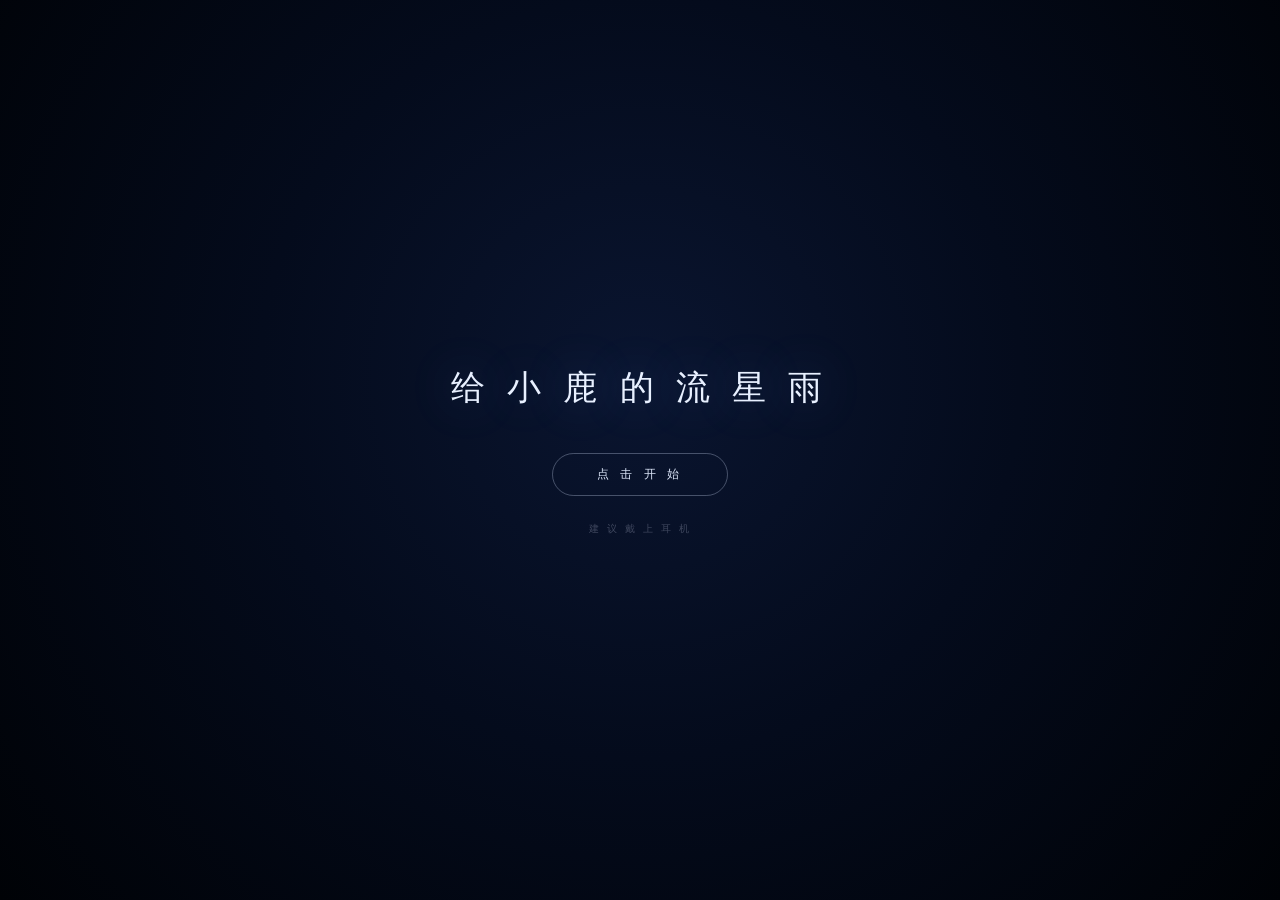
<file: index.html>
<!doctype html>
<html lang="zh-CN">
<head>
<meta charset="utf-8">
<meta name="viewport" content="width=device-width,initial-scale=1,viewport-fit=cover">
<title>给 小鹿 的流星雨</title>
<meta property="og:type" content="website">
<meta property="og:title" content="给小鹿的流星雨">
<meta property="og:description" content="愿你的十九岁，像这一刻流星一样闪耀。">
<meta property="og:image" content="https://liu-star897.github.io/og.png">
<meta property="og:image:width" content="1200">
<meta property="og:image:height" content="630">
<meta property="og:url" content="https://liu-star897.github.io/">
<meta name="twitter:card" content="summary_large_image">
<meta name="twitter:image" content="https://liu-star897.github.io/og.png">
<meta name="description" content="愿你的十九岁，像这一刻流星一样闪耀。">
<link rel="icon" href="data:image/svg+xml,%3Csvg xmlns='http://www.w3.org/2000/svg' viewBox='0 0 32 32'%3E%3Ctext y='24' font-size='24'%3E%E2%9C%A8%3C/text%3E%3C/svg%3E">
<style>
*{margin:0;padding:0;box-sizing:border-box}
html,body{height:100%;overflow:hidden;background:#000206}
body{font-family:-apple-system,"PingFang SC","Microsoft YaHei",sans-serif;color:#e8eaf2;-webkit-font-smoothing:antialiased}
#cv{position:fixed;inset:0;display:block;width:100%;height:100%}

/* ---------- 输入 ---------- */
#gate{
  position:fixed;inset:0;z-index:6;
  display:flex;flex-direction:column;align-items:center;justify-content:center;
  padding:24px;text-align:center;
  transition:opacity .9s ease,transform .9s ease;
}
#gate.gone{opacity:0;transform:scale(1.05);pointer-events:none}
.hint{font-size:12px;letter-spacing:.34em;color:#6f7b9c;margin-bottom:36px}
.field{position:relative;width:min(320px,80vw)}
#dob{
  width:100%;background:transparent;border:0;border-bottom:1px solid rgba(214,228,255,.22);
  color:#dce6ff;font-size:25px;letter-spacing:.16em;text-align:center;
  padding:12px 4px;outline:none;font-family:inherit;
  transition:border-color .45s,box-shadow .45s;
}
#dob::placeholder{color:#2f3752;letter-spacing:.14em;font-size:20px}
#dob:focus{border-color:rgba(214,228,255,.6);box-shadow:0 14px 44px -20px rgba(150,190,255,.55)}
#go{
  margin-top:38px;padding:11px 34px;border-radius:999px;cursor:pointer;
  background:transparent;border:1px solid rgba(214,228,255,.22);
  color:#c9d5ee;font-size:12px;letter-spacing:.3em;font-family:inherit;
  transition:.4s;
}
#go:hover{border-color:rgba(214,228,255,.55);background:rgba(214,228,255,.05)}
#err{height:20px;margin-top:16px;font-size:11px;color:#b06b6b;letter-spacing:.12em;opacity:0;transition:.35s}
#err.show{opacity:1}
.shake{animation:shake .45s}
@keyframes shake{
  0%,100%{transform:translateX(0)}20%{transform:translateX(-9px)}
  40%{transform:translateX(8px)}60%{transform:translateX(-5px)}80%{transform:translateX(3px)}
}
.forgot{margin-top:46px;font-size:11px;color:#2c3348;letter-spacing:.1em}
.forgot a{color:#4e5875;cursor:pointer;text-decoration:underline;text-underline-offset:4px}

/* ---------- 标题卡 ---------- */
#card{
  position:fixed;inset:0;z-index:4;
  display:flex;flex-direction:column;align-items:center;justify-content:center;
  padding:24px;text-align:center;
  opacity:0;pointer-events:none;
  transition:opacity 1.2s ease;
}
#card.on{opacity:1;pointer-events:none;transform:none}
#card.on #next{pointer-events:auto}
#card h1{
  font-family:"Songti SC","Noto Serif SC","STSong",Georgia,serif;
  font-weight:400;font-size:clamp(24px,5.8vw,54px);letter-spacing:.15em;
  color:#eaf1ff;margin-bottom:30px;
  text-shadow:0 0 60px rgba(130,175,255,.32);
}
#card .t1{font-size:clamp(13px,2.1vw,17px);letter-spacing:.12em;color:#c3d0ea;margin-bottom:14px}
#card .t2{font-size:clamp(12px,1.9vw,15px);letter-spacing:.12em;color:#9fb0cf;margin-bottom:44px}
#next{
  padding:12px 40px;border-radius:999px;cursor:pointer;font-family:inherit;
  background:transparent;border:1px solid rgba(214,228,255,.28);
  color:#dbe5f8;font-size:12px;letter-spacing:.3em;transition:.4s;
}
#next:hover{border-color:rgba(214,228,255,.65);background:rgba(214,228,255,.06);box-shadow:0 0 40px -12px rgba(150,190,255,.5)}
#card .tip{margin-top:18px;font-size:10px;letter-spacing:.24em;color:#3a4258}

/* 标题卡三段递进 */
#card .c1,#card .c2,#card .c3,#card .c4{
  opacity:0;transform:translateY(14px);
  transition:opacity 2s cubic-bezier(.22,.61,.36,1),transform 2s cubic-bezier(.22,.61,.36,1);
}
#card.st1 .c1{opacity:1;transform:none}
#card.st2 .c2{opacity:1;transform:none}
#card.st3 .c3,#card.st3 .c4{opacity:1;transform:none}

/* ---------- 结尾 ---------- */
#final{
  position:fixed;inset:0;z-index:5;pointer-events:none;
  display:flex;flex-direction:column;align-items:center;justify-content:flex-end;
  padding-bottom:13vh;
  opacity:0;transition:opacity 1.8s ease;
}
#final.on{opacity:1}
#final .sub{font-size:12px;letter-spacing:.42em;color:#8fa0c2;margin-bottom:12px}
#final .sub2{font-size:10px;letter-spacing:.3em;color:#4d5776}
#save{
  margin-top:24px;padding:10px 26px;border-radius:999px;cursor:pointer;font-family:inherit;
  background:transparent;border:1px solid rgba(214,228,255,.18);
  color:#93a4c6;font-size:11px;letter-spacing:.26em;
  opacity:0;pointer-events:none;
  transition:opacity 1s ease .12s,border-color .4s,color .4s,background .4s;
}
#final.on #save{opacity:1;pointer-events:auto}
#save:hover{border-color:rgba(214,228,255,.55);color:#dbe5f8;background:rgba(214,228,255,.05)}

#shot{
  position:fixed;inset:0;z-index:12;display:none;
  flex-direction:column;align-items:center;justify-content:center;gap:14px;
  padding:20px;background:rgba(2,4,10,.94);
}
#shot.on{display:flex}
#shot img{max-width:100%;max-height:74vh;border-radius:8px;box-shadow:0 26px 70px -24px #000;background:#000206}
#shot .shot-tip{font-size:11px;letter-spacing:.2em;color:#6f7b9c;text-align:center;line-height:2}
#shot .shot-go{
  margin-top:2px;padding:9px 26px;border-radius:999px;cursor:pointer;font-family:inherit;
  background:transparent;border:1px solid rgba(214,228,255,.24);color:#c9d5ee;
  font-size:11px;letter-spacing:.24em;transition:.35s;
}
#shot .shot-go:hover{border-color:rgba(214,228,255,.6);background:rgba(214,228,255,.06)}

#fade{position:fixed;inset:0;z-index:9;background:#000206;opacity:0;pointer-events:none;transition:opacity 1.9s ease}
#fade.on{opacity:1}

/* 主会场：嵌在同一个页面里切过来，音乐才能接着用户那次点击自己响 */
#hall{position:fixed;inset:0;width:100%;height:100%;border:0;background:#05070f;
      opacity:0;pointer-events:none;transition:opacity .9s ease;z-index:5}
#hall.on{opacity:1;pointer-events:auto}
#hmusic{position:fixed;right:max(14px,3vw);top:max(14px,3vh);width:42px;height:42px;
      border-radius:50%;display:none;align-items:center;justify-content:center;
      background:rgba(10,14,26,.6);border:1px solid rgba(255,206,150,.35);
      color:#ffdca8;font-size:17px;line-height:1;cursor:pointer;z-index:6;
      font-family:serif;-webkit-tap-highlight-color:transparent;
      transition:background .3s,border-color .3s,opacity .3s}
#hmusic:hover{background:rgba(30,20,10,.8);border-color:rgba(255,214,160,.7)}
#hmusic.on{display:flex}
#hmusic.muted{opacity:.45}
#skip{
  position:fixed;right:22px;bottom:20px;z-index:8;display:none;
  font-size:11px;letter-spacing:.22em;color:#39415a;cursor:pointer;padding:8px;
  transition:color .3s;
}
#skip:hover{color:#7d88a8}

/* ---------- 点击开始 ---------- */
#tap{
  position:fixed;inset:0;z-index:7;
  display:flex;flex-direction:column;align-items:center;justify-content:center;
  padding:24px;text-align:center;cursor:pointer;
  background:radial-gradient(circle at 50% 42%,#0a1530 0%,#040b1c 46%,#000206 100%);
  transition:opacity .9s ease;
}
#tap.gone{opacity:0;pointer-events:none}
.tap-t{
  font-family:"Songti SC","Noto Serif SC","STSong",Georgia,serif;
  font-weight:400;font-size:clamp(19px,4.4vw,34px);letter-spacing:.2em;
  color:#e8f0ff;margin-bottom:42px;text-shadow:0 0 50px rgba(130,175,255,.3);
}
.tap-b{
  padding:12px 44px;border-radius:999px;border:1px solid rgba(214,228,255,.3);
  color:#dbe5f8;font-size:12px;letter-spacing:.34em;transition:.4s;
}
#tap:hover .tap-b{border-color:rgba(214,228,255,.7);background:rgba(214,228,255,.07)}
.tap-s{margin-top:26px;font-size:10px;letter-spacing:.26em;color:#3f475e}

/* ---------- 可点的星 ---------- */
#stars{position:fixed;inset:0;z-index:3;pointer-events:none}
.wstar{
  position:absolute;width:72px;height:72px;margin:-36px 0 0 -36px;border-radius:50%;
  pointer-events:auto;cursor:pointer;
  opacity:0;transform:scale(.6);
  transition:opacity 1.6s ease, transform .9s cubic-bezier(.22,.61,.36,1);
}
.wstar.show{opacity:1;transform:scale(1)}
.wstar:hover{transform:scale(1.3)}
.wstar::before{
  content:"";position:absolute;inset:0;border-radius:50%;
  background:radial-gradient(circle,rgba(255,255,255,.85) 0%,rgba(200,226,255,.36) 17%,rgba(150,190,255,.09) 40%,rgba(150,190,255,0) 68%);
  animation:tw 3.8s ease-in-out infinite;
}
.wstar::after{
  content:"";position:absolute;left:50%;top:50%;width:3.6px;height:3.6px;margin:-1.8px 0 0 -1.8px;
  border-radius:50%;background:#fff;
  box-shadow:0 0 14px 4px rgba(208,230,255,.62);
}
@keyframes tw{0%,100%{opacity:.5}50%{opacity:1}}

/* 一直没被点开，就慢慢转暖黄，等人来碰 */
.wstar.warm::before{
  background:radial-gradient(circle,rgba(255,246,214,.92) 0%,rgba(255,216,146,.46) 18%,rgba(255,196,112,.11) 42%,rgba(255,186,96,0) 70%) !important;
  animation:tw 2.4s ease-in-out infinite;
}
.wstar.warm::after{
  background:#fff6dc;
  box-shadow:0 0 18px 6px rgba(255,206,132,.8);
}

/* ---------- 祝福卡 ---------- */
#wish{
  position:fixed;inset:0;z-index:7;display:flex;align-items:center;justify-content:center;
  padding:24px;background:rgba(1,4,12,.55);
  opacity:0;pointer-events:none;transition:opacity .55s ease;
}
#wish.on{opacity:1;pointer-events:auto}
.wish-card{
  width:min(520px,82vw);padding:44px 40px;border-radius:20px;
  background:rgba(6,11,24,.93);border:1px solid rgba(206,228,255,.18);
  box-shadow:0 34px 96px -34px rgba(80,130,220,.55);text-align:center;
  transform:translateY(10px) scale(.98);
  transition:transform .65s cubic-bezier(.22,.61,.36,1);
  backdrop-filter:blur(8px);
}
#wish.on .wish-card{transform:none}
#wish-text{font-size:clamp(15px,2.1vw,19px);line-height:2.05;letter-spacing:.05em;color:#e8f0ff}
.wish-tip{margin-top:24px;font-size:10px;letter-spacing:.26em;color:#485272}

/* ---------- 音乐 ---------- */
#music{
  position:fixed;right:22px;top:20px;z-index:8;width:42px;height:42px;border-radius:50%;
  display:none;align-items:center;justify-content:center;cursor:pointer;
  border:1px solid rgba(214,228,255,.18);background:rgba(10,18,36,.35);
  color:#8fa0c2;font-size:15px;line-height:1;font-family:inherit;
  backdrop-filter:blur(4px);transition:.45s;
}
#music:not(.on){animation:musicHint 3.4s ease-in-out infinite}
@keyframes musicHint{0%,100%{opacity:.5}50%{opacity:1}}
#music:hover{border-color:rgba(214,228,255,.5);color:#dbe5f8}
#music.on{color:#ffe6c2;border-color:rgba(255,220,170,.45);box-shadow:0 0 26px -8px rgba(255,215,160,.6)}
</style>
</head>
<body>
<canvas id="cv"></canvas>

<div id="tap">
  <p class="tap-t">给 小 鹿 的 流 星 雨</p>
  <div class="tap-b">点 击 开 始</div>
  <p class="tap-s">建 议 戴 上 耳 机</p>
</div>

<div id="gate">
  <p class="hint">请 输 入 一 个 日 期</p>
  <div class="field">
    <input id="dob" inputmode="numeric" autocomplete="off" spellcheck="false" placeholder="YYYY-MM-DD" maxlength="10">
  </div>
  <button id="go">进 入</button>
  <p id="err">再想想，不是这个日子</p>
  <p class="forgot">想不起来了？<a id="tip">给你一点提示</a></p>
</div>

<div id="card">
  <h1 class="c1">给 小 鹿 的 流 星 雨</h1>
  <p class="t1 c2">愿你的十九岁，像这一刻流星一样闪耀。</p>
  <p class="t2 c3">好事追着你，幸运围着你。</p>
  <button id="next" class="c4">继 续</button>
  <p class="tip c4">点 击 看 下 一 页</p>
</div>

<div id="final">
  <p class="sub" id="sub1"></p>
  <p class="sub2" id="sub2"></p>
  <button id="save">保 存 这 一 张</button>
</div>

<div id="shot">
  <img alt="这一张">
  <p class="shot-tip">长按图片可以保存到相册<br>电脑上就右键另存为</p>
  <button class="shot-go" id="shot-go">去 下 一 页 →</button>
</div>

<div id="stars">
  <span class="wstar" data-i="0" style="left:8%;top:13%"></span>
  <span class="wstar" data-i="1" style="left:38%;top:7%"></span>
  <span class="wstar" data-i="2" style="left:90%;top:16%"></span>
  <span class="wstar" data-i="3" style="left:66%;top:29%"></span>
  <span class="wstar" data-i="4" style="left:17%;top:72%"></span>
  <span class="wstar" data-i="5" style="left:88%;top:76%"></span>
</div>

<div id="wish">
  <div class="wish-card">
    <p id="wish-text"></p>
    <p class="wish-tip">点空白处关掉</p>
  </div>
</div>

<div id="fade"></div>
<div id="skip">跳 过 →</div>
<div id="music">♪</div>
<audio id="bgm" src="bgm/9-teen.mp3?v=3" preload="auto" loop playsinline></audio>
<iframe id="hall" src="home.html" title="夜市" allow="autoplay"></iframe>
<audio id="hallBgm" src="bgm/me-you-128.mp3" preload="auto" loop></audio>
<button id="hmusic" title="音乐">♪</button>

<script>
var CONFIG = {
  needCode: false,
  answer: "20071206",
  sub1: "2007.12.06",
  sub2: "生 日 快 乐 · 第 十 九 个 冬 天",
  home: "home.html",
  wishes: [
    "生日快乐，葛成璐。",
    "愿你所求皆有回应，所行皆有归处。",
    "这一年累了就停一停，没人催你。",
    "好事会一件一件追上你的。",
    "每一个认识你的人，都认为这是一件幸运的事。",
    "十九岁的冬天，也要天天开心。"
  ],
  WARP: 1.6,
  RAIN: 5.8,
  BURST: 23
};

(function(){
  var cv = document.getElementById("cv");
  var ctx = cv.getContext("2d", { alpha: false });
  var W = 0, H = 0, DPR = 1;
  var bgCv = null;

  var twinkle = [], warp = [], meteors = [], parts = [], trails = [];
  var phase = "init", tPhase = 0, lastMs = 0;
  var spawnAcc = 0;
  var hold = false;

  var RAD = Math.PI * 0.655;

  /* ---------- 尺寸与静态背景 ---------- */
  function resize(){
    DPR = Math.min(2, window.devicePixelRatio || 1);
    W = window.innerWidth; H = window.innerHeight;
    cv.width = Math.round(W * DPR);
    cv.height = Math.round(H * DPR);
    ctx.setTransform(DPR, 0, 0, DPR, 0, 0);
    buildBG();
    buildTwinkle();
  }

  function buildBG(){
    bgCv = document.createElement("canvas");
    bgCv.width = cv.width; bgCv.height = cv.height;
    var b = bgCv.getContext("2d");
    b.setTransform(DPR, 0, 0, DPR, 0, 0);

    var g = b.createRadialGradient(W * 0.52, H * 0.38, 0, W * 0.52, H * 0.38, Math.max(W, H) * 1.08);
    g.addColorStop(0, "#0a1530");
    g.addColorStop(0.42, "#040b1c");
    g.addColorStop(1, "#000206");
    b.fillStyle = g;
    b.fillRect(0, 0, W, H);

    /* 星云斑 */
    for (var k = 0; k < 3; k++){
      var nx = W * (0.2 + Math.random() * 0.6);
      var ny = H * (0.1 + Math.random() * 0.5);
      var nr = Math.max(W, H) * (0.18 + Math.random() * 0.22);
      var ng = b.createRadialGradient(nx, ny, 0, nx, ny, nr);
      ng.addColorStop(0, "rgba(70,96,180,0.055)");
      ng.addColorStop(0.55, "rgba(50,70,150,0.022)");
      ng.addColorStop(1, "rgba(20,30,80,0)");
      b.fillStyle = ng;
      b.fillRect(0, 0, W, H);
    }

    b.globalCompositeOperation = "lighter";

    /* 银河带 */
    var ax = W * 0.08, ay = -H * 0.08, bx = W * 1.02, by = H * 1.08;
    var ang = Math.atan2(by - ay, bx - ax);
    var px = Math.cos(ang + Math.PI / 2), py = Math.sin(ang + Math.PI / 2);
    var n = Math.min(2600, Math.round(W * H / 560));
    for (var i = 0; i < n; i++){
      var t = Math.random();
      var ox = (Math.random() + Math.random() + Math.random() + Math.random() - 2);
      var spread = 42 + Math.random() * 136;
      var x = ax + (bx - ax) * t + px * ox * spread + (Math.random() - .5) * 26;
      var y = ay + (by - ay) * t + py * ox * spread + (Math.random() - .5) * 26;
      var a = 0.016 + Math.random() * 0.085;
      b.beginPath();
      b.arc(x, y, 0.25 + Math.random() * 0.85, 0, 6.2832);
      b.fillStyle = "rgba(176,202,255," + a.toFixed(4) + ")";
      b.fill();
    }

    /* 远景星 */
    var ns = Math.min(1100, Math.round(W * H / 1250));
    for (var j = 0; j < ns; j++){
      var sx = Math.random() * W, sy = Math.random() * H;
      var sr = 0.3 + Math.pow(Math.random(), 3) * 1.5;
      var sa = 0.07 + Math.random() * 0.44;
      b.beginPath();
      b.arc(sx, sy, sr, 0, 6.2832);
      b.fillStyle = "rgba(212,228,255," + sa.toFixed(3) + ")";
      b.fill();
    }

    /* 亮星：光晕 + 十字光芒 */
    var nb = Math.round(Math.min(56, 22 + W * H / 30000));
    for (var q = 0; q < nb; q++){
      var qx = Math.random() * W, qy = Math.random() * H;
      var qr = 0.75 + Math.random() * 0.85;
      var qh = qr * (4.2 + Math.random() * 3.4);
      var hg = b.createRadialGradient(qx, qy, 0, qx, qy, qh);
      hg.addColorStop(0, "rgba(232,242,255,0.62)");
      hg.addColorStop(0.28, "rgba(200,220,255,0.2)");
      hg.addColorStop(1, "rgba(180,205,255,0)");
      b.fillStyle = hg;
      b.beginPath(); b.arc(qx, qy, qh, 0, 6.2832); b.fill();
      b.fillStyle = "rgba(244,250,255,0.95)";
      b.beginPath(); b.arc(qx, qy, qr, 0, 6.2832); b.fill();
      var cl = qr * (5 + Math.random() * 4);
      var cgx = b.createLinearGradient(qx - cl, qy, qx + cl, qy);
      cgx.addColorStop(0, "rgba(198,220,255,0)");
      cgx.addColorStop(0.5, "rgba(226,240,255,0.5)");
      cgx.addColorStop(1, "rgba(198,220,255,0)");
      b.fillStyle = cgx;
      b.fillRect(qx - cl, qy - 0.4, cl * 2, 0.8);
      var cgy = b.createLinearGradient(qx, qy - cl, qx, qy + cl);
      cgy.addColorStop(0, "rgba(198,220,255,0)");
      cgy.addColorStop(0.5, "rgba(226,240,255,0.5)");
      cgy.addColorStop(1, "rgba(198,220,255,0)");
      b.fillStyle = cgy;
      b.fillRect(qx - 0.4, qy - cl, 0.8, cl * 2);
    }
    b.globalCompositeOperation = "source-over";
  }

  function buildTwinkle(){
    twinkle = [];
    var n = Math.min(170, Math.round(W * H / 7500));
    for (var i = 0; i < n; i++){
      twinkle.push({
        x: Math.random() * W, y: Math.random() * H,
        r: 0.55 + Math.random() * 1.3,
        a: 0.26 + Math.random() * 0.6,
        s: 0.5 + Math.random() * 1.4,
        p: Math.random() * 6.2832
      });
    }
  }

  /* ---------- 文字取样 ---------- */
  function textPoints(lines, gap){
    var off = document.createElement("canvas");
    off.width = W; off.height = H;
    var o = off.getContext("2d");
    o.fillStyle = "#fff";
    o.textAlign = "center";
    o.textBaseline = "middle";
    for (var i = 0; i < lines.length; i++){
      var ln = lines[i];
      o.font = "400 " + ln.size + 'px "Songti SC","Noto Serif SC","STSong",Georgia,serif';
      o.fillText(ln.text, W / 2, H / 2 + ln.dy);
    }
    var data = o.getImageData(0, 0, W, H).data;
    var pts = [];
    for (var y = 0; y < H; y += gap){
      for (var x = 0; x < W; x += gap){
        if (data[(y * W + x) * 4 + 3] > 128) pts.push({ x: x, y: y });
      }
    }
    return pts;
  }

  /* ---------- 穿越 ---------- */
  function buildWarp(){
    warp = [];
    for (var i = 0; i < 340; i++){
      warp.push({
        a: Math.random() * 6.2832,
        r: Math.random() * Math.max(W, H) * 0.62 + 6,
        sp: 0.45 + Math.random() * 0.9,
        w: 0.5 + Math.random() * 1.1,
        al: 0.3 + Math.random() * 0.55
      });
    }
  }

  function drawWarp(dt, p){
    var cx = W * 0.5, cy = H * 0.46;
    var boost = 1 + Math.pow(p, 1.7) * 26;
    var lim = Math.max(W, H) * 1.25;
    var fade = p < 0.82 ? 1 : Math.max(0, (1 - p) / 0.18);
    ctx.save();
    ctx.globalCompositeOperation = "lighter";
    ctx.lineCap = "round";
    for (var i = 0; i < warp.length; i++){
      var s = warp[i];
      var pr = s.r;
      s.r += (s.r * 0.10 + 1.4) * s.sp * boost * dt;
      if (s.r > lim){ s.r = Math.random() * 16 + 3; pr = s.r; }
      var cos = Math.cos(s.a), sin = Math.sin(s.a);
      var x = cx + cos * s.r * 1.45, y = cy + sin * s.r;
      var px = cx + cos * pr * 1.45, py = cy + sin * pr;
      var len = Math.hypot(x - px, y - py);
      var a = Math.min(1, (s.r / 150)) * s.al * fade;
      if (len < 2){
        ctx.fillStyle = "rgba(226,238,255," + (a * 0.9).toFixed(3) + ")";
        ctx.beginPath(); ctx.arc(x, y, s.w * 0.9, 0, 6.2832); ctx.fill();
        continue;
      }
      var g = ctx.createLinearGradient(px, py, x, y);
      g.addColorStop(0, "rgba(190,214,255,0)");
      g.addColorStop(0.7, "rgba(206,226,255," + (a * 0.55).toFixed(3) + ")");
      g.addColorStop(1, "rgba(238,246,255," + a.toFixed(3) + ")");
      ctx.strokeStyle = g;
      ctx.lineWidth = s.w;
      ctx.beginPath(); ctx.moveTo(px, py); ctx.lineTo(x, y); ctx.stroke();
    }
    ctx.restore();
  }

  /* ---------- 流星 ---------- */
  function spawnMeteor(){
    var big = Math.random() < 0.05;
    var ang = RAD + (Math.random() - 0.5) * (big ? 0.5 : 0.3);
    var sp = (big ? 780 : 430) + Math.random() * (big ? 600 : 560);
    var x, y;
    var r0 = Math.random();
    if (r0 < 0.30){
      x = Math.random() * W * 1.18 - W * 0.06;
      y = Math.random() * H * 0.92;
    } else if (r0 < 0.78){
      x = Math.random() * (W * 1.25) - W * 0.1;
      y = -30 - Math.random() * H * 0.8;
    } else {
      x = W + 30 + Math.random() * 190;
      y = Math.random() * H * 0.8 - 40;
    }
    var pick = Math.random();
    var col = pick < 0.6 ? [232, 242, 255] : pick < 0.85 ? [206, 232, 255] : [255, 234, 204];
    meteors.push({
      x: x, y: y,
      vx: Math.cos(ang) * sp, vy: Math.sin(ang) * sp,
      len: (big ? 250 : 96) + Math.random() * (big ? 210 : 170),
      w: (big ? 1.8 : 0.95) + Math.random() * (big ? 0.8 : 0.6),
      a: (big ? 0.95 : 0.64) + Math.random() * (big ? 0.05 : 0.22),
      life: 1,
      age: 0,
      dec: (big ? 0.38 : 0.55) + Math.random() * (big ? 0.25 : 0.4),
      big: big, c: col
    });
  }

  function drawMeteors(dt){
    for (var i = meteors.length - 1; i >= 0; i--){
      var m = meteors[i];
      m.x += m.vx * dt; m.y += m.vy * dt;
      m.life -= m.dec * dt;
      m.age += dt;
      if (m.life <= 0 || m.y > H + 360 || m.x < -420){
        if (m.life <= 0 && m.big) trails.push({ x: m.x, y: m.y, vx: m.vx, vy: m.vy, len: m.len, a: 0.12, c: m.c });
        meteors.splice(i, 1);
        continue;
      }
      var sp = Math.hypot(m.vx, m.vy) || 1;
      var ux = m.vx / sp, uy = m.vy / sp;
      var L = m.len * (0.42 + 0.58 * m.life);
      var tx = m.x - ux * L, ty = m.y - uy * L;
      var al = m.a * Math.min(1, m.life * 2.2) * Math.min(1, m.age / 0.18);
      var c = m.c;
      var g = ctx.createLinearGradient(m.x, m.y, tx, ty);
      g.addColorStop(0, "rgba(" + c[0] + "," + c[1] + "," + c[2] + "," + al.toFixed(3) + ")");
      g.addColorStop(0.10, "rgba(" + c[0] + "," + c[1] + "," + c[2] + "," + (al * 0.55).toFixed(3) + ")");
      g.addColorStop(0.42, "rgba(" + c[0] + "," + c[1] + "," + c[2] + "," + (al * 0.24).toFixed(3) + ")");
      g.addColorStop(1, "rgba(" + c[0] + "," + c[1] + "," + c[2] + ",0)");
      ctx.strokeStyle = g;
      ctx.lineWidth = m.w;
      ctx.lineCap = "round";
      ctx.beginPath(); ctx.moveTo(m.x, m.y); ctx.lineTo(tx, ty); ctx.stroke();

      if (m.big){
        var hr = 10;
        var hg = ctx.createRadialGradient(m.x, m.y, 0, m.x, m.y, hr);
        hg.addColorStop(0, "rgba(255,255,255," + (al * 0.85).toFixed(3) + ")");
        hg.addColorStop(0.35, "rgba(206,232,255," + (al * 0.22).toFixed(3) + ")");
        hg.addColorStop(1, "rgba(170,205,255,0)");
        ctx.fillStyle = hg;
        ctx.beginPath(); ctx.arc(m.x, m.y, hr, 0, 6.2832); ctx.fill();
      } else {
        ctx.fillStyle = "rgba(240,247,255," + (al * 0.8).toFixed(3) + ")";
        ctx.beginPath(); ctx.arc(m.x, m.y, Math.max(0.5, m.w * 0.7), 0, 6.2832); ctx.fill();
      }
    }

    for (var k = trails.length - 1; k >= 0; k--){
      var tr = trails[k];
      tr.a -= dt * 0.09;
      if (tr.a <= 0){ trails.splice(k, 1); continue; }
      var s2 = Math.hypot(tr.vx, tr.vy) || 1;
      var ex = tr.x - tr.vx / s2 * tr.len, ey = tr.y - tr.vy / s2 * tr.len;
      var tg = ctx.createLinearGradient(tr.x, tr.y, ex, ey);
      tg.addColorStop(0, "rgba(" + tr.c[0] + "," + tr.c[1] + "," + tr.c[2] + "," + tr.a.toFixed(3) + ")");
      tg.addColorStop(1, "rgba(" + tr.c[0] + "," + tr.c[1] + "," + tr.c[2] + ",0)");
      ctx.strokeStyle = tg;
      ctx.lineWidth = 2.4;
      ctx.beginPath(); ctx.moveTo(tr.x, tr.y); ctx.lineTo(ex, ey); ctx.stroke();
    }
  }

  function rainRate(p){
    var s = Math.sin(Math.PI * Math.pow(Math.min(1, p), 0.8));
    return 6 + 68 * s;
  }

  function stepRain(dt, p){
    spawnAcc += rainRate(p) * dt;
    var guard = 0;
    while (spawnAcc >= 1 && guard++ < 70){
      spawnAcc -= 1;
      if (meteors.length < 560) spawnMeteor();
    }
  }

  /* ---------- 点阵汇聚 ---------- */
  var burstLeaving = false;
  function beginBurst(){
    phase = "burst"; tPhase = 0; burstLeaving = false;
    var w1 = Math.min(W * 0.105, H * 0.135, 112);
    var w2 = Math.min(W * 0.205, H * 0.26, 200);
    var lines = [
      { text: "生日快乐", size: w1, dy: -w2 * 0.60 },
      { text: "葛成璐", size: w2, dy: w2 * 0.47 }
    ];
    var gap = Math.max(3, Math.round(w2 / 50));
    var pts = textPoints(lines, gap);
    while (pts.length > 2400 && gap < 14){
      gap += 1;
      pts = textPoints(lines, gap);
    }

    if (!pts.length) pts = [{ x: W / 2, y: H / 2 }];
    for (var i = pts.length - 1; i > 0; i--){
      var k = Math.floor(Math.random() * (i + 1));
      var tmp = pts[i]; pts[i] = pts[k]; pts[k] = tmp;
    }
    var count = Math.min(pts.length, 2400);
    parts = [];
    for (var n = 0; n < count; n++){
      var edge = Math.random();
      var sx, sy;
      if (edge < 0.42){ sx = Math.random() * W; sy = -20 - Math.random() * 110; }
      else if (edge < 0.71){ sx = W + 20 + Math.random() * 110; sy = Math.random() * H; }
      else if (edge < 0.9){ sx = -20 - Math.random() * 110; sy = Math.random() * H; }
      else { sx = Math.random() * W; sy = H + 20 + Math.random() * 110; }
      parts.push({
        x: sx, y: sy, sx: sx, sy: sy,
        tx: pts[n].x, ty: pts[n].y,
        r: Math.random() * 1.25 + 0.45,
        d: Math.random() * 0.38
      });
    }
    if (navigator.vibrate) { try { navigator.vibrate(16); } catch (e) {} }

  }

  function easeOut(t){ return 1 - Math.pow(1 - t, 3); }

  /* ---------- 主循环 ---------- */
  function render(dt, now){
    ctx.drawImage(bgCv, 0, 0, W, H);

    ctx.save();
    ctx.globalCompositeOperation = "lighter";
    for (var i = 0; i < twinkle.length; i++){
      var s = twinkle[i];
      var al = s.a * (0.45 + 0.55 * (0.5 + 0.5 * Math.sin(now * s.s + s.p)));
      ctx.beginPath();
      ctx.arc(s.x, s.y, s.r, 0, 6.2832);
      ctx.fillStyle = "rgba(224,236,255," + al.toFixed(3) + ")";
      ctx.fill();
    }
    ctx.restore();

    if (phase === "warp"){
      var p = Math.min(1, tPhase / CONFIG.WARP);
      drawWarp(dt, p);
      if (p >= 1){ phase = "rain"; tPhase = 0; spawnAcc = 0; }
      return;
    }

    if (phase === "rain"){
      var p2 = Math.min(1, tPhase / CONFIG.RAIN);
      stepRain(dt, p2);
      drawMeteors(dt);
      if (p2 >= 1){
        phase = "card"; tPhase = 0;
        showCard();
        document.getElementById("skip").style.display = "block";
      }
      return;
    }

    if (phase === "card"){
      spawnAcc += 4.4 * dt;
      if (spawnAcc >= 1 && meteors.length < 170){ spawnAcc -= 1; spawnMeteor(); }
      drawMeteors(dt);
      return;
    }

    /* burst */
    spawnAcc += 2.4 * dt;
    if (spawnAcc >= 1 && meteors.length < 120){ spawnAcc -= 1; spawnMeteor(); }
    drawMeteors(dt);

    var bp = Math.min(1, tPhase / 2.0);
    ctx.save();
    ctx.globalCompositeOperation = "lighter";
    for (var j = 0; j < parts.length; j++){
      var it = parts[j];
      var prog = Math.max(0, Math.min(1, (bp - it.d) / (1 - it.d)));
      var e = easeOut(prog);
      var px = it.sx + (it.tx - it.sx) * e;
      var py = it.sy + (it.ty - it.sy) * e;
      if (prog <= 0) continue;
      var alpha = (0.25 + 0.62 * e);
      // 汇聚途中拉出短迹
      if (prog < 0.94){
        var tailX = it.sx + (it.tx - it.sx) * Math.max(0, e - 0.06);
        var tailY = it.sy + (it.ty - it.sy) * Math.max(0, e - 0.06);
        ctx.beginPath();
        ctx.moveTo(px, py); ctx.lineTo(tailX, tailY);
        ctx.strokeStyle = "rgba(226,236,255," + (alpha * 0.35).toFixed(3) + ")";
        ctx.lineWidth = it.r * 0.9;
        ctx.stroke();
      }
      ctx.beginPath();
      ctx.arc(px, py, it.r, 0, 6.2832);
      ctx.fillStyle = "rgba(" + (bp > 0.85 ? "255,244,222" : "214,230,255") + "," + alpha.toFixed(3) + ")";
      ctx.fill();
    }
    ctx.restore();

    if (tPhase > 2.1) document.getElementById("final").classList.add("on");
    /* 跳主会场前 2 秒开始把音乐淡掉（只触发一次，否则每帧重置就永远淡不完） */
    if (!hold && !burstLeaving && tPhase > CONFIG.BURST - 2){
      burstLeaving = true;
      stopBgm();
    }
    if (!hold && tPhase > CONFIG.BURST - 1.7){
      document.getElementById("fade").classList.add("on");
    }
    if (!hold && tPhase > CONFIG.BURST){ enterHall(); }
  }

  function loop(ms){
    var now = ms / 1000;
    var dt = lastMs ? Math.min(0.05, now - lastMs) : 0.016;
    lastMs = now;
    tPhase += dt;
    if (hallEntered) return;
    render(dt, now);
    requestAnimationFrame(loop);
  }

  /* ---------- 可点的星 ---------- */
  var wishEl = document.getElementById("wish");
  var wishTextEl = document.getElementById("wish-text");
  var wstarEls = Array.prototype.slice.call(document.querySelectorAll(".wstar"));

  wstarEls.forEach(function(el){
    el.addEventListener("click", function(ev){
      ev.stopPropagation();
      var i = parseInt(el.getAttribute("data-i"), 10) || 0;
      el.classList.remove("warm");
      wishTextEl.textContent = CONFIG.wishes[i % CONFIG.wishes.length];
      wishEl.classList.add("on");
      if (bgmEl && bgmEl.paused) playBgm();
    });
  });
  wishEl.addEventListener("click", function(){ wishEl.classList.remove("on"); });

  /* ---------- 背景音乐（本地 mp3） ---------- */
  var bgmEl = document.getElementById("bgm");
  var bgmTimer = null, bgmArmed = false, bgmStarted = false;


  function setBgmBtn(on){
    var btn = document.getElementById("music");
    if (!btn) return;
    if (on){ btn.classList.add("on"); btn.style.display = "flex"; }
    else { btn.classList.remove("on"); }
  }

  function fadeBgmTo(v, ms, pauseEnd){
    if (!bgmEl) return;
    if (bgmTimer) { clearInterval(bgmTimer); bgmTimer = null; }
    var from = bgmEl.volume, t0 = Date.now();
    bgmTimer = setInterval(function(){
      var k = Math.min(1, (Date.now() - t0) / ms);
      try { bgmEl.volume = Math.max(0, Math.min(1, from + (v - from) * k)); } catch (e) {}
      if (k >= 1){
        clearInterval(bgmTimer); bgmTimer = null;
        if (v <= 0.001 && pauseEnd !== false){ try { bgmEl.pause(); } catch (e) {} }
      }
    }, 50);
  }

  /* 浏览器会拦截无交互的自动播放：失败就等第一次点击/按键 */
  function armBgm(){
    if (bgmArmed) return;
    bgmArmed = true;
    var kick = function(){
      document.removeEventListener("pointerdown", kick);
      document.removeEventListener("touchstart", kick);
      document.removeEventListener("keydown", kick);
      bgmArmed = false;
      if (bgmEl && bgmEl.paused) playBgm();
    };
    document.addEventListener("pointerdown", kick);
    document.addEventListener("touchstart", kick);
    document.addEventListener("keydown", kick);
  }

  /* 直接从音乐第 3 秒开始放（前面那段不要）；先在静音状态下把它缓冲完，再出声 */
  var BGM_START = 3;
  function playBgm(){
    if (!bgmEl) return;
    bgmStarted = true;

    var seek = function(){
      try { if (bgmEl.currentTime < BGM_START - 0.1) bgmEl.currentTime = BGM_START; } catch (e) {}
    };
    if (bgmEl.readyState >= 1) seek();
    else bgmEl.addEventListener("loadedmetadata", seek, { once: true });
    try { bgmEl.volume = 0; } catch (e) {}
    var started = false;
    var begin = function(){
      if (started) return;
      started = true;
      setBgmBtn(true);
      waitBuffered();
    };
    var pr = null;
    try { pr = bgmEl.play(); } catch (e) {}
    if (pr && pr.then) pr.then(begin).catch(function(){ begin(); setBgmBtn(false); armBgm(); });
    else begin();
    /* play() 的 promise 有时会卡在缓冲里不 settle，别让它把后面的流程堵死 */
    setTimeout(begin, 600);
  }

  /* 只要往后够听十几秒就出声，最多等 3 秒；不追求整首缓冲完（浏览器本来就不会整首拉） */
  function waitBuffered(){
    var done = false, iv = 0;
    var reveal = function(){
      if (done) return;
      done = true;
      if (iv) clearInterval(iv);
      try { bgmEl.currentTime = BGM_START; } catch (e) {}
      if (bgmEl.paused){ var p = bgmEl.play(); if (p && p.catch) p.catch(function(){}); }
      fadeBgmTo(0.5, 1200);
    };
    iv = setInterval(function(){
      var d = 0, bf = 0, cur = 0;
      try {
        d = bgmEl.duration || 0;
        cur = bgmEl.currentTime || 0;
        if (bgmEl.buffered.length) bf = bgmEl.buffered.end(bgmEl.buffered.length - 1);
      } catch (e) {}
      /* 当前播放位置往后还有 10 秒余量就够起头了 */
      if (d > 0 && bf >= Math.min(d, cur + 10)) reveal();
    }, 150);
    setTimeout(reveal, 3000);
  }

  function stopBgm(){
    setBgmBtn(false);
    fadeBgmTo(0, 1500);
  }

  document.getElementById("music").addEventListener("click", function(){
    if (!bgmEl) return;
    if (bgmEl.paused) playBgm(); else stopBgm();
  });

  /* ---------- 标题卡三段递进 ---------- */
  var cardEl = document.getElementById("card");
  function showCard(){
    cardEl.classList.add("on");
    setTimeout(function(){ cardEl.classList.add("st1"); }, 300);
    setTimeout(function(){ cardEl.classList.add("st2"); }, 3300);
    setTimeout(function(){ cardEl.classList.add("st3"); }, 6300);
    /* 停一会儿如果一颗都没点，慢慢转暖提醒 */
    setTimeout(warmStars, 12000);
  }

  function warmStars(){
    wstarEls.forEach(function(el, i){
      setTimeout(function(){
        if (!el.classList.contains("warm")) el.classList.add("warm");
      }, i * 700);
    });
  }

  /* ---------- 主会场：同一个页面里切过去，音乐才能自己响 ---------- */
  var hallEntered = false, hallPlaying = false, hallRamp = null;

  function hallRampTo(v, ms){
    var a = document.getElementById("hallBgm");
    if (!a) return;
    if (hallRamp) clearInterval(hallRamp);
    var from = a.volume, steps = Math.max(1, Math.round(ms / 50)), i = 0;
    hallRamp = setInterval(function(){
      i++;
      try { a.volume = Math.min(1, Math.max(0, from + (v - from) * (i / steps))); } catch (e) {}
      if (i >= steps){ clearInterval(hallRamp); hallRamp = null; try { a.volume = v; } catch (e) {} }
    }, 50);
  }

  /* 在手势里先 play 一下再立刻暂停：Safari 要求逐个元素解锁 */
  function armHallBgm(){
    if (hallEntered) return;
    var a = document.getElementById("hallBgm");
    if (!a) return;
    try {
      a.volume = 0;
      var p = a.play();
      /* 解锁完马上按停；但如果这一刻主会场已经开始放了（enterHall 抢先），就别按了 */
      var back = function(){ if (hallEntered) return; try { a.pause(); a.currentTime = 0; a.volume = 0; } catch (e) {} };
      if (p && p.then) p.then(back).catch(function(){});
      else back();
    } catch (e) {}
  }

  function enterHall(){
    if (hallEntered) return;
    hallEntered = true;

    var hall = document.getElementById("hall");
    if (hall) hall.classList.add("on");

    var fade = document.getElementById("fade");
    if (fade) fade.classList.remove("on");

    var skipEl = document.getElementById("skip");
    if (skipEl) skipEl.style.display = "none";
    var mus = document.getElementById("music");
    if (mus) mus.style.display = "none";

    try { document.title = "给 葛成璐 的夜市"; } catch (e) {}

    var a = document.getElementById("hallBgm");
    var btn = document.getElementById("hmusic");
    if (a){
      try { a.currentTime = 0; } catch (e) {}
      try { a.volume = 0; } catch (e) {}
      var p = a.play();
      var ok = function(){
        hallPlaying = true;
        if (btn) btn.classList.add("on");
        hallRampTo(0.4, 1800);
      };
      if (p && p.then) p.then(ok).catch(function(){
        hallPlaying = false;
        /* 万一浏览器还是拦了：按钮照样露出来，别让人以为这页没音乐 */
        if (btn){ btn.classList.add("on"); btn.classList.add("muted"); btn.title = "点一下播放音乐"; }
      });
      else ok();
    }
  }

  (function(){
    var hb = document.getElementById("hmusic");
    if (!hb) return;
    hb.addEventListener("click", function(){
      var a = document.getElementById("hallBgm");
      if (!a) return;
      if (hallPlaying){
        a.pause(); hallPlaying = false; hb.classList.add("muted");
      } else {
        try { a.volume = 0; } catch (e) {}
        var p = a.play();
        var ok = function(){ hallPlaying = true; hb.classList.remove("muted"); hallRampTo(0.4, 900); };
        if (p && p.then) p.then(ok).catch(function(){}); else ok();
      }
    });
  })();

  /* ---------- 小游戏接管音乐：主会场先退场，回来再淡回来 ---------- */
  var hallParked = null;
  function hallDuck(){
    var a = document.getElementById("hallBgm");
    if (!a || hallParked) return;
    hallParked = { v: a.volume, was: !a.paused };
    try { console.log("[hall] duck was=" + hallParked.was); } catch (e) {}
    hallRampTo(0, 420);
    setTimeout(function(){
      if (hallParked && hallParked.was){ try { a.pause(); } catch (e) {} }
    }, 470);
  }
  function hallUnduck(){
    var a = document.getElementById("hallBgm");
    if (!hallParked || !a) return;
    var park = hallParked;
    hallParked = null;
    try { console.log("[hall] unduck was=" + park.was); } catch (e) {}
    if (!park.was) return;
    try { a.volume = 0; } catch (e) {}
    var go = function(){ hallRampTo(park.v, 900); };
    var p = null;
    try { p = a.play(); } catch (e) {}
    if (p && p.then) p.then(go).catch(function(){}); else go();
  }

  /* 小游戏会 postMessage 告诉我们它开始/停止放音乐 */
  function hallIframeInGame(){
    try {
      var h = document.getElementById("hall");
      return !!h && /game\.html/.test(h.contentWindow.location.pathname);
    } catch (e) { return false; }
  }
  window.addEventListener("message", function(e){
    var d = e.data;
    if (!d || typeof d !== "object" || !("dshGameBgm" in d)) return;
    /* 在游戏里关掉游戏音乐 = 此刻安静，别把主会场的曲子顶上来；等回到夜市再淡回来 */
    if (d.dshGameBgm === "on") hallDuck();
    else if (!hallIframeInGame()) hallUnduck();
  });

  /* 兜底：没收到消息时，看 iframe 现在停在哪一页 */
  (function(){
    var hall = document.getElementById("hall");
    if (!hall) return;
    var warm = false;
    function warmGameBgm(){
      if (warm) return;
      warm = true;
      try { var w = new Audio(); w.preload = "auto"; w.src = "bgm/fangcaodi.mp3?v=2"; } catch (e) {}
    }
    function sync(){
      var u = "";
      try { u = hall.contentWindow.location.pathname + hall.contentWindow.location.search; } catch (e) { return; }
      if (/game\.html/.test(u)) hallDuck(); else hallUnduck();
    }
    hall.addEventListener("load", sync);
    hall.addEventListener("load", function(){
      /* 主会场就位后，趁空把游戏的曲子先拉下来，点开就是即时的 */
      setTimeout(warmGameBgm, 2500);
      /* 在 iframe 里点「星星小游戏」的那一下就让它退，不等加载完 */
      try {
        var d = hall.contentDocument;
        if (!d || d.__bgmHooked) return;
        d.__bgmHooked = true;
        d.addEventListener("click", function(e){
          var t = e.target;
          while (t && t !== d){
            if (t.tagName === "A" && /game\.html/.test(t.getAttribute("href") || "")){ hallDuck(); return; }
            t = t.parentNode;
          }
        }, true);
      } catch (e) {}
    });
  })();

  /* ---------- 启动 ---------- */
  function startShow(){
    if (phase !== "gate" && phase !== "init") return;
    phase = "warp"; tPhase = 0;
    buildWarp();
    var gd = document.getElementById("gate");
    gd.classList.add("gone");
    setTimeout(function(){ gd.style.display = "none"; }, 900);
    document.getElementById("skip").style.display = "block";
    setTimeout(function(){
      wstarEls.forEach(function(el, i){
        setTimeout(function(){ el.classList.add("show"); }, i * 160);
      });
    }, 800);
  }

  document.getElementById("skip").addEventListener("click", function(){
    armHallBgm();
    enterHall();
  });

  /* ---------- 把点阵这一张存下来 ---------- */
  (function(){
    var saveBtn = document.getElementById("save");
    var shotEl = document.getElementById("shot");
    var shotImg = shotEl.querySelector("img");
    var shotGo = document.getElementById("shot-go");
    if (!saveBtn || !shotEl || !shotImg) return;

    /* 存下来的图里补上日期（网页上那两行是 DOM，画布上没有） */
    function spacedText(t, str, cx, cy, size, spacing, color){
      t.font = size + 'px -apple-system,"PingFang SC","Microsoft YaHei",sans-serif';
      t.textAlign = "left";
      t.textBaseline = "middle";
      var ws = [], total = 0, i;
      for (i = 0; i < str.length; i++){ ws.push(t.measureText(str[i]).width); total += ws[i]; }
      total += spacing * Math.max(0, str.length - 1);
      var x = cx - total / 2;
      t.fillStyle = color;
      for (i = 0; i < str.length; i++){ t.fillText(str[i], x, cy); x += ws[i] + spacing; }
    }

    function shotUrl(){
      var tmp = document.createElement("canvas");
      tmp.width = cv.width; tmp.height = cv.height;
      var t = tmp.getContext("2d");
      t.drawImage(cv, 0, 0);
      t.setTransform(DPR, 0, 0, DPR, 0, 0);
      spacedText(t, CONFIG.sub1, W / 2, H * 0.775, 15, 6.2, "rgba(152,168,200,0.95)");
      spacedText(t, "生日快乐 · 第十九个冬天", W / 2, H * 0.822, 10.5, 3.4, "rgba(92,104,138,0.95)");
      return tmp.toDataURL("image/png");
    }

    saveBtn.addEventListener("click", function(ev){
      ev.stopPropagation();
      var url;
      try { url = shotUrl(); } catch (e) { return; }
      shotImg.src = url;
      hold = true;
      document.getElementById("fade").classList.remove("on");
      shotEl.classList.add("on");
    });

    shotEl.addEventListener("click", function(ev){
      if (ev.target === shotEl) shotEl.classList.remove("on");
    });

    if (shotGo) shotGo.addEventListener("click", function(ev){
      ev.stopPropagation();
      armHallBgm();
      enterHall();
    });
  })();

  document.getElementById("next").addEventListener("click", function(){
    if (phase !== "card") return;
    wishEl.classList.remove("on");
    if (bgmEl && bgmEl.paused) playBgm();
    document.getElementById("card").classList.remove("on");
    setTimeout(function(){
      document.getElementById("card").style.display = "none";
      beginBurst();
    }, 1000);
  });

  var inp = document.getElementById("dob");
  var err = document.getElementById("err");

  inp.addEventListener("input", function(){
    var v = inp.value.replace(/\D/g, "").slice(0, 8);
    var out = v;
    if (v.length > 4) out = v.slice(0, 4) + "-" + v.slice(4);
    if (v.length > 6) out = v.slice(0, 4) + "-" + v.slice(4, 6) + "-" + v.slice(6);
    inp.value = out;
    err.classList.remove("show");
  });

  function submit(){
    var v = inp.value.replace(/\D/g, "");
    if (v === CONFIG.answer){
      startShow();
    } else {
      err.classList.add("show");
      inp.classList.remove("shake");
      void inp.offsetWidth;
      inp.classList.add("shake");
    }
  }

  document.getElementById("go").addEventListener("click", submit);
  inp.addEventListener("keydown", function(e){ if (e.key === "Enter") submit(); });
  document.getElementById("tip").addEventListener("click", function(){
    document.getElementById("tip").textContent = "2007 年的那个冬天";
  });

  document.getElementById("sub1").textContent = CONFIG.sub1;
  document.getElementById("sub2").textContent = CONFIG.sub2;

  window.addEventListener("resize", resize);
  resize();

  var tapEl = document.getElementById("tap");
  if (tapEl){
    tapEl.addEventListener("click", function(){
      if (tapEl.classList.contains("gone")) return;
      tapEl.classList.add("gone");
      setTimeout(function(){ tapEl.style.display = "none"; }, 950);
      /* 必须在这个点击里立刻起播：晚几秒再播放，浏览器会当成自动播放给拦掉 */
      playBgm();
      /* 同一个手势里顺手把主会场那首也解锁，等下切过去才会自己响 */
      armHallBgm();
      startShow();
    });
  }

  if (CONFIG.needCode){
    phase = "gate";
    tapEl.style.display = "none";
    document.getElementById("skip").style.display = "none";
  } else if (!CONFIG.autoStart){
    phase = "gate";
    tapEl.style.display = "flex";
    document.getElementById("gate").style.display = "none";
    document.getElementById("skip").style.display = "none";
  } else {
    document.getElementById("gate").style.display = "none";
    phase = "init";
    setTimeout(startShow, 320);
  }

  requestAnimationFrame(loop);
})();
</script>
</body>
</html>
</file>
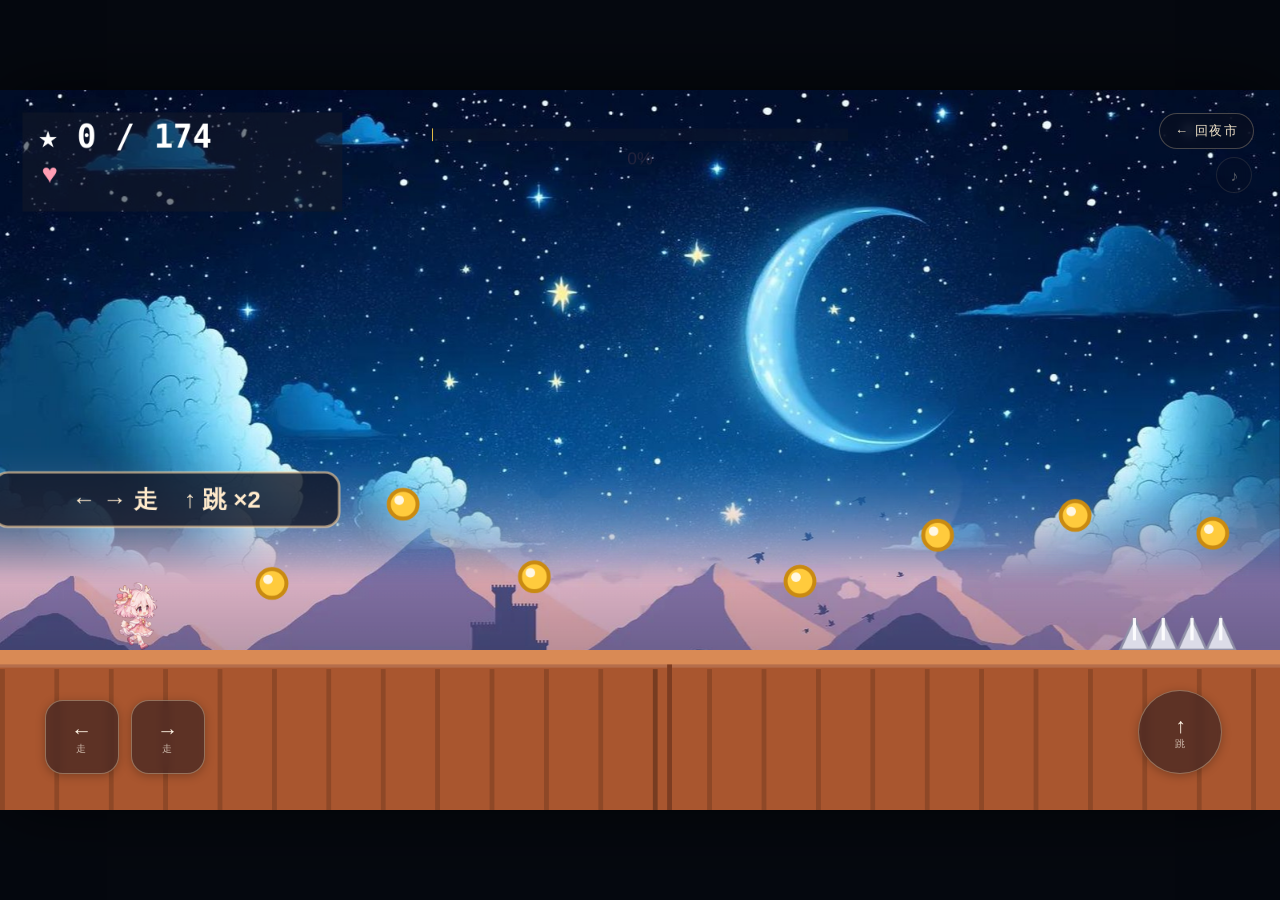
<file: game.html>
<!doctype html>
<html lang="zh-CN">
<head>
<meta charset="utf-8">
<meta name="viewport" content="width=device-width,initial-scale=1,viewport-fit=cover">
<title>星星小游戏</title>
<style>
  *{box-sizing:border-box;margin:0;padding:0;-webkit-tap-highlight-color:transparent}
  html,body{height:100%;overflow:hidden;background:#05080f}
  body{display:flex;align-items:center;justify-content:center;
       font-family:-apple-system,"PingFang SC","Microsoft YaHei",sans-serif;color:#e8eefc}
  #box{position:relative;width:min(100vw,calc(100vh*16/9));height:min(100vh,calc(100vw*9/16));
       background:#0a1020;overflow:hidden;box-shadow:0 0 70px rgba(0,0,0,.65)}
  /* 夜空交给 CSS 图层：由 GPU 合成，比每帧在 canvas 里贴一张大图便宜得多 */
  #sky{position:absolute;inset:0;z-index:0;
       background-image:url("img/bg-sky.jpg?v=3");
       background-size:cover;background-position:center 42%;
       will-change:transform;transform:translateZ(0)}
  /* 山脊单独一层：横向拉满、底部贴住地面，用 background-repeat 循环 */
  #ridge{position:absolute;left:0;right:0;bottom:6%;height:46%;z-index:0;
         background-image:url("img/bg-far.png?v=3");
         background-size:auto 100%;background-repeat:repeat-x;background-color:transparent;
         background-position:0 100%;
         will-change:transform;transform:translateZ(0);
         -webkit-mask-image:linear-gradient(to bottom,rgba(0,0,0,0) 0%,#000 42%);
                 mask-image:linear-gradient(to bottom,rgba(0,0,0,0) 0%,#000 42%)}
  canvas{display:block;width:100%;height:100%;touch-action:none}
  .back{position:absolute;right:2%;top:3.2%;font-size:13px;letter-spacing:.12em;color:#f0e2c8;
        text-decoration:none;padding:8px 15px;border:1px solid rgba(240,220,180,.28);
        border-radius:999px;background:rgba(10,14,26,.5);backdrop-filter:blur(6px);z-index:6}
  .back:active{background:rgba(240,220,180,.16)}
  .mbtn{position:absolute;right:calc(2% + 2px);top:calc(3.2% + 44px);width:36px;height:36px;
        display:flex;align-items:center;justify-content:center;font-size:15px;line-height:1;
        color:#f0e2c8;background:rgba(10,14,26,.5);border:1px solid rgba(240,220,180,.28);
        border-radius:50%;backdrop-filter:blur(6px);z-index:6;cursor:pointer;
        transition:opacity .25s,color .25s,background .2s}
  .mbtn:active{background:rgba(240,220,180,.16)}
  .mbtn.off{opacity:.4}
  #pads{position:absolute;inset:0;pointer-events:none;z-index:5;transition:opacity .3s}
  #pads.hide{opacity:0;pointer-events:none}
  .pad{position:absolute;bottom:5%;width:clamp(54px,8.4vh,74px);height:clamp(54px,8.4vh,74px);
       display:flex;flex-direction:column;align-items:center;justify-content:center;
       font-size:21px;line-height:1;color:#fff6e6;
       background:rgba(18,14,28,.5);border:1px solid rgba(255,236,200,.34);
       border-radius:18px;backdrop-filter:blur(4px);pointer-events:auto;
       user-select:none;-webkit-user-select:none;touch-action:none;
       box-shadow:0 2px 10px rgba(0,0,0,.25);
       transition:transform .07s,background .1s}
  .pad i{font-style:normal;font-size:9.5px;opacity:.68;margin-top:3px;letter-spacing:.12em}
  .pad.on{background:rgba(255,206,140,.5);transform:scale(.93)}
  .pad.l{left:3.5%}
  .pad.r{left:calc(3.5% + clamp(54px,8.4vh,74px) + 12px)}
  .pad.j{right:4.5%;width:clamp(62px,9.6vh,84px);height:clamp(62px,9.6vh,84px);border-radius:50%}
  /* ---------- 通关奖励卡片 ---------- */
  #reward{position:absolute;left:50%;top:50%;transform:translate(-50%,-50%) scale(.97);
          width:min(76%,392px);text-align:center;z-index:7;opacity:0;pointer-events:none;
          transition:opacity .35s,transform .35s}
  #reward.on{opacity:1;pointer-events:auto;transform:translate(-50%,-50%) scale(1)}
  #reward h2{margin:0;font-size:clamp(21px,4.2vh,33px);color:#7a5a3a;letter-spacing:.16em;font-weight:700}
  #reward .stars{margin:9px 0 16px;font-size:clamp(11px,1.7vh,14px);color:#9a7a58}
  #reward .card{padding:16px 16px 14px;border-radius:16px;background:rgba(255,255,255,.95);
                border:1.5px solid #f0c987;box-shadow:0 14px 34px rgba(90,60,30,.16)}
  #reward .card b{display:block;font-size:clamp(14px,2vh,18px);color:#e09a4e;letter-spacing:.12em}
  #reward .card p{margin:8px 0 13px;font-size:clamp(11px,1.65vh,13.5px);color:#a9886a;line-height:1.55}
  #reward .dl{display:inline-block;padding:11px 22px;border-radius:999px;border:0;font-family:inherit;cursor:pointer;
               background:linear-gradient(180deg,#f5b673,#e8944a);color:#fff;text-decoration:none;
               font-size:clamp(12px,1.8vh,14.5px);letter-spacing:.05em;
               box-shadow:0 5px 14px rgba(224,140,60,.32);transition:transform .08s}
  #reward .dl:active{transform:translateY(1px)}
  #reward .dl[disabled]{opacity:.65;cursor:default}
  #reward .sz{display:block;margin-top:9px;font-size:10.5px;color:#c0a68e;line-height:1.5}
  #reward .again{display:block;margin-top:14px;font-size:11.5px;color:rgba(120,90,60,.6)}
</style>
</head>
<body>
<div id="box">
  <a class="back" href="home.html">← 回夜市</a>
  <button class="mbtn" id="mbtn" title="点一下关掉音乐">♪</button>
  <audio id="gameBgm" src="bgm/fangcaodi.mp3?v=2" loop preload="auto" playsinline></audio>
  <div id="sky"></div>
  <div id="ridge"></div>
  <canvas id="cv" style="position:relative;z-index:1"></canvas>
  <div id="reward">
    <h2>你 到 了</h2>
    <div class="stars">一路收下 <span id="rwStars">0</span> / <span id="rwTotal">0</span> 颗星</div>
    <div class="card">
      <b>奖 励</b>
      <p>一份小游戏：《植物大战僵尸》中文版<br>带回家慢慢玩</p>
      <a class="dl" id="dlBtn" href="dl/PvZ-CN.zip" download="植物大战僵尸中文版.zip">下载 · 解压就能玩</a>
      <span class="sz" id="dlNote">32 MB · 存到浏览器的「下载」文件夹</span>
    </div>
    <span class="again">点空白处或按 ↑，再跑一遍</span>
  </div>
  <div id="pads">
    <div class="pad l" data-k="left">←<i>走</i></div>
    <div class="pad r" data-k="right">→<i>走</i></div>
    <div class="pad j" data-k="jump">↑<i>跳</i></div>
  </div>
</div>

<script>
(function(){
"use strict";

/* ==========================================================
   想改这个游戏，基本只动这两块
   ========================================================== */
var CONFIG = {
  gravity: 2400,     // 重力，越大掉得越快、跳得越低
  jump: -780,        // 起跳力度，越负跳得越高
  jumpCut: -260,
  walk: 300,         // 按住方向键走的速度（px/秒）
  clampL: 40,        // 最左边能退到哪
  fallDeath: 720,
  startLives: 1      // 初始几条命（有检查点和加血，所以从一条开始）
};

var LEVEL = {
  len: 36000,        // 整条路多长：36000 ÷ 300 = 120 秒，加上跳障碍约 3 分钟
  cpCount: 3,        // 中途检查点数量
  castle: "奖 励",   // 城堡门口显示的字
  rewardTitle: "奖 励",
  rewardText: "（这里要放的东西，等你说）"
};

/* ==========================================================
   引擎
   ========================================================== */
var cv = document.getElementById("cv");
var ctx = cv.getContext("2d");
var W = 800, H = 450;
var FLOOR = 350;           // 基准地面高度
var LEN = LEVEL.len;

function fit(){
  /* 至少按 2 倍画：画布逻辑尺寸只有 800x450，立绘缩到那个尺寸会糊，
     提高后备缓冲分辨率后同样的绘制单位有更多实际像素 */
  var dpr = Math.max(2, Math.min(window.devicePixelRatio || 1, 2));
  cv.width = Math.round(W * dpr);
  cv.height = Math.round(H * dpr);
  ctx.setTransform(dpr, 0, 0, dpr, 0, 0);
  /* 立绘是缩小的，开平滑才不会碎成马赛克 */
  ctx.imageSmoothingEnabled = true;
  ctx.imageSmoothingQuality = "high";
}
fit();
window.addEventListener("resize", fit);

var playerImg = new Image();
var hasPlayerImg = false;
playerImg.onload = function(){ hasPlayerImg = true; };
playerImg.src = "img/player.png";

/* 天花板贴图：往 img/ceiling.png 里放一张图就会自动替换掉代码画的那套
   （宽度会被横向平铺，高度按 40px 算） */
var ceilImg = new Image();
var hasCeilImg = false;
ceilImg.onload = function(){ hasCeilImg = true; };
ceilImg.src = "img/ceiling.png?v=1";

/* 道具贴图：img/item-life.png / img/item-shield.png 放进去就替换掉代码画的那版 */
var lifeImg = new Image();
var hasLifeImg = false;
lifeImg.onload = function(){ hasLifeImg = true; };
lifeImg.src = "img/item-life.png?v=1";
var shieldImg = new Image();
var hasShieldImg = false;
shieldImg.onload = function(){ hasShieldImg = true; };
shieldImg.src = "img/item-shield.png?v=1";

/* ---------- 贴图槽位：文件放进去就自动替换掉代码画的版本 ---------- */
function slot(src){
  var im = new Image();
  im.ok = false;
  im.onload = function(){ im.ok = true; };
  im.src = src;
  return im;
}
var bgSkyImg = slot("img/bg-sky.jpg");    /* 最远层：夜空 / 星月 */

/* 三张环境贴图：放进去就自动替换掉代码画的渐变，没放就还走渐变（不会白屏）。
   都会按【世界坐标】横向平铺，竖向按要填的高度拉伸。 */
var ugImg = slot("img/underground.png?v=1");   /* 坑 / 地下剖面 */
var waterImg = slot("img/water.png?v=1");      /* 河海面（图里只有水，从水面线往下） */
var cloudSeaImg = slot("img/cloudsea.png?v=1"); /* 天空浮岛脚下的夜空云海 */

var cloudImg = slot("img/cloud.png");     /* 云台（横向拉伸到平台宽度） */
var mobImgs = {
  walk:  slot("img/mob-walk.png"),        /* 红蘑菇：普通巡逻 */
  hop:   slot("img/mob-hop.png"),         /* 橙蘑菇：跳跳菇 */
  armor: slot("img/mob-armor.png"),       /* 铁蘑菇：要踩两下 */
  fly:   slot("img/mob-fly.png")          /* 紫蘑菇：飞行 */
};

/* ---------- 生成整条路：由一块块有高差的地形拼起来 ---------- */
function genWorld(){
  var O = { segs: [], spikes: [], gears: [], plats: [], coins: [], cps: [], enemies: [], items: [], seas: [], sky: [],
            ceil: [], hangs: [], airs: [], end: LEN, endY: FLOOR };
  var x = 0, y = FLOOR, i = 1;
  var lastT = -1;
  var POOL = [0, 1, 2, 3, 4, 5, 6, 7, 8, 9, 11, 12, 13, 14, 15, 15, 16, 16, 17, 17];

  function clampY(v){ return Math.max(FLOOR - 132, Math.min(FLOOR + 58, v)); }

  function pickT(){
    var avail = [];
    for (var k = 0; k < POOL.length; k++) if (POOL[k] !== lastT) avail.push(POOL[k]);
    if (!avail.length) avail = POOL.slice();
    var idx = Math.floor(Math.random() * avail.length);
    lastT = avail[idx];
    return lastT;
  }
  function sg(a, b, yy){ O.segs.push({ x0: a, x1: b, y: yy }); }
  /* 生成阶段的“地面高度”：和运行期的 groundYAt 一样，斜坡按线性插值 */
  function segYat(x){
    for (var k = 0; k < O.segs.length; k++){
      var s = O.segs[k];
      if (x >= s.x0 && x < s.x1){
        if (!s.slope) return s.y;
        var kk = (x - s.x0) / (s.x1 - s.x0);
        return s.y0 + (s.y - s.y0) * kk;
      }
    }
    return null;
  }
  /* 在 a..b 之间从 y0 平滑过渡到 y1：一整段真正的斜坡（高度随 x 线性插值），
     不再用一串小台阶去凑——看着是坡，走起来也是坡 */
  function ramp(a, b, y0, y1){
    O.segs.push({ x0: a, x1: b, y: y1, y0: y0, slope: true });
    return b;
  }
  function cn(cx, cy){ O.coins.push({ x: cx, y: cy }); }
  function arc(x0, n, gap, yy){
    for (var k = 0; k < n; k++){
      var t = n > 1 ? k / (n - 1) : 0.5;
      cn(x0 + k * gap, yy - 42 - Math.sin(t * Math.PI) * 46);
    }
  }
  /* kind: "walk" 普通 | "hop" 跳跳菇 | "armor" 铁头菇(踩不死) | "fly" 飞行菇(悬空) */
  function foe(cx, gy, half, kind){
    var h = half || 110;
    /* 用脚下真实地面兜底：敌人有时候被放在斜坡上，别让它一开始就陷进土里 */
    var gl = segYat(cx + 14);
    if (gl !== null) gy = gl;
    var k = kind || "walk";
    var e = { x: cx, x0: cx - h, x1: cx + h, y: gy - 28, w: 28, h: 28,
              dir: -1, dead: false, kind: k, t: Math.random() * 2, vy: 0 };
    if (k === "fly"){
      /* 飞行菇：悬在地面上方 92，上下轻轻起伏 */
      e.flyBase = gy - 120;
      e.y = e.flyBase;
      e.flyAmp = 14;
      e.fixedY = e.flyBase;
    }
    if (k === "armor") e.w = 30, e.h = 30;
    O.enemies.push(e);
  }
  function item(kind, cx, gy, lift){
    O.items.push({ type: kind, x: cx, y: gy - lift, w: 36, h: 26, got: false, anim: 0 });
  }

  /* 起步：一小段平地当缓冲，走两步就开始上台阶 */
  sg(0, 420, FLOOR);
  arc(170, 3, 82, FLOOR);
  x = 420;

  while (x < LEN - 2800){
    var t = pickT();
    var w = 800;
    var yStart = y;

    if (t === 0){
      /* 平地 + 两只怪，错开 */
      w = 900;
      sg(x, x + w, y);
      arc(x + 110, 5, 86, y);
      foe(x + 520, y);
      foe(x + 790, y, 90, "hop");

    } else if (t === 1){
      /* 三级上台阶 */
      w = 800;
      var ya = clampY(y - 42), yb = clampY(y - 84);
      sg(x, x + 240, y);
      sg(x + 240, x + 500, ya);
      sg(x + 500, x + w, yb);
      cn(x + 310, ya - 46); cn(x + 410, ya - 46);
      cn(x + 570, yb - 46); cn(x + 660, yb - 46);
      y = yb;

    } else if (t === 2){
      /* 高台：一上一下就下来 */
      w = 940;
      var yp = clampY(y - 50);
      sg(x, x + 200, y);
      var r1 = ramp(x + 200, x + 480, y, yp);
      sg(r1, x + 700, yp);
      var r2 = ramp(x + 700, x + w, yp, y);
      arc(x + 330, 4, 92, yp);
      foe(x + 610, yp, 80);

    } else if (t === 3){
      /* 深坑 + 一块固定木板 */
      w = 900;
      var yq = clampY(y + 28);
      sg(x, x + 280, y);
      var r1 = ramp(x + 580, x + 810, y, yq);
      sg(r1, x + w, yq);
      O.plats.push({ x: x + 320, y: y - 84, w: 160, span: 0, sp: 0, ph: 0, kind: "wood" });
      cn(x + 400, y - 142);
      y = yq;

    } else if (t === 4){
      /* 齿轮区：齿轮和尖刺隔开 380 */
      w = 860;
      sg(x, x + w, y);
      O.gears.push({ x: x + 300, y: y - 34, r: 20, span: 0, sp: 0, ph: 0 });
      O.gears.push({ x: x + 470, y: y - 34, r: 17, span: 80, sp: 0.9, ph: i });
      O.spikes.push({ x: x + 700, n: 2 });
      foe(x + 560, y, 70, "fly");
      arc(x + 100, 3, 80, y);

    } else if (t === 5){
      /* 弹簧段：弹簧上面吊着一排很高的币 */
      w = 840;
      sg(x, x + w, y);
      O.items.push({ type: "spring", x: x + 410, y: y - 34, w: 36, h: 34, got: false, anim: 0 });
      for (var sp = 0; sp < 5; sp++) cn(x + 320 + sp * 58, y - 215);
      arc(x + 60, 3, 80, y);

    } else if (t === 6){
      /* 下沉的谷：走下去再走上来 */
      w = 1080;
      var yv = clampY(y + 46);
      sg(x, x + 240, y);
      var r1 = ramp(x + 240, x + 570, y, yv);
      sg(r1, x + 800, yv);
      var r2 = ramp(x + 800, x + w, yv, y);
      foe(x + 430, yv, 100);
      foe(x + 640, yv, 80, "armor");
      for (var v = 0; v < 5; v++) cn(x + 300 + v * 80, yv - 48);

    } else if (t === 7){
      /* 小坑：一跳就过 */
      w = 720;
      sg(x, x + 250, y);
      sg(x + 390, x + w, y);
      cn(x + 320, y - 112);
      cn(x + 250, y - 66);
      cn(x + 390, y - 66);

    } else if (t === 8){
      /* 三级下台阶 */
      w = 800;
      var yd = clampY(y + 42), ye = clampY(y + 84);
      sg(x, x + 240, y);
      sg(x + 240, x + 500, yd);
      sg(x + 500, x + w, ye);
      arc(x + 300, 3, 80, yd);
      y = ye;

    } else if (t === 12){
      /* 天空浮岛：弹簧弹上云路。云台之间间距短、落差小（低处往高处也好跳），
         中间长的一条云路和地面上一样有小怪在巡逻 */
      w = 1760;
      sg(x, x + 240, y);
      sg(x + 1580, x + w, y);
      /* 这一段底下不接土，是空的云海；记下来，drawFloor 别拿紫色岩体去填 */
      O.sky.push({ x0: x + 240, x1: x + 1580 });
      O.items.push({ type: "spring", x: x + 190, y: y - 34, w: 40, h: 34, got: false, anim: 0 });
      var cl = [
        { x: x + 380,  y: y - 118, w: 170 },
        { x: x + 620,  y: y - 158, w: 150 },
        { x: x + 840,  y: y - 118, w: 300 },
        { x: x + 1200, y: y - 158, w: 150 },
        { x: x + 1420, y: y - 118, w: 150 }
      ];
      for (var cc = 0; cc < cl.length; cc++){
        var c0 = cl[cc];
        O.plats.push({ x: c0.x, y: c0.y, w: c0.w, span: 0, sp: 0, ph: 0, kind: "cloud" });
        cn(c0.x + 30, c0.y - 44);
        cn(c0.x + c0.w - 30, c0.y - 44);
        if (c0.w >= 280){
          /* t 一定要给：undefined += dt 会变成 NaN，drawEnemies 里 translate 到 NaN 上，
             整只怪一帧都画不出来——人却在云路上被它撞死，看起来就是"看不见的怪" */
          O.enemies.push({ x: c0.x + c0.w * 0.5, x0: c0.x + 44, x1: c0.x + c0.w - 44,
                           y: c0.y - 28, w: 28, h: 28, dir: -1, dead: false,
                           kind: "walk", t: 0, vy: 0, fixedY: c0.y - 28 });
        }
      }
      cn(x + 90, y - 48);
      cn(x + 1640, y - 48);

    } else if (t === 11){
      /* 陷阱密集带：刺和齿轮交替，要跳着过 */
      w = 900;
      sg(x, x + w, y);
      O.spikes.push({ x: x + 190, n: 3 });
      O.gears.push({ x: x + 450, y: y - 34, r: 19, span: 0, sp: 0, ph: i });
      O.spikes.push({ x: x + 610, n: 4 });
      O.gears.push({ x: x + 790, y: y - 30, r: 16, span: 70, sp: 1.1, ph: i });
      cn(x + 330, y - 46);
      cn(x + 690, y - 46);

    } else if (t === 13){
      /* 海洋：一段比陆地低的海面，海里有几块分散的可以踩的石块 */
      w = 1630;
      sg(x, x + 240, y);
      var wy = y + 40;
      var r1 = ramp(x + 240, x + 570, y, wy);
      O.seas.push({ x0: x + 570, x1: x + 1100, wy: wy });
      var rocks = [x + 650, x + 830, x + 1010];
      for (var rk = 0; rk < 3; rk++){
        O.plats.push({ x: rocks[rk], y: wy - 12, w: 70, span: 0, sp: 0, ph: 0, kind: "rock" });
        cn(rocks[rk] + 35, wy - 74);
      }
      var r2 = ramp(x + 1100, x + 1430, wy, y);
      sg(r2, x + w, y);

    } else if (t === 14){
      /* 缓坡台阶：一串小台阶一路抬高，尽头吊着高币 */
      w = 960;
      var yt = y;
      sg(x, x + 200, yt);
      for (var st = 0; st < 5; st++){
        sg(x + 200 + st * 150, x + 350 + st * 150, clampY(yt - 26 * (st + 1)));
      }
      sg(x + 950, x + w, clampY(yt - 130));
      y = clampY(yt - 130);
      cn(x + 790, y - 150);
      cn(x + 850, y - 150);

    } else if (t === 15){
      /* 低天花板：头顶压着一排刺，二段跳会直接撞上去——这段只能贴地走 */
      w = 1000;
      sg(x, x + w, y);
      /* 刺尖离地 195：单跳（头顶最高约 167）刚好过，二段跳（约 245）必撞 */
      O.ceil.push({ x0: x + 160, x1: x + w - 160, y: y - 195 });
      O.spikes.push({ x: x + 420, n: 2 });
      O.spikes.push({ x: x + 760, n: 2 });
      foe(x + 300, y, 60, "armor");
      arc(x + 200, 3, 90, y);
      cn(x + 640, y - 60);

    } else if (t === 16){
      /* 空中陷阱带：地面能站，半空悬浮着来回横扫的齿轮，专治无脑二段跳 */
      w = 1100;
      sg(x, x + w, y);
      O.airs.push({ x0: x + 260, x1: x + w - 220, y: y - 118, r: 16, sp: 1.15, ph: i * 1.7 });
      O.airs.push({ x0: x + 380, x1: x + w - 300, y: y - 196, r: 13, sp: 0.85, ph: i * 2.3 + 1.1 });
      O.gears.push({ x: x + 560, y: y - 34, r: 18, span: 0, sp: 0, ph: i });
      foe(x + 980, y, 70, "hop");
      O.spikes.push({ x: x + 860, n: 2 });
      cn(x + 300, y - 74);
      cn(x + 720, y - 74);
      cn(x + 720, y - 152);

    } else if (t === 17){
      /* 双层路：地面一条、上面还架着一条木栈道。
         和天空浮岛不同——那一段是只有云路；这里是上下两条同时存在，
         走上层能躲开地面的刺，代价是木板上零星几只怪，掉下来也摔不着 */
      w = 1500;
      sg(x, x + w, y);
      /* 地面：一道刺阵 */
      O.spikes.push({ x: x + 520, n: 3 });
      O.spikes.push({ x: x + 1080, n: 3 });
      foe(x + 300, y, 90);
      foe(x + 900, y, 70, "hop");
      arc(x + 120, 3, 80, y);
      /* 上层木栈道：架得更高一些，两段中间留缺口要跳。
         实测单跳脚底升 121、二段跳升 205 —— 栈道定在 170：
         单跳够不着，必须二段跳才上得去，正好把二段跳做成"上楼"的工具 */
      var my = y - 170;
      O.plats.push({ x: x + 200, y: my, w: 440, span: 0, sp: 0, ph: 0, kind: "wood" });
      O.plats.push({ x: x + 760, y: my, w: 380, span: 0, sp: 0, ph: 0, kind: "wood" });
      cn(x + 280, my - 46); cn(x + 420, my - 46); cn(x + 560, my - 46);
      cn(x + 840, my - 46); cn(x + 980, my - 46);
      /* 栈道上的怪：放在右边那一段巡逻，别守在起跳点上（不然一跳上去就顶到它） */
      O.enemies.push({ x: x + 900, x0: x + 790, x1: x + 1100,
                       y: my - 28, w: 28, h: 28, dir: -1, dead: false,
                       kind: "walk", t: 0, vy: 0, fixedY: my - 28 });

    } else {
      /* 平地带刺 + 怪，两者错开 */
      w = 920;
      sg(x, x + w, y);
      O.spikes.push({ x: x + 280, n: 4 });
      foe(x + 640, y, 110, (i % 3 === 0) ? "fly" : "walk");
      O.spikes.push({ x: x + 760, n: 2 });
      arc(x + 80, 5, 86, y);
    }

    /* 稀疏地放加命蘑菇 / 星星 / 护盾：既要真有地面，也不能压在刺或齿轮上。
       道具卡在陷阱里等于白给，还容易被当成陷阱的一部分。 */
    function itemSafe(cx){
      if (segYat(cx) === null) return false;
      var pad = 56;
      for (var si = 0; si < O.spikes.length; si++){
        var sp0 = O.spikes[si];
        if (cx + pad > sp0.x && cx - pad < sp0.x + sp0.n * 18) return false;
      }
      for (var gi = 0; gi < O.gears.length; gi++){
        var gz = O.gears[gi];
        if (Math.abs(cx - gz.x) < gz.span + 52) return false;
      }
      for (var ai = 0; ai < O.airs.length; ai++){
        var ar0 = O.airs[ai];
        if (cx + pad > ar0.x0 && cx - pad < ar0.x1) return false;
      }
      for (var ci = 0; ci < O.ceil.length; ci++){
        var ce0 = O.ceil[ci];
        if (cx + pad > ce0.x0 && cx - pad < ce0.x1) return false;
      }
      for (var fi = 0; fi < O.enemies.length; fi++){
        var en0 = O.enemies[fi];
        if (Math.abs(cx - (en0.x0 + en0.x1) / 2) < (en0.x1 - en0.x0) / 2 + 50) return false;
      }
      return true;
    }
    function putItem(kind, want, lift){
      /* 从想要的位置往两边找最近的安全点，最多试 6 个偏移 */
      var offs = [0, 70, -70, 140, -140, 210, -210];
      for (var oi = 0; oi < offs.length; oi++){
        var cx = x + want + offs[oi];
        if (!itemSafe(cx)) continue;
        var gy0 = segYat(cx);
        O.items.push({ type: kind, x: cx, y: gy0 - lift, w: 26, h: 26, got: false, anim: 0 });
        return;
      }
    }
    if (i % 8 === 3) putItem("life", 720, 28);
    if (i % 11 === 6) putItem("star", 770, 46);
    if (i % 9 === 5) putItem("shield", 640, 34);

    x += w;
    i++;
  }

  /* 城堡前庭：一路平地，撒满星 */
  O.endY = y;
  sg(x, LEN + 700, y);
  for (var m = 0; m < 34; m++){
    var gx = x + 80 + m * 62;
    if (gx > LEN - 200) break;
    cn(gx, y - 48 - (m % 4 === 0 ? 30 : 0));
  }

  /* 检查点必须落在实地上 */
  for (var p2 = 1; p2 <= LEVEL.cpCount; p2++){
    var target = Math.round(LEN * p2 / (LEVEL.cpCount + 1));
    var hit = null;
    for (var s2 = 0; s2 < O.segs.length; s2++){
      var sgm = O.segs[s2];
      if (target >= sgm.x0 + 90 && target <= sgm.x1 - 90){ hit = sgm; break; }
    }
    var pos = hit ? target : null;
    if (pos === null){
      for (var s3 = 0; s3 < O.segs.length; s3++){
        if (O.segs[s3].x1 > target){ pos = O.segs[s3].x0 + 140; hit = O.segs[s3]; break; }
      }
    }
    /* 旗杆底要用 x 处的真实地面高度（斜坡上 hit.y 只是段首的值，会悬空） */
    if (hit){
      var cpy = segYat(pos);
      O.cps.push({ x: pos, y: cpy === null ? hit.y : cpy });
    }
  }

  return O;
}

var W2 = genWorld();

/* ---------- 音效 ---------- */
var AC = null;
function ac(){
  if (!AC){
    try { AC = new (window.AudioContext || window.webkitAudioContext)(); } catch (e) { AC = null; }
  }
  if (AC && AC.state === "suspended") AC.resume();
  return AC;
}
function tone(f0, f1, dur, type, vol){
  var c = ac(); if (!c) return;
  var o = c.createOscillator(), g = c.createGain();
  o.type = type || "sine";
  o.frequency.setValueAtTime(f0, c.currentTime);
  o.frequency.exponentialRampToValueAtTime(Math.max(30, f1), c.currentTime + dur);
  g.gain.setValueAtTime(vol || 0.05, c.currentTime);
  g.gain.exponentialRampToValueAtTime(0.001, c.currentTime + dur);
  o.connect(g); g.connect(c.destination);
  o.start(); o.stop(c.currentTime + dur + 0.02);
}
var lastCoinSnd = 0;
var SFX = {
  jump: function(){ tone(420, 690, 0.12, "square", 0.03); },
  coin: function(){
    var t = Date.now();
    if (t - lastCoinSnd < 55) return;
    lastCoinSnd = t;
    tone(1046, 1568, 0.08, "triangle", 0.045);
  },
  stomp: function(){ tone(250, 90, 0.14, "sawtooth", 0.05); },
  die: function(){ tone(330, 70, 0.45, "sawtooth", 0.055); },
  check: function(){ tone(660, 990, 0.22, "triangle", 0.05); },
  spring: function(){ tone(300, 1150, 0.2, "sine", 0.05); },
  life: function(){
    tone(660, 990, 0.13, "triangle", 0.05);
    setTimeout(function(){ tone(990, 1320, 0.16, "triangle", 0.05); }, 125);
  },
  star: function(){ tone(880, 1760, 0.28, "triangle", 0.05); },
  shield: function(){ tone(620, 1320, 0.22, "sine", 0.05); },
  shieldBreak: function(){
    tone(900, 260, 0.3, "square", 0.05);
    setTimeout(function(){ tone(1200, 400, 0.2, "sine", 0.04); }, 90);
  },
  win: function(){
    [523.25, 659.25, 783.99, 1046.5].forEach(function(f, k){
      setTimeout(function(){ tone(f, f * 1.01, 0.34, "triangle", 0.05); }, k * 150);
    });
  }
};

/* ---------- 状态 ---------- */
var player = { x: 70, y: FLOOR - 40, w: 28, h: 40, vy: 0, vx: 0, ground: false, runT: 0, plat: null };
var input = { left: false, right: false };
var camX = 0, camY = 0, coinsGot = 0, state = "play", deadT = 0, holdT = 0;
var lives = CONFIG.startLives, invT = 0, deathX = 0;
var holding = false, hintT = 4, tAll = 0, shake = 0;
var startX = 70, cpReached = 0, winT = 0, doorOpen = 0;
var deathsSinceCp = 0;
var airJumps = 1, combo = 0, fxs = [], comboFx = { t: 0, n: 0 };
var shield = 0, shieldFx = 0;   /* 护盾：一次免死 */

function segAt(x){
  for (var i = 0; i < W2.segs.length; i++){
    var s = W2.segs[i];
    if (x >= s.x0 && x < s.x1) return s;
  }
  return null;
}
/* 某段地形在 x 处的实际高度：斜坡线性插值，平地段直接给 y */
function segYAt(s, x){
  if (!s) return null;
  if (!s.slope) return s.y;
  var k = (x - s.x0) / (s.x1 - s.x0);
  if (k < 0) k = 0; else if (k > 1) k = 1;
  return s.y0 + (s.y - s.y0) * k;
}
function groundYAt(x){ return segYAt(segAt(x), x); }

function reset(fromCp){
  player.x = fromCp ? startX : 70;
  player.y = FLOOR - player.h;
  var gy0 = groundYAt(player.x + player.w / 2);
  if (gy0 !== null) player.y = gy0 - player.h;
  player.vy = 0; player.vx = 0; player.ground = false; player.plat = null;
  input.left = false; input.right = false; holding = false;
  camX = Math.max(0, player.x - W * 0.36);
  camY = 0;
  if (!fromCp) { coinsGot = 0; cpReached = 0; startX = CONFIG.clampL; lives = CONFIG.startLives; deathsSinceCp = 0; }
  invT = 0;
  state = "play"; deadT = 0; winT = 0; doorOpen = 0; shake = 0;
  airJumps = 1; combo = 0; fxs.length = 0; comboFx.t = 0;
  shield = 0; shieldFx = 0;
  for (var ei = 0; ei < W2.enemies.length; ei++){
    var en0 = W2.enemies[ei];
    en0.dead = false; en0.x = en0.x0; en0.dir = -1;
    if (en0.kind === "fly"){
      en0.y = en0.flyBase; en0.t = 0;
    } else if (en0.fixedY == null){
      var gy0e = groundYAt(en0.x + en0.w / 2);
      if (gy0e !== null) en0.y = gy0e - en0.h;
    }
  }
  for (var ii = 0; ii < W2.items.length; ii++){ W2.items[ii].got = false; W2.items[ii].anim = 0; }
  hintT = fromCp ? 0 : 4;
}
reset();

/* ---------- 输入 ---------- */
function jump(){
  if (state === "dead"){
    if (deadT > 0.75){
      if (lives > 0) reviveAt(respawnX(deathX));
      else { lives = CONFIG.startLives; deathsSinceCp = 0; reviveAt(startX); }
    }
    return;
  }
  if (state === "win"){ if (winT > 1.5) reset(false); return; }
  if (player.ground || player.plat){
    player.vy = CONFIG.jump;
    player.ground = false; player.plat = null;
    hintT = 0; holdT = 0;
    holding = true;
    SFX.jump();
  } else if (airJumps > 0){
    /* 二段跳：空中还能再蹬一下，比第一下矮一点，落点更好控 */
    airJumps--;
    player.vy = CONFIG.jump * 0.84;
    player.plat = null;
    holdT = 0;
    holding = true;
    combo = 0;
    fxs.push({ x: player.x + player.w / 2, y: player.y + player.h, t: 0 });
    SFX.jump();
  }
}

function setKey(k, on){
  if (k === "jump"){ if (on) jump(); else holding = false; }
  else if (k === "left" || k === "right"){ input[k] = on; }
}

var KEYMAP = {
  ArrowLeft: "left", KeyA: "left",
  ArrowRight: "right", KeyD: "right",
  Space: "jump", ArrowUp: "jump", KeyW: "jump"
};

window.addEventListener("keydown", function(e){
  var k = KEYMAP[e.code];
  if (!k) return;
  e.preventDefault();
  if (e.repeat) return;
  setKey(k, true);
});
window.addEventListener("keyup", function(e){
  var k = KEYMAP[e.code];
  if (!k) return;
  e.preventDefault();
  setKey(k, false);
});

Array.prototype.forEach.call(document.querySelectorAll(".pad"), function(el){
  var k = el.getAttribute("data-k");
  function down(e){ e.preventDefault(); el.classList.add("on"); setKey(k, true); }
  function up(e){ e.preventDefault(); el.classList.remove("on"); setKey(k, false); }
  el.addEventListener("touchstart", down, { passive: false });
  el.addEventListener("touchend", up, { passive: false });
  el.addEventListener("touchcancel", up, { passive: false });
  el.addEventListener("mousedown", down);
  el.addEventListener("mouseup", up);
  el.addEventListener("mouseleave", up);
});

cv.addEventListener("touchstart", function(e){ e.preventDefault(); jump(); }, { passive: false });
cv.addEventListener("mousedown", function(e){ e.preventDefault(); jump(); });

/* ---------- 小工具 ---------- */
function overlap(ax, ay, aw, ah, bx, by, bw, bh){
  return ax < bx + bw && ax + aw > bx && ay < by + bh && ay + ah > by;
}
function platRect(p, t){ return { x: p.x + Math.sin(t * p.sp + p.ph) * p.span, y: p.y, w: p.w, h: 16 }; }
function gearPos(g, t){ return { x: g.x + Math.sin(t * g.sp + g.ph) * g.span, y: g.y, r: g.r }; }
/* 空中横扫的齿轮：在 x0..x1 之间来回，位置由时间算出来，画和判定共用 */
function airPos(a, t){
  var k = (Math.sin(t * a.sp + a.ph) + 1) / 2;
  return { x: a.x0 + (a.x1 - a.x0) * k, y: a.y, r: a.r };
}

function die(){
  if (invT > 0) return;
  /* 有护盾就先扣护盾：原地弹起来、短暂无敌，不算死 */
  if (shield > 0){
    shield = 0;
    invT = 2.2;
    shieldFx = 1;
    deathX = player.x;
    player.vy = -620;
    player.ground = false; player.plat = null;
    airJumps = 1;
    shake = Math.max(shake, 0.5);
    SFX.shieldBreak();
    return;
  }
  deathX = player.x;
  lives--;
  deathsSinceCp++;
  /* 从上个检查点起累计死三次，补一条命 */
  if (deathsSinceCp >= 3){
    lives++;
    deathsSinceCp = 0;
    SFX.life();
  }
  state = "dead"; deadT = 0; shake = 1;
  SFX.die();
}

function respawnX(fromX){
  var px = fromX;
  for (var k = 0; k < 56; k++){
    if (groundYAt(px) !== null && groundYAt(px + player.w) !== null) return px;
    px -= 14;
    if (px <= CONFIG.clampL) break;
  }
  return startX;
}

function reviveAt(px){
  player.x = px;
  var gy = groundYAt(px + player.w / 2);
  player.y = (gy !== null ? gy : FLOOR) - player.h;
  player.vy = 0; player.vx = 0;
  player.ground = false; player.plat = null;
  camX = Math.max(0, px - W * 0.36);
  state = "play"; deadT = 0; shake = 0; invT = 1.0;
  input.left = false; input.right = false; holding = false;
}

/* ---------- 更新 ---------- */
function update(dt){
  tAll += dt;
  if (shake > 0) shake = Math.max(0, shake - dt * 3);

  if (state === "dead"){ deadT += dt; return; }
  if (state === "win"){
    winT += dt;
    doorOpen = Math.min(1, doorOpen + dt * 1.3);
    if (player.x < W2.end - 10) player.x += 70 * dt;
    var cw0 = player.x - W * 0.36;
    if (cw0 > W2.end - W * 0.5) cw0 = W2.end - W * 0.5;
    camX += (cw0 - camX) * Math.min(1, dt * 9);
    return;
  }
  if (hintT > 0) hintT -= dt;
  if (invT > 0) invT = Math.max(0, invT - dt);

  var vx = 0;
  if (input.right) vx += CONFIG.walk;
  if (input.left) vx -= CONFIG.walk;
  player.vx = vx;
  if (vx !== 0){
    player.runT += dt;
    player.face = vx > 0 ? 1 : -1;   /* 往哪走就朝哪，向右是原始朝向 */
  }

  var nx = player.x + vx * dt;
  if (nx < CONFIG.clampL) nx = CONFIG.clampL;

  /* 台阶判定：新位置的地面比脚底高出一截，那就是台阶的侧面，挡住，得跳上去；
     只有斜坡（整段插值）和小坎才让顺着走上去。这样台阶才是台阶，不会像缓坡一样滑上去 */
  var midX = nx + player.w / 2;
  var segNew = segAt(midX);
  if (segNew){
    var yNew = segYAt(segNew, midX);
    var rise = (player.y + player.h) - yNew;
    var tol = segNew.slope ? 40 : 12;
    if (rise > tol) nx = player.x;
    else if (rise > 0) player.y -= rise;
  }
  player.x = nx;

  /* 按住跳得更高 */
  if (holding && !player.ground && !player.plat && player.vy < 0){
    holdT += dt;
    if (holdT < 0.18 && player.vy > CONFIG.jumpCut) player.vy -= CONFIG.gravity * 0.6 * dt;
  }

  var prevBottom = player.y + player.h;
  player.vy += CONFIG.gravity * dt;
  player.y += player.vy * dt;

  /* 平台 */
  for (var i = 0; i < W2.plats.length; i++){
    var pr = platRect(W2.plats[i], tAll);
    if (pr.x > player.x + 400 || pr.x + pr.w < player.x - 200) continue;
    var on = player.x + player.w * 0.72 > pr.x && player.x + player.w * 0.28 < pr.x + pr.w;
    var feet = player.y + player.h;
    if (on && player.vy >= 0 && feet >= pr.y - 2 && prevBottom <= pr.y + 16){
      player.y = pr.y - player.h; player.vy = 0; player.plat = W2.plats[i];
    }
  }

  /* 地面 */
  var wasGround = player.ground;
  var segG = segAt(player.x + player.w * 0.5);
  var gy = segYAt(segG, player.x + player.w * 0.5);
  player.ground = false;
  if (gy !== null){
    var feet0 = player.y + player.h;
    var snap = segG.slope ? 40 : 6;
    if (player.vy >= 0 && feet0 >= gy && prevBottom <= gy + 14){
      player.y = gy - player.h; player.vy = 0; player.ground = true; player.plat = null;
    } else if (feet0 < gy && gy - feet0 < snap && player.vy >= 0 && !holding && wasGround && player.vy < 240){
      /* 斜坡往下走：顺势贴上去，别一截一截地踩空 */
      player.y = gy - player.h; player.vy = 0; player.ground = true; player.plat = null;
    } else if (feet0 > gy + 4 && player.vy > 0){
      /* 跳进土里：顶出来，别卡住 */
      player.y = gy - player.h; player.vy = 0; player.ground = true; player.plat = null;
    }
  }

  /* 落地（地面或平台）就把二段跳和连踩重置 */
  if (player.ground || (player.plat && player.vy === 0)){ airJumps = 1; combo = 0; }
  for (var fi = fxs.length - 1; fi >= 0; fi--){ fxs[fi].t += dt; if (fxs[fi].t > 0.4) fxs.splice(fi, 1); }
  if (comboFx.t > 0) comboFx.t -= dt;

  var camTarget = player.x - W * 0.36;
  if (camTarget < 0) camTarget = 0;
  if (camTarget > W2.end - W * 0.5) camTarget = W2.end - W * 0.5;
  camX += (camTarget - camX) * Math.min(1, dt * 9);

  /* CSS 图层跟着镜头轻微横移（天空几乎不动，山脊慢一点），全部交给 GPU */
  /* 天空保持 cover 不动：一动就会在边缘露出底色 */
  if (ridgeEl){
    if (!_ridgeW) _ridgeW = ridgeEl.offsetHeight * (2800 / 331);
    var roff = (camX * 0.16) % _ridgeW;
    ridgeEl.style.backgroundPosition = (-roff).toFixed(1) + "px 100%";
  }

  /* 竖向镜头：站得高（台阶顶、云台）时画面跟着抬一点，人别顶在画面上沿 */
  var anchorY = null;
  if (player.plat) anchorY = player.plat.y;
  else { var surfY = groundYAt(player.x + player.w / 2); if (surfY !== null) anchorY = surfY; }
  if (anchorY !== null){
    var camTargetY = anchorY - H * 0.71;
    if (camTargetY > 0) camTargetY = 0;
    if (camTargetY < -70) camTargetY = -70;
    camY += (camTargetY - camY) * Math.min(1, dt * 5);
  }

  /* 金币 */
  for (var c = 0; c < W2.coins.length; c++){
    var coin = W2.coins[c];
    if (coin.got) continue;
    if (coin.x < camX - 60 || coin.x > camX + W + 60) continue;
    if (overlap(player.x, player.y, player.w, player.h, coin.x - 12, coin.y - 12, 24, 24)){
      coin.got = true; coinsGot++; SFX.coin();
    }
  }

  /* 尖刺 */
  for (var s2 = 0; s2 < W2.spikes.length; s2++){
    var sp = W2.spikes[s2];
    if (sp.x < camX - 120 || sp.x > camX + W + 120) continue;
    var sy = groundYAt(sp.x + 9);
    if (sy === null) sy = FLOOR;
    if (overlap(player.x + 5, player.y + 7, player.w - 10, player.h - 7,
                sp.x, sy - 18, 18 * sp.n, 18)) return die();
  }

  /* 低天花板：头顶的刺区。二段跳撞上去就是死，逼你贴地走 */
  for (var ce = 0; ce < W2.ceil.length; ce++){
    var cr = W2.ceil[ce];
    if (cr.x1 < camX - 120 || cr.x0 > camX + W + 120) continue;
    if (overlap(player.x + 4, player.y + 2, player.w - 8, player.h - 4,
                cr.x0, cr.y, cr.x1 - cr.x0, 16)) return die();
  }

  /* 空中陷阱：半空来回扫的齿轮 */
  for (var ai = 0; ai < W2.airs.length; ai++){
    var ar = W2.airs[ai];
    if (ar.x1 < camX - 220 || ar.x0 > camX + W + 220) continue;
    var ap = airPos(ar, tAll);
    var pcx = player.x + player.w / 2, pcy = player.y + player.h / 2;
    var adx = pcx - ap.x, ady = pcy - ap.y, arr = ap.r + 12;
    if (adx * adx + ady * ady < arr * arr) return die();
  }

  /* 齿轮 */
  for (var g2 = 0; g2 < W2.gears.length; g2++){
    var gg = W2.gears[g2];
    if (gg.x < camX - 200 || gg.x > camX + W + 200) continue;
    var gp = gearPos(gg, tAll);
    var cxp = player.x + player.w / 2, cyp = player.y + player.h / 2;
    var dx = cxp - gp.x, dyy = cyp - gp.y, rr = gp.r + 13;
    if (dx * dx + dyy * dyy < rr * rr) return die();
  }

  /* 蘑菇怪 */
  for (var en2 = 0; en2 < W2.enemies.length; en2++){
    var en = W2.enemies[en2];
    if (en.dead) continue;
    if (en.x < camX - 320 || en.x > camX + W + 320) continue;
    en.t += dt;
    if (en.hitT > 0) en.hitT = Math.max(0, en.hitT - dt);
    /* 跳跳菇和普通菇一样地走，只是边走边蹦 */
    var spd = en.kind === "fly" ? 74 : 58;
    en.x += en.dir * spd * dt;
    if (en.x < en.x0){ en.x = en.x0; en.dir = 1; }
    if (en.x > en.x1){ en.x = en.x1; en.dir = -1; }

    if (en.kind === "fly"){
      /* 飞行菇：悬在空中上下飘，不贴地面 */
      en.y = en.flyBase + Math.sin(en.t * 2.2) * en.flyAmp;
    } else if (en.kind === "hop"){
      /* 跳跳菇：边走边蹦，不是原地上下弹。
         高度在"蹦起"和"贴地"之间来回；遇到台阶抬高一级、断崖就掉头 */
      var gyH = groundYAt(en.x + en.w / 2);
      if (gyH === null){
        en.dir = -en.dir; en.x += en.dir * 3;
      } else {
        /* 前方路面高出一截（台阶/坡）→ 起跳更高一点，看着像跳过去 */
        var fxh = en.dir > 0 ? en.x + en.w + 10 : en.x - 10;
        var gyNh = groundYAt(fxh);
        var stepUp = 0;
        if (gyNh === null){ en.dir = -en.dir; en.x += en.dir * 3; }
        else {
          var dy = gyH - gyNh;
          if (dy < -14) en.dir = -en.dir;      /* 前面是陡坎，掉头 */
          else if (dy > 10) stepUp = Math.min(52, dy);  /* 前面是台阶，跳高些 */
          var phase = (en.t * 1.55) % 1;
          var lift = Math.sin(phase * Math.PI) * (46 + stepUp);
          en.y = gyH - en.h - lift;
        }
      }
      /* 边界由上面的统一钳制负责；这里再翻一次会和它打架，导致在原地来回抵消、一动不动 */
    }
    /* 怪贴着脚下的地面走：不悬空、也不会陷进台阶里；前面是墙或断崖就掉头 */
    if (en.fixedY == null && en.kind !== "hop"){
      var gyE = groundYAt(en.x + en.w / 2);
      if (gyE === null){
        en.dir = -en.dir; en.x += en.dir * 2;
      } else {
        en.y = gyE - en.h;
        var fx = en.dir > 0 ? en.x + en.w + 4 : en.x - 4;
        var gyF = groundYAt(fx);
        if (gyF === null || Math.abs(gyF - gyE) > 18){ en.dir = -en.dir; en.x += en.dir * 2; }
      }
    }
    /* 踩怪判定放宽：只要是从上方落下来，落点偏一点也算踩中，不用正头顶 */
    var hitEn = player.x + player.w > en.x - 2 && player.x < en.x + en.w + 2 &&
                player.y + player.h > en.y && player.y < en.y + en.h;
    if (hitEn){
      if (invT > 0){
        en.dead = true; coinsGot++; SFX.stomp();
      } else if (player.vy > 40 && prevBottom <= en.y + 34){
        if (en.kind === "armor" && !en.cracked){
          /* 铁头菇第一下只砸开壳：弹开，壳裂开，再踩一下才死 */
          en.cracked = true;
          en.hitT = 0.35;
          player.vy = -520;
          airJumps = 1;
          SFX.stomp();
          shake = Math.max(shake, 0.2);
          hintT = 0;
          hitEn = false;
          break;
        }
        en.dead = true;
        combo++;
        player.vy = -560 - Math.min(combo - 1, 4) * 55;
        airJumps = 1;
        comboFx.t = 0.75; comboFx.n = combo;
        shake = Math.max(shake, 0.22);
        coinsGot++; SFX.stomp();
      } else {
        return die();
      }
    }
  }

  /* 道具 */
  for (var it2 = 0; it2 < W2.items.length; it2++){
    var item = W2.items[it2];
    if (item.x < camX - 140 || item.x > camX + W + 140) continue;
    if (item.type === "spring"){
      if (item.anim > 0) item.anim = Math.max(0, item.anim - dt);
      if (player.vy >= 0 &&
          overlap(player.x + 4, player.y + player.h - 6, player.w - 8, 10,
                  item.x, item.y, item.w, item.h)){
        player.y = item.y - player.h;
        player.vy = -1150;
        player.ground = false; player.plat = null;
        item.anim = 0.26;
        SFX.spring();
      }
      continue;
    }
    if (item.got) continue;
    if (overlap(player.x, player.y, player.w, player.h, item.x - 13, item.y - 13, 26, 26)){
      item.got = true;
      if (item.type === "life"){ lives = Math.min(5, lives + 1); SFX.life(); }
      else if (item.type === "shield"){ shield = 1; SFX.shield(); }
      else { invT = 8; SFX.star(); coinsGot++; }
    }
  }

  /* 检查点 */
  if (cpReached < W2.cps.length && player.x >= W2.cps[cpReached].x){
    cpReached++;
    startX = W2.cps[cpReached - 1].x;
    deathsSinceCp = 0;
    SFX.check();
  }

  /* 落水：海面比陆地低，掉进去就算死 */
  for (var seaN = 0; seaN < W2.seas.length; seaN++){
    var sea = W2.seas[seaN];
    if (player.x + player.w > sea.x0 && player.x < sea.x1){
      if (player.y + player.h > sea.wy + 2 && !player.plat) return die();
    }
  }

  if (player.y > CONFIG.fallDeath) return die();
  if (player.x + player.w > W2.end - 52 && state === "play"){
    state = "win"; winT = 0; doorOpen = 0; SFX.win();
  }
}

/* ---------- 画面 ---------- */
/* 画一层横向无缝循环的背景图：factor 是视差系数（越小越远）
   缩放在离屏画布上做一次并缓存，每帧只做 1:1 贴图，省掉重复的缩放采样 */
function layerCache(img, heightRatio){
  var dh = Math.round(H * heightRatio);
  var dw = Math.round(img.width * (dh / img.height));
  var c = document.createElement("canvas");
  c.width = dw; c.height = dh;
  var g2 = c.getContext("2d");
  g2.imageSmoothingEnabled = true;
  g2.imageSmoothingQuality = "high";
  g2.drawImage(img, 0, 0, dw, dh);
  return { canvas: c, w: dw, h: dh };
}
var skyEl = document.getElementById("sky");
var ridgeEl = document.getElementById("ridge");
var _ridgeW = 0;   /* 山脊图缩放后的实际宽度，用于算循环偏移 */

function drawParallax(cache, factor, yOffset){
  if (!cache) return false;
  var dw = cache.w, dh = cache.h;
  var y = yOffset - camY * factor;
  var off = (camX * factor) % dw;
  if (off < 0) off += dw;
  for (var x = -off; x < W + 1; x += dw){
    ctx.drawImage(cache.canvas, Math.round(x), Math.round(y));
  }
  return true;
}

function bg(){
  /* 三层视差：天空最慢、远山次之、云最靠前（云在 drawPlats 里另画） */
  /* 天空由 CSS 图层画，这里只在它没准备好时兜底铺渐变 */
  var drewSky = skyEl ? true : false;

  var g = ctx.createLinearGradient(0, 0, 0, H);
  g.addColorStop(0, "#b7e4a6");
  g.addColorStop(0.46, "#d6d5ea");
  g.addColorStop(1, "#ecd9ec");
  if (!drewSky){
    ctx.fillStyle = g;
    ctx.fillRect(0, 0, W, H);
  } else {
    /* 有天空贴图时，底部再压一层暗，接住地面 */
    var fadeG = ctx.createLinearGradient(0, H * 0.55, 0, H);
    fadeG.addColorStop(0, "rgba(10,16,34,0)");
    fadeG.addColorStop(1, "rgba(10,16,34,.55)");
    ctx.fillStyle = fadeG;
    ctx.fillRect(0, H * 0.55, W, H * 0.45);
    /* 地下岩体不在这里画：只在地形之间的"缺口"里补（见 drawFloor 的开头），
       否则整块屏幕下半部都会被刷成紫色，把天空和云都盖住。 */
    return;
  }

  ctx.fillStyle = "rgba(150,205,158,.42)";
  for (var i = 0; i < 5; i++){
    var bx = ((i * 260 - camX * 0.12) % (W + 400) + W + 400) % (W + 400) - 200;
    ctx.beginPath();
    ctx.moveTo(bx - 190, FLOOR + 30);
    ctx.quadraticCurveTo(bx, FLOOR - 92, bx + 190, FLOOR + 30);
    ctx.fill();
  }
  ctx.fillStyle = "rgba(255,255,255,.55)";
  for (var j = 0; j < 4; j++){
    var cx = ((j * 320 - camX * 0.34) % (W + 500) + W + 500) % (W + 500) - 250;
    var cyy = 60 + (j % 3) * 34;
    ctx.beginPath();
    ctx.arc(cx, cyy, 26, 0, 7); ctx.arc(cx + 26, cyy + 6, 19, 0, 7); ctx.arc(cx - 24, cyy + 8, 16, 0, 7);
    ctx.fill();
  }

  /* 地平线以下压暗，坑就是黑的 */
  var dg = ctx.createLinearGradient(0, FLOOR - 58, 0, FLOOR + 60);
  dg.addColorStop(0, "rgba(26,16,22,0)");
  dg.addColorStop(0.5, "rgba(26,16,22,.62)");
  dg.addColorStop(1, "rgba(18,10,14,.82)");
  ctx.fillStyle = dg;
  ctx.fillRect(0, FLOOR - 58, W, H - FLOOR + 58);
}

function drawFloor(){
  /* 先把地形之间的缺口（坑、断层）填成地下岩体。
     只在缺口那一段填，不铺满全屏——铺满会把天空和云一起盖掉。 */
  for (var pi = 0; pi + 1 < W2.segs.length; pi++){
    var pa = W2.segs[pi], pb = W2.segs[pi + 1];
    var gx0 = pa.x1, gx1 = pb.x0;
    if (gx1 - gx0 < 8) continue;
    /* 河段：缺口里是水不是岩石。水在 drawSea 里已经画过，这里再填紫色就会把水盖掉 */
    var wet = false;
    for (var sw = 0; sw < W2.seas.length; sw++){
      if (W2.seas[sw].x0 <= gx0 + 2 && W2.seas[sw].x1 >= gx1 - 2){ wet = true; break; }
    }
    if (wet) continue;
    /* 天空浮岛：这一段底下没有土，是空的。别拿地下岩体去填，
       不然站在云路上往下看就是一整条紫色。改画成夜里的云海（远景） */
    var isSky = false;
    for (var sq = 0; sq < W2.sky.length; sq++){
      if (W2.sky[sq].x0 <= gx0 + 2 && W2.sky[sq].x1 >= gx1 - 2){ isSky = true; break; }
    }
    if (isSky){
      var kx0 = gx0 - camX, kx1 = gx1 - camX;
      if (kx1 > -40 && kx0 < W + 40){
        var kTop = Math.max(pa.y, pb.y);
        var kBot = H - camY + 80;
        ctx.save();
        ctx.beginPath(); ctx.rect(kx0, kTop, kx1 - kx0, kBot - kTop); ctx.clip();
        if (cloudSeaImg.ok && cloudSeaImg.width){
          /* 云海贴图：竖向拉满，横向按世界坐标平铺 */
          var cH = kBot - kTop;
          var cSc = cH / cloudSeaImg.height;
          var cDw = cloudSeaImg.width * cSc;
          var cSt = Math.floor(gx0 / cDw) * cDw;
          for (var ci = cSt; ci < gx1; ci += cDw){
            ctx.drawImage(cloudSeaImg, ci - camX, kTop, cDw, cH);
          }
          /* 上沿压一层夜色雾：贴图上边直接和夜空相接会拼出一条直边 */
          var cg = ctx.createLinearGradient(0, kTop, 0, kTop + 90);
          cg.addColorStop(0, "rgba(16,22,48,.85)");
          cg.addColorStop(1, "rgba(16,22,48,0)");
          ctx.fillStyle = cg;
          ctx.fillRect(kx0, kTop, kx1 - kx0, 90);
        } else {
          var kg = ctx.createLinearGradient(0, kTop, 0, kTop + 340);
          kg.addColorStop(0, "rgba(86,112,182,.30)");
          kg.addColorStop(0.45, "rgba(46,66,124,.62)");
          kg.addColorStop(1, "rgba(18,26,56,.92)");
          ctx.fillStyle = kg;
          ctx.fillRect(kx0, kTop, kx1 - kx0, kBot - kTop);
          for (var qb = 0; qb < 6; qb++){
            var by = kTop + 26 + qb * 54 + Math.sin(tAll * 0.6 + qb * 1.7) * 5;
            ctx.fillStyle = "rgba(186,208,250," + Math.max(0, 0.16 - qb * 0.022).toFixed(3) + ")";
            ctx.beginPath();
            ctx.ellipse(kx0 + (kx1 - kx0) * (0.14 + qb * 0.15), by, 210, 22 + qb * 3, 0, 0, 7);
            ctx.fill();
          }
        }
        ctx.restore();
      }
      continue;
    }
    var sx0 = gx0 - camX, sx1 = gx1 - camX;
    if (sx1 < -40 || sx0 > W + 40) continue;
    /* 缺口上沿取两侧地面里较低的那条（屏幕上更低 = y 更大） */
    var pTop = Math.max(pa.y, pb.y);
    var pBot = H - camY + 80;
    if (ugImg.ok && ugImg.width){
      /* 地下剖面贴图：竖向拉满坑深，横向按世界坐标平铺。
         图最上面那条暖色土层正好压在缺口上沿，看起来就是被挖开的断面 */
      var pH = pBot - pTop;
      var pSc = pH / ugImg.height;
      var pDw = ugImg.width * pSc;
      var pSt = Math.floor(gx0 / pDw) * pDw;
      for (var pqi = pSt; pqi < gx1; pqi += pDw){
        ctx.drawImage(ugImg, pqi - camX, pTop, pDw, pH);
      }
    } else {
      var pg = ctx.createLinearGradient(0, pTop, 0, pTop + 140);
      pg.addColorStop(0, "rgba(74,58,118,.92)");
      pg.addColorStop(0.5, "rgba(56,42,94,.97)");
      pg.addColorStop(1, "rgba(38,26,68,1)");
      ctx.fillStyle = pg;
      ctx.fillRect(sx0, pTop, sx1 - sx0, pBot - pTop);
    }
  }

  for (var i = 0; i < W2.segs.length; i++){
    var s = W2.segs[i];
    var x0 = s.x0 - camX, x1 = s.x1 - camX;
    if (x1 < -40 || x0 > W + 40) continue;
    var yA = s.slope ? s.y0 : s.y;
    var yBot = H - camY + 80;
    ctx.fillStyle = "#a9562f";
    ctx.beginPath();
    ctx.moveTo(x0, yA); ctx.lineTo(x1, s.y); ctx.lineTo(x1, yBot); ctx.lineTo(x0, yBot);
    ctx.closePath(); ctx.fill();
    /* 顶面亮边：斜坡是斜的一条，平地段是横的一条 */
    ctx.fillStyle = "#d98a55";
    ctx.beginPath();
    ctx.moveTo(x0, yA); ctx.lineTo(x1, s.y); ctx.lineTo(x1, s.y + 9); ctx.lineTo(x0, yA + 9);
    ctx.closePath(); ctx.fill();
    if (!s.slope){
      ctx.fillStyle = "rgba(0,0,0,.16)";
      for (var xx = Math.floor(x0 / 34) * 34; xx < x1; xx += 34){
        ctx.fillRect(xx, s.y + 12, 3, H - s.y - 12);
      }
      ctx.fillStyle = "rgba(255,255,255,.14)";
      ctx.fillRect(x0, s.y + 9, x1 - x0, 2);
      ctx.fillStyle = "#7d3d22";
      if (x1 - x0 < W + 200) ctx.fillRect(x1 - 3, s.y + 9, 3, H - s.y - 9);
    }
  }
}

function drawCoins(){
  for (var i = 0; i < W2.coins.length; i++){
    var c = W2.coins[i];
    if (c.got) continue;
    var x = c.x - camX;
    if (x < -30 || x > W + 30) continue;
    var y = c.y + Math.sin(tAll * 3 + i) * 4;
    ctx.beginPath(); ctx.arc(x, y, 9, 0, 7);
    ctx.fillStyle = "#ffcb3d"; ctx.fill();
    ctx.lineWidth = 2.5; ctx.strokeStyle = "#c98a12"; ctx.stroke();
    ctx.beginPath(); ctx.arc(x - 2.5, y - 2.5, 3, 0, 7);
    ctx.fillStyle = "rgba(255,255,255,.85)"; ctx.fill();
  }
}

function drawSpikes(){
  for (var i = 0; i < W2.spikes.length; i++){
    var sp = W2.spikes[i];
    var sx = sp.x - camX;
    if (sx < -160 || sx > W + 160) continue;
    var sy = groundYAt(sp.x + 9); if (sy === null) sy = FLOOR;
    for (var n = 0; n < sp.n; n++){
      var x = sx + n * 18;
      ctx.beginPath();
      ctx.moveTo(x, sy);
      ctx.lineTo(x + 9, sy - 20);
      ctx.lineTo(x + 18, sy);
      ctx.closePath();
      ctx.fillStyle = "#dcdce8"; ctx.fill();
      ctx.lineWidth = 1.5; ctx.strokeStyle = "#8f8fa6"; ctx.stroke();
      ctx.beginPath();
      ctx.moveTo(x + 9, sy - 20); ctx.lineTo(x + 9, sy - 6);
      ctx.strokeStyle = "rgba(255,255,255,.9)"; ctx.lineWidth = 2; ctx.stroke();
    }
  }
}

/* 低天花板：一整条压下来的岩顶，倒挂在头顶（贴图下沿就是撞人的那个面） */
function drawCeil(){
  for (var i = 0; i < W2.ceil.length; i++){
    var cr = W2.ceil[i];
    var x0 = cr.x0 - camX, x1 = cr.x1 - camX;
    if (x1 < -120 || x0 > W + 120) continue;
    /* 主体：从画面上沿压下来的一块岩顶。
       有 img/ceiling.png 就平铺贴图，没有就用一层低调的深灰兜底——
       先别画花纹，等你给贴图，这样换图的时候不用再改结构。 */
    /* 顶必须延伸到画面上沿之外，否则岩体会变成一块悬空的板 */
    var topY = -camY - 240;
    /* 岩体下沿正好落在 cr.y 上：cr.y 就是撞死的判定面（碰撞盒 cr.y..cr.y+16），
       画到哪里就死在哪，不能再像画刺那会儿留出 14px 的缝，不然是撞空气 */
    var bodyH = cr.y - topY;
    if (hasCeilImg && ceilImg.width){
      /* 贴图：等比缩到身体高度，再按【世界坐标】横向平铺。
         不能按屏幕坐标铺——那样贴图会跟着镜头一起滑，像贴在玻璃上。 */
      var cs = bodyH / ceilImg.height;
      var dw = ceilImg.width * cs;
      var startX = Math.floor(cr.x0 / dw) * dw;
      ctx.save();
      ctx.beginPath();
      /* 左右两端各收一段斜坡：贴图是方的一张，直接截断会变成一块竖着切开的板 */
      var tp = 90;
      ctx.moveTo(x0 - tp, topY);
      ctx.lineTo(x1 + tp, topY);
      ctx.lineTo(x1, cr.y);
      ctx.lineTo(x0, cr.y);
      ctx.closePath();
      ctx.clip();
      for (var tx2 = startX; tx2 < cr.x1 + 2; tx2 += dw){
        ctx.drawImage(ceilImg, tx2 - camX, topY, dw, bodyH);
      }
      ctx.restore();
    } else {
      /* 用夜空里的深紫岩色，别用灰——灰色在星空底上像一块贴错的白板 */
      /* 从画面顶部往下渐深转亮：上端压进夜色里，下沿才是石头的紫灰 */
      var rockG = ctx.createLinearGradient(0, camY, 0, cr.y - 6);
      rockG.addColorStop(0, "#170f28");
      rockG.addColorStop(0.45, "#241a3c");
      rockG.addColorStop(0.80, "#33264f");
      rockG.addColorStop(1, "#41305f");
      ctx.fillStyle = rockG;
      ctx.beginPath();
      /* 左右两端各收一段斜坡，岩体才不会像一块被刀切开的板 */
      var taper = 60;
      ctx.moveTo(x0 - taper, topY);
      ctx.lineTo(x1 + taper, topY);
      ctx.lineTo(x1 + taper, camY - 20);
      var step = 46;
      for (var rx = x1 + taper; rx > x0 - taper; rx -= step){
        var e = Math.min(1, Math.min(rx - (x0 - taper), (x1 + taper) - rx) / taper);
        var ph = (rx * 0.13 + i * 1.7);
        var droop = 8 + Math.sin(ph) * 6 + Math.sin(ph * 2.3) * 3;
        var base = cr.y - 16 - (1 - e) * 70;
        ctx.lineTo(rx - step * 0.5, base + droop);
        ctx.lineTo(rx - step, base - droop * 0.35);
      }
      ctx.closePath();
      ctx.fill();

      /* 沿下沿点几块苔痕/星光，让它有质感 */
      ctx.fillStyle = "rgba(150,170,230,.20)";
      for (var gx2 = x0; gx2 < x1; gx2 += 62){
        var gy2 = cr.y - 18 + Math.sin(gx2 * 0.11 + i) * 5;
        ctx.beginPath();
        ctx.ellipse(gx2, gy2, 15, 3.4, 0, 0, 7);
        ctx.fill();
      }
    }

    /* 底边一道暗线，把岩顶和空气分开，不至于糊成一片。
       有贴图时省掉——贴图自己的下沿已经带了一圈深色描边，再叠一道像贴了条胶带 */
    if (!(hasCeilImg && ceilImg.width)){
      ctx.fillStyle = "rgba(16,10,28,.62)";
      ctx.fillRect(x0, cr.y - 12, x1 - x0, 5);
    }
    /* 梁底阴影 */
    var shG = ctx.createLinearGradient(0, cr.y, 0, cr.y + 32);
    shG.addColorStop(0, "rgba(20,24,34,.3)");
    shG.addColorStop(1, "rgba(20,24,34,0)");
    ctx.fillStyle = shG;
    ctx.fillRect(x0, cr.y, x1 - x0, 32);

  }
}

/* 空中横扫的齿轮，带一条虚线的轨道提示 */
function drawAirs(){
  for (var i = 0; i < W2.airs.length; i++){
    var ar = W2.airs[i];
    var ap = airPos(ar, tAll);
    var x = ap.x - camX;
    if (x < -160 || x > W + 160) continue;
    ctx.save();
    ctx.setLineDash([5, 7]);
    ctx.strokeStyle = "rgba(150,160,190,.34)";
    ctx.lineWidth = 1.4;
    ctx.beginPath();
    ctx.moveTo(ar.x0 - camX, ar.y);
    ctx.lineTo(ar.x1 - camX, ar.y);
    ctx.stroke();
    ctx.restore();

    ctx.save();
    ctx.translate(x, ap.y);
    ctx.rotate(tAll * 2.1 + i);
    ctx.fillStyle = "#a8aec2";
    ctx.beginPath();
    for (var k = 0; k < 8; k++){
      var ang = k * Math.PI / 4;
      var rr = k % 2 === 0 ? ap.r : ap.r * 0.62;
      var px = Math.cos(ang) * rr, py = Math.sin(ang) * rr;
      if (k === 0) ctx.moveTo(px, py); else ctx.lineTo(px, py);
    }
    ctx.closePath(); ctx.fill();
    ctx.fillStyle = "#7c8398";
    ctx.beginPath(); ctx.arc(0, 0, ap.r * 0.34, 0, Math.PI * 2); ctx.fill();
    ctx.strokeStyle = "rgba(255,255,255,.55)"; ctx.lineWidth = 1.6;
    ctx.beginPath(); ctx.arc(0, 0, ap.r * 0.62, 0, Math.PI * 2); ctx.stroke();
    ctx.restore();
  }
}

function drawGears(){
  for (var i = 0; i < W2.gears.length; i++){
    var g = W2.gears[i];
    var gp = gearPos(g, tAll);
    var x = gp.x - camX;
    if (x < -80 || x > W + 80) continue;
    ctx.save();
    ctx.translate(x, gp.y);
    ctx.rotate(tAll * 2.4);
    ctx.fillStyle = "#9aa0b4";
    for (var k = 0; k < 8; k++){
      ctx.save(); ctx.rotate(k * Math.PI / 4);
      ctx.fillRect(-4, -gp.r - 6, 8, 9);
      ctx.restore();
    }
    ctx.beginPath(); ctx.arc(0, 0, gp.r, 0, 7);
    ctx.fillStyle = "#b9bfd2"; ctx.fill();
    ctx.lineWidth = 3; ctx.strokeStyle = "#6f7590"; ctx.stroke();
    ctx.beginPath(); ctx.arc(0, 0, gp.r * 0.34, 0, 7);
    ctx.fillStyle = "#6f7590"; ctx.fill();
    ctx.restore();
  }
}

function drawSea(){
  for (var i = 0; i < W2.seas.length; i++){
    var sea = W2.seas[i];
    var x0 = sea.x0 - camX, x1 = sea.x1 - camX;
    if (x1 < -40 || x0 > W + 40) continue;
    var wy = sea.wy;
    var yBot = H - camY + 80;
    /* 水面就是 wy：不再往上抬 8px，否则看着比岸还高 */
    if (waterImg.ok && waterImg.width){
      /* 有水面贴图：竖向拉满水体，横向按世界坐标平铺（按屏幕坐标铺会跟着镜头滑） */
      var wH = yBot - wy;
      var wSc = wH / waterImg.height;
      var wDw = waterImg.width * wSc;
      var wSt = Math.floor(sea.x0 / wDw) * wDw;
      ctx.save();
      ctx.beginPath(); ctx.rect(x0, wy, x1 - x0, wH); ctx.clip();
      for (var wi = wSt; wi < sea.x1; wi += wDw){
        ctx.drawImage(waterImg, wi - camX, wy, wDw, wH);
      }
      ctx.restore();
    } else {
      var g = ctx.createLinearGradient(0, wy, 0, yBot);
      g.addColorStop(0, "rgba(96,168,232,.82)");
      g.addColorStop(0.28, "rgba(46,104,180,.92)");
      g.addColorStop(1, "rgba(14,36,82,.95)");
      ctx.fillStyle = g;
      ctx.fillRect(x0, wy, x1 - x0, yBot - wy);
    }
    ctx.strokeStyle = "rgba(205,232,255,.55)";
    ctx.lineWidth = 2;
    for (var w2 = 0; w2 < 5; w2++){
      var wx = x0 + (w2 + 0.5) * (x1 - x0) / 5 + Math.sin(tAll * 2 + w2) * 9;
      ctx.beginPath();
      ctx.moveTo(wx - 28, wy + 3);
      ctx.quadraticCurveTo(wx, wy - 3 + Math.sin(tAll * 3 + w2) * 2, wx + 28, wy + 3);
      ctx.stroke();
    }
    ctx.fillStyle = "rgba(255,255,255,.22)";
    ctx.fillRect(x0, wy, x1 - x0, 3);
  }
}

function drawPlats(){
  for (var i = 0; i < W2.plats.length; i++){
    var p = W2.plats[i];
    var pr = platRect(p, tAll);
    var x = pr.x - camX;
    if (x < -240 || x > W + 240) continue;

    if (p.kind === "cloud"){
      /* 有 img/cloud.png 就用贴图：横向拉伸到平台宽度，底部对齐站立面 */
      if (cloudImg.ok && cloudImg.width){
        /* 云顶就是站立面 pr.y，云身往“下”铺开——
           这样人是站在云上面，而不是整只被云包住（云会挡视线、也会遮住怪） */
        /* 云要“垫”在脚下：图顶比站立面高一截，人踩进去一点才像站在云上。
           之前顶边正好压在 pr.y，云最蓬松的一圈在下面，看着人就浮在云上方了 */
        var cw2 = pr.w + 24;
        var ch2 = cw2 * (cloudImg.height / cloudImg.width);
        if (ch2 > 78) ch2 = 78;
        /* 云顶正好落在站立面：脚踩在云头上，云身往下蓬开。
           不能把云顶抬到 pr.y 之上——那样会把脚和云上的怪一起盖住 */
        /* 图的上沿有约 1/4 是羽化的淡边，视觉上的"云顶"要低一截；
           所以整块往上提 22%，人踩上去才是踩在云头上。
           怪不会被挡——drawEnemies 排在 drawPlats 之后 */
        ctx.drawImage(cloudImg, x - 12, pr.y - ch2 * 0.256, cw2, ch2);
        continue;
      }
      /* 天空云台：白软云朵，底下悬空 */
      ctx.fillStyle = "rgba(255,255,255,.97)";
      ctx.beginPath();
      ctx.moveTo(x, pr.y + 14);
      ctx.quadraticCurveTo(x - 2, pr.y + 2, x + pr.w * 0.2, pr.y - 4);
      ctx.quadraticCurveTo(x + pr.w * 0.38, pr.y - 17, x + pr.w * 0.55, pr.y - 5);
      ctx.quadraticCurveTo(x + pr.w * 0.72, pr.y - 16, x + pr.w, pr.y - 3);
      ctx.quadraticCurveTo(x + pr.w + 2, pr.y + 8, x, pr.y + 14);
      ctx.closePath(); ctx.fill();
      ctx.fillStyle = "rgba(178,208,255,.92)";
      ctx.beginPath();
      ctx.moveTo(x + 8, pr.y + 12);
      ctx.quadraticCurveTo(x + pr.w / 2, pr.y + 27, x + pr.w - 8, pr.y + 12);
      ctx.quadraticCurveTo(x + pr.w - 8, pr.y + 24, x + pr.w / 2, pr.y + 24);
      ctx.quadraticCurveTo(x + 8, pr.y + 24, x + 8, pr.y + 12);
      ctx.closePath(); ctx.fill();
      ctx.fillStyle = "rgba(255,255,255,.8)";
      ctx.beginPath();
      ctx.ellipse(x + pr.w * 0.27, pr.y + 7, pr.w * 0.15, 4, 0, 0, 7);
      ctx.fill();
      continue;
    }

    if (p.kind === "rock"){
      /* 海里的石块：露出海面的灰石头 */
      ctx.fillStyle = "#6f7b8c";
      ctx.beginPath();
      ctx.moveTo(x, pr.y + 16);
      ctx.lineTo(x + pr.w * 0.1, pr.y + 2);
      ctx.lineTo(x + pr.w * 0.34, pr.y - 6);
      ctx.lineTo(x + pr.w * 0.62, pr.y - 2);
      ctx.lineTo(x + pr.w * 0.86, pr.y + 3);
      ctx.lineTo(x + pr.w, pr.y + 16);
      ctx.closePath(); ctx.fill();
      ctx.fillStyle = "rgba(255,255,255,.2)";
      ctx.beginPath();
      ctx.moveTo(x + pr.w * 0.1, pr.y + 2);
      ctx.lineTo(x + pr.w * 0.34, pr.y - 6);
      ctx.lineTo(x + pr.w * 0.28, pr.y + 8);
      ctx.closePath(); ctx.fill();
      ctx.fillStyle = "rgba(10,20,40,.28)";
      ctx.fillRect(x + 3, pr.y + 13, pr.w - 6, 4);
      continue;
    }

    ctx.fillStyle = "#9c5b33";
    ctx.fillRect(x, pr.y, pr.w, 16);
    ctx.fillStyle = "#cf8b58";
    ctx.fillRect(x, pr.y, pr.w, 6);
    ctx.fillStyle = "rgba(0,0,0,.18)";
    for (var b = x + 12; b < x + pr.w - 6; b += 20) ctx.fillRect(b, pr.y + 8, 2, 7);
  }
}

function drawItems(){
  for (var i = 0; i < W2.items.length; i++){
    var it = W2.items[i];
    var x = it.x - camX;
    if (x < -90 || x > W + 90) continue;

    if (it.type === "spring"){
      var comp = it.anim > 0 ? it.anim / 0.26 : 0;
      var top = it.y + comp * 14;
      var base = it.y + it.h;
      ctx.fillStyle = "#6f7488";
      ctx.fillRect(x - 3, base - 7, it.w + 6, 7);
      ctx.fillStyle = "rgba(0,0,0,.22)";
      ctx.fillRect(x - 3, base - 2, it.w + 6, 2);
      var yb0 = top + 10, yb1 = base - 9, seg2 = (yb1 - yb0) / 5;
      ctx.strokeStyle = "#f2f5ff"; ctx.lineWidth = 3.2; ctx.lineJoin = "round";
      ctx.beginPath();
      ctx.moveTo(x + 5, yb0);
      for (var q = 1; q <= 5; q++){
        ctx.lineTo((q % 2 === 0) ? x + 5 : x + it.w - 5, yb0 + seg2 * q);
      }
      ctx.stroke();
      ctx.fillStyle = "#e0574a";
      ctx.fillRect(x - 4, top, it.w + 8, 9);
      ctx.fillStyle = "rgba(255,255,255,.5)";
      ctx.fillRect(x - 4, top + 1.5, it.w + 8, 3);
      ctx.strokeStyle = "rgba(120,50,40,.35)"; ctx.lineWidth = 1;
      ctx.strokeRect(x - 4, top, it.w + 8, 9);
      continue;
    }

    if (it.got) continue;

    if (it.type === "life"){
      var by = it.y + Math.sin(tAll * 2.2 + i) * 2;
      if (hasLifeImg && lifeImg.width){
        var lw2 = 34, lh2 = lw2 * lifeImg.height / lifeImg.width;
        ctx.drawImage(lifeImg, x + 13 - lw2 / 2, by + 4 - lh2 / 2, lw2, lh2);
        continue;
      }
      ctx.fillStyle = "#6b4a2e";
      ctx.fillRect(x + 2, by + 16, 6, 10);
      ctx.fillRect(x + 18, by + 16, 6, 10);
      ctx.fillStyle = "#5fbf6a";
      ctx.beginPath();
      ctx.moveTo(x - 3, by + 18);
      ctx.quadraticCurveTo(x + 13, by - 9, x + 29, by + 18);
      ctx.closePath(); ctx.fill();
      ctx.strokeStyle = "#3f9a4d"; ctx.lineWidth = 1.5; ctx.stroke();
      ctx.fillStyle = "#f4fff2";
      ctx.beginPath(); ctx.arc(x + 9, by + 8, 3.2, 0, 7); ctx.fill();
      ctx.beginPath(); ctx.arc(x + 20, by + 10, 2.6, 0, 7); ctx.fill();
      continue;
    }

    if (it.type === "shield"){
      var shy = it.y + Math.sin(tAll * 2.4 + i) * 2;
      if (hasShieldImg && shieldImg.width){
        /* 图自己带一圈青光，这里只补一层更淡的光晕，免得在夜色里发闷 */
        var gcx = x + 13, gcy = shy + 14;
        var glg = ctx.createRadialGradient(gcx, gcy, 3, gcx, gcy, 24);
        glg.addColorStop(0, "rgba(150,205,255,.28)");
        glg.addColorStop(1, "rgba(150,205,255,0)");
        ctx.fillStyle = glg;
        ctx.beginPath(); ctx.arc(gcx, gcy, 24, 0, 7); ctx.fill();
        var sww2 = 34, shh2 = sww2 * shieldImg.height / shieldImg.width;
        ctx.drawImage(shieldImg, gcx - sww2 / 2, gcy - shh2 / 2, sww2, shh2);
        continue;
      }
      ctx.save();
      ctx.translate(x + 13, shy + 13);
      var gl2 = ctx.createRadialGradient(0, 0, 2, 0, 0, 18);
      gl2.addColorStop(0, "rgba(150,205,255,.45)");
      gl2.addColorStop(1, "rgba(150,205,255,0)");
      ctx.fillStyle = gl2;
      ctx.beginPath(); ctx.arc(0, 0, 18, 0, 7); ctx.fill();
      ctx.beginPath();
      ctx.moveTo(0, -13);
      ctx.lineTo(10, -8);
      ctx.lineTo(10, 3);
      ctx.quadraticCurveTo(10, 11, 0, 15);
      ctx.quadraticCurveTo(-10, 11, -10, 3);
      ctx.lineTo(-10, -8);
      ctx.closePath();
      ctx.fillStyle = "#9fd0ff"; ctx.fill();
      ctx.lineWidth = 1.8; ctx.strokeStyle = "#4f8fd6"; ctx.stroke();
      ctx.beginPath();
      ctx.moveTo(0, -8); ctx.lineTo(0, 10);
      ctx.moveTo(-6, -1); ctx.lineTo(6, -1);
      ctx.strokeStyle = "rgba(255,255,255,.85)"; ctx.lineWidth = 2.2; ctx.stroke();
      ctx.restore();
      continue;
    }

    var sy2 = it.y + Math.sin(tAll * 3 + i) * 3;
    ctx.save();
    ctx.translate(x, sy2);
    ctx.rotate(tAll * 1.5);
    ctx.beginPath();
    for (var q2 = 0; q2 < 10; q2++){
      var rr = q2 % 2 === 0 ? 13 : 5.6;
      var aa = -Math.PI / 2 + q2 * Math.PI / 5;
      if (q2 === 0) ctx.moveTo(Math.cos(aa) * rr, Math.sin(aa) * rr);
      else ctx.lineTo(Math.cos(aa) * rr, Math.sin(aa) * rr);
    }
    ctx.closePath();
    var sg2 = ctx.createRadialGradient(0, 0, 2, 0, 0, 16);
    sg2.addColorStop(0, "#fffbe0");
    sg2.addColorStop(1, "#ffd23d");
    ctx.fillStyle = sg2; ctx.fill();
    ctx.strokeStyle = "#e8a91b"; ctx.lineWidth = 1.4; ctx.stroke();
    ctx.restore();
  }
}

function drawEnemies(){
  for (var i = 0; i < W2.enemies.length; i++){
    var en = W2.enemies[i];
    var x = en.x - camX;
    if (x < -90 || x > W + 90) continue;
    var y = en.y;
    ctx.save();
    ctx.translate(x + en.w / 2, y + en.h);
    ctx.scale(1.18, 1.18);
    ctx.translate(-(x + en.w / 2), -(y + en.h));
    /* 有对应贴图就直接画图，没有就退回代码画的那只 */
    var mi = mobImgs[en.kind] || mobImgs.walk;
    if (mi && mi.ok && mi.width){
      if (en.dead){
        ctx.save();
        ctx.globalAlpha = 0.45;
        ctx.translate(x + en.w / 2, y + en.h - 4);
        ctx.scale(1.15, 0.42);
        ctx.drawImage(mi, -en.w * 0.7, -en.h * 0.45, en.w * 1.4, en.h * 0.9);
        ctx.restore();
        ctx.restore();
        continue;
      }
      var swing = en.kind === "hop" ? 0 : Math.sin(en.t * 9) * 1.5;
      ctx.save();
      /* 抬高 3px：斜坡上看着才是"站"着而不是陷进去 */
      ctx.translate(x + en.w / 2 + swing, y + en.h - 3);
      ctx.scale(en.dir < 0 ? -1 : 1, 1);
      /* 贴图底边要压在脚底线上；之前底边比脚底低 0.28h，看着像陷进地里 */
      ctx.drawImage(mi, -en.w * 0.95, -en.h * 1.9, en.w * 1.9, en.h * 1.9);
      ctx.restore();
      ctx.restore();
      continue;
    }
    if (en.dead){
      ctx.fillStyle = "#8a5334";
      ctx.beginPath();
      ctx.ellipse(x + en.w / 2, y + en.h - 5, en.w / 2 + 3, 6, 0, 0, 7);
      ctx.fill();
      ctx.restore();
      continue;
    }
    /* 腿 */
    ctx.fillStyle = "#6f4327";
    ctx.fillRect(x + 6, y + 22, 6, 7);
    ctx.fillRect(x + 16, y + 22, 6, 7);

    /* 菌盖：按种类换色 */
    var capC = "#c8574b", rimC = "#9c3f37";
    if (en.kind === "hop"){ capC = "#e0913c"; rimC = "#b06a20"; }
    else if (en.kind === "armor"){ capC = "#7d8aa6"; rimC = "#4c576d"; }
    else if (en.kind === "fly"){ capC = "#8f6bd6"; rimC = "#654a9e"; }

    if (en.kind === "fly"){
      /* 翅膀 */
      var wing = Math.sin(en.t * 18) * 0.5 + 0.5;
      ctx.fillStyle = "rgba(235,225,255,.85)";
      ctx.beginPath();
      ctx.ellipse(x + 2, y + 10, 8, 5 + wing * 3, -0.5, 0, 7); ctx.fill();
      ctx.beginPath();
      ctx.ellipse(x + 26, y + 10, 8, 5 + wing * 3, 0.5, 0, 7); ctx.fill();
    }

    ctx.fillStyle = capC;
    ctx.beginPath();
    ctx.moveTo(x - 1, y + 22);
    ctx.quadraticCurveTo(x + 14, y - 5, x + 29, y + 22);
    ctx.closePath();
    ctx.fill();
    ctx.strokeStyle = rimC; ctx.lineWidth = 1.4; ctx.stroke();

    /* 铁头菇的钢盔压条：踩过一次就裂开，提示"再来一下" */
    if (en.kind === "armor"){
      if (en.cracked){
        ctx.fillStyle = "rgba(255,150,110,.95)";
        ctx.fillRect(x + 2, y + 6, 24, 3.4);
        ctx.strokeStyle = "rgba(60,20,10,.75)"; ctx.lineWidth = 2;
        ctx.beginPath();
        ctx.moveTo(x + 8, y - 2); ctx.lineTo(x + 12, y + 6);
        ctx.lineTo(x + 7, y + 12); ctx.lineTo(x + 13, y + 20);
        ctx.stroke();
        if (en.hitT > 0){
          ctx.fillStyle = "rgba(255,255,255,.5)";
          ctx.beginPath();
          ctx.arc(x + 15, y + 10, 16 * (1 - en.hitT / 0.35) + 4, 0, 7);
          ctx.fill();
        }
      } else {
        ctx.fillStyle = "rgba(226,234,248,.9)";
        ctx.fillRect(x + 2, y + 6, 24, 3.4);
        ctx.fillStyle = "rgba(60,70,90,.5)";
        ctx.fillRect(x + 11, y - 2, 6, 9);
      }
    }
    /* 跳跳菇的环形斑 */
    if (en.kind === "hop"){
      ctx.fillStyle = "rgba(255,238,206,.85)";
      ctx.beginPath(); ctx.ellipse(x + 8, y + 12, 3.4, 2.6, 0, 0, 7); ctx.fill();
      ctx.beginPath(); ctx.ellipse(x + 20, y + 11, 2.8, 2.2, 0, 0, 7); ctx.fill();
    }

    ctx.fillStyle = "#fff1de";
    ctx.beginPath(); ctx.arc(x + 9, y + 12, 3.4, 0, 7); ctx.fill();
    ctx.beginPath(); ctx.arc(x + 20, y + 14, 2.8, 0, 7); ctx.fill();
    ctx.fillStyle = "#241a1a";
    ctx.beginPath(); ctx.arc(x + 9, y + 21, 1.9, 0, 7); ctx.fill();
    ctx.beginPath(); ctx.arc(x + 18, y + 21, 1.9, 0, 7); ctx.fill();
    ctx.restore();
  }
}

function drawCheckpoints(){
  for (var i = 0; i < W2.cps.length; i++){
    var cp = W2.cps[i];
    var x = cp.x - camX;
    if (x < -60 || x > W + 60) continue;
    var on = cpReached > i;
    /* 杆子往地里多插 8px：贴地那一段被地形盖住，看着才是"插着"而不是悬空 */
    ctx.fillStyle = "#8a6a4a";
    ctx.fillRect(x, cp.y - 54, 4, 62);
    ctx.beginPath();
    ctx.moveTo(x + 4, cp.y - 54);
    ctx.lineTo(x + 34, cp.y - 46);
    ctx.lineTo(x + 4, cp.y - 38);
    ctx.closePath();
    ctx.fillStyle = on ? "#ffd24a" : "rgba(200,200,210,.45)";
    ctx.fill();
  }
}

function drawCastle(){
  var x = W2.end - camX;
  if (x < -520 || x > W + 620) return;
  var base = W2.endY;

  ctx.fillStyle = "rgba(60,40,30,.16)";
  ctx.beginPath(); ctx.ellipse(x, base + 12, 250, 14, 0, 0, 7); ctx.fill();
  ctx.fillStyle = "#cbbbA5";
  ctx.fillRect(x - 150, base - 12, 300, 12);
  ctx.fillStyle = "#bcab94";
  ctx.fillRect(x - 118, base - 22, 236, 10);
  ctx.fillStyle = "#b8a894";
  ctx.fillRect(x - 190, base - 185, 380, 163);
  var shW = ctx.createLinearGradient(x - 190, 0, x - 128, 0);
  shW.addColorStop(0, "rgba(70,50,38,.13)");
  shW.addColorStop(1, "rgba(70,50,38,0)");
  ctx.fillStyle = shW;
  ctx.fillRect(x - 190, base - 185, 62, 163);

  for (var s = -1; s <= 1; s += 2){
    var tx = x + s * 192 - 48;
    ctx.fillStyle = "#c9b9a4";
    ctx.fillRect(tx, base - 250, 96, 250);
    var shT = ctx.createLinearGradient(tx, 0, tx + 34, 0);
    shT.addColorStop(0, "rgba(70,50,38,.13)");
    shT.addColorStop(1, "rgba(70,50,38,0)");
    ctx.fillStyle = shT;
    ctx.fillRect(tx, base - 250, 34, 250);
    ctx.fillStyle = "#c4695b";
    ctx.beginPath();
    ctx.moveTo(tx - 12, base - 250);
    ctx.lineTo(tx + 48, base - 308);
    ctx.lineTo(tx + 108, base - 250);
    ctx.closePath(); ctx.fill();
    ctx.strokeStyle = "#8a6a4a"; ctx.lineWidth = 2;
    ctx.beginPath(); ctx.moveTo(tx + 48, base - 308); ctx.lineTo(tx + 48, base - 336); ctx.stroke();
    ctx.fillStyle = "#ffcf5e";
    ctx.beginPath();
    ctx.moveTo(tx + 48, base - 336);
    ctx.lineTo(tx + 74, base - 328);
    ctx.lineTo(tx + 48, base - 320);
    ctx.closePath(); ctx.fill();
    for (var wv = 0; wv < 2; wv++){
      for (var hv = 0; hv < 3; hv++){
        ctx.fillStyle = hv === 2 ? "rgba(255,224,160,.5)" : "#ffe0a0";
        ctx.fillRect(tx + (wv ? 56 : 22), base - 232 + hv * 40, 16, 23);
      }
    }
  }

  ctx.fillStyle = "#c7b7a2";
  ctx.fillRect(x - 210, base - 5, 420, 17);
  ctx.fillStyle = "rgba(90,70,55,.12)";
  ctx.fillRect(x - 210, base + 8, 420, 4);
  ctx.fillStyle = "rgba(255,255,255,.28)";
  ctx.fillRect(x - 210, base - 5, 420, 2);

  ctx.fillStyle = "#cbbaa6";
  ctx.fillRect(x - 96, base - 215, 192, 193);
  var shC = ctx.createLinearGradient(x - 96, 0, x - 64, 0);
  shC.addColorStop(0, "rgba(70,50,38,.13)");
  shC.addColorStop(1, "rgba(70,50,38,0)");
  ctx.fillStyle = shC;
  ctx.fillRect(x - 96, base - 215, 32, 193);
  ctx.fillStyle = "#c4695b";
  ctx.beginPath();
  ctx.moveTo(x - 110, base - 215);
  ctx.lineTo(x, base - 286);
  ctx.lineTo(x + 110, base - 215);
  ctx.closePath(); ctx.fill();

  var dw = 96, dh = 138;
  var dz = doorOpen * 44;
  ctx.fillStyle = "#2d2338";
  ctx.fillRect(x - dw / 2, base - dh, dw, dh);
  ctx.save();
  ctx.beginPath();
  ctx.rect(x - dw / 2, base - dh, dw, dh);
  ctx.clip();
  var lg = ctx.createLinearGradient(0, base - dh, 0, base);
  lg.addColorStop(0, "rgba(255,246,214," + (0.35 + doorOpen * 0.6) + ")");
  lg.addColorStop(1, "rgba(255,214,150," + (0.15 + doorOpen * 0.6) + ")");
  ctx.fillStyle = lg;
  ctx.fillRect(x - dw / 2, base - dh, dw, dh);
  if (doorOpen > 0.5){
    ctx.fillStyle = "rgba(255,255,255," + (0.35 * (doorOpen - 0.5) * 2) + ")";
    ctx.fillRect(x - dw / 2, base - dh, dw, dh);
  }
  ctx.restore();
  ctx.fillStyle = "#6a4a34";
  ctx.fillRect(x - dw / 2 - dz, base - dh, dw / 2, dh);
  ctx.fillRect(x + dz - 2, base - dh, dw / 2 + 2, dh);
  ctx.strokeStyle = "rgba(0,0,0,.25)"; ctx.lineWidth = 2;
  ctx.strokeRect(x - dw / 2 - dz, base - dh, dw / 2, dh);
  ctx.strokeRect(x + dz, base - dh, dw / 2, dh);

  ctx.save();
  ctx.textAlign = "center";
  ctx.font = "bold 20px -apple-system,'PingFang SC',sans-serif";
  ctx.fillStyle = "#fff6e2";
  ctx.shadowColor = "rgba(255,200,120,.9)";
  ctx.shadowBlur = 12;
  ctx.fillText(LEVEL.castle, x, base - 150);
  ctx.restore();

  for (var l = -2; l <= 2; l++){
    if (l === 0) continue;
    var lx = x + l * 46;
    ctx.beginPath(); ctx.arc(lx, base - 232, 4, 0, 7);
    ctx.fillStyle = "rgba(255,214,140,.95)"; ctx.fill();
    ctx.beginPath(); ctx.arc(lx, base - 232, 9, 0, 7);
    ctx.fillStyle = "rgba(255,200,120,.18)"; ctx.fill();
  }
}

function drawPlayer(){
  var x = player.x - camX, y = player.y;
  if (state === "dead" && Math.floor(deadT * 12) % 2 === 0) return;
  if (invT > 1){
    var gg = ctx.createRadialGradient(x + 14, y + 20, 4, x + 14, y + 20, 32);
    gg.addColorStop(0, "rgba(255,226,130,.55)");
    gg.addColorStop(1, "rgba(255,226,130,0)");
    ctx.fillStyle = gg;
    ctx.beginPath(); ctx.arc(x + 14, y + 20, 32, 0, 7); ctx.fill();
  }
  var flash = invT > 0 && Math.floor(tAll * 14) % 2 === 0;
  if (flash) ctx.globalAlpha = 0.6;
  if (hasPlayerImg){
    /* 立绘按身高撑高一点：脚底对齐 y + player.h，头顶多出一截也不会穿地 */
    var ph2 = player.h + 34, pw2 = ph2 * (playerImg.width / playerImg.height);
    ctx.save();
    if (player.face < 0){
      /* 向左走时水平镜像：绕脚底中心翻，翻完位置不变 */
      ctx.translate(x + player.w / 2, 0);
      ctx.scale(-1, 1);
      ctx.translate(-(x + player.w / 2), 0);
    }
    ctx.drawImage(playerImg, x + player.w / 2 - pw2 / 2, y + player.h - ph2, pw2, ph2);
    ctx.restore();
    ctx.globalAlpha = 1;
    return;
  }
  var swing = player.vx ? Math.sin(player.runT * 16) * 4 : 0;
  ctx.fillStyle = "#e8829e";
  ctx.fillRect(x + 6, y + 30, 6, 10 + swing * 0.4);
  ctx.fillRect(x + 16, y + 30, 6, 10 - swing * 0.4);
  ctx.fillStyle = "#ffb0c8";
  ctx.beginPath();
  ctx.moveTo(x + 4, y + 32);
  ctx.lineTo(x + 4, y + 20);
  ctx.quadraticCurveTo(x + 14, y + 14, x + 24, y + 20);
  ctx.lineTo(x + 24, y + 32);
  ctx.closePath(); ctx.fill();
  ctx.lineWidth = 1.5; ctx.strokeStyle = "#d8798f"; ctx.stroke();
  ctx.beginPath(); ctx.arc(x + 14, y + 13, 13, 0, 7);
  ctx.fillStyle = "#fffaf5"; ctx.fill();
  ctx.strokeStyle = "#e0a8b6"; ctx.stroke();
  ctx.fillStyle = "#2b2333";
  ctx.beginPath(); ctx.arc(x + 9.5, y + 12, 2, 0, 7); ctx.fill();
  ctx.beginPath(); ctx.arc(x + 18.5, y + 12, 2, 0, 7); ctx.fill();
  ctx.fillStyle = "rgba(255,150,180,.7)";
  ctx.beginPath(); ctx.arc(x + 6, y + 18, 2.6, 0, 7); ctx.fill();
  ctx.beginPath(); ctx.arc(x + 22, y + 18, 2.6, 0, 7); ctx.fill();
  ctx.globalAlpha = 1;
}

/* 开头操作提示：画在世界里，跟着相机走，不悬浮在屏幕正中 */
function drawFxs(){
  for (var i = 0; i < fxs.length; i++){
    var f0 = fxs[i], k = f0.t / 0.4;
    ctx.beginPath();
    ctx.arc(f0.x - camX, f0.y, 7 + k * 26, 0, Math.PI * 2);
    ctx.strokeStyle = "rgba(255,238,180," + (1 - k).toFixed(3) + ")";
    ctx.lineWidth = 2.6 * (1 - k) + 0.8;
    ctx.stroke();
  }
  if (comboFx.t > 0 && combo > 1){
    var a2 = Math.min(1, comboFx.t / 0.35);
    ctx.save();
    ctx.globalAlpha = a2;
    ctx.textAlign = "center";
    ctx.textBaseline = "alphabetic";
    ctx.font = "bold 18px -apple-system,'PingFang SC',sans-serif";
    var tx = player.x + player.w / 2 - camX, ty = player.y - 26;
    ctx.lineWidth = 3.5; ctx.strokeStyle = "rgba(90,50,30,.5)";
    ctx.strokeText("连踩 x" + combo, tx, ty);
    ctx.fillStyle = "#fff2b8";
    ctx.fillText("连踩 x" + combo, tx, ty);
    ctx.restore();
  }
}

function drawWorldHint(){
  if (hintT <= 0 || state !== "play") return;
  var a = Math.min(1, hintT);
  var hx = player.x - camX + 34, hy = player.y - 54;
  var ww = 216, hh = 34;
  ctx.save();
  ctx.globalAlpha = a;
  ctx.fillStyle = "rgba(20,24,40,.82)";
  roundRect(hx - ww / 2, hy - hh / 2, ww, hh, 9);
  ctx.fill();
  ctx.strokeStyle = "rgba(255,214,160,.6)"; ctx.lineWidth = 1.6;
  ctx.stroke();
  ctx.fillStyle = "#ffeacb";
  ctx.font = "bold 15px -apple-system,'PingFang SC',sans-serif";
  ctx.textAlign = "center"; ctx.textBaseline = "middle";
  ctx.fillText("← → 走    ↑ 跳 ×2", hx, hy + 1);
  ctx.restore();
}

function drawHUD(){
  ctx.fillStyle = "rgba(20,26,40,.55)";
  ctx.fillRect(14, 14, 200, 62);
  ctx.font = "bold 20px Menlo,Consolas,monospace";
  ctx.textBaseline = "top"; ctx.textAlign = "left";
  ctx.fillStyle = "#fff";
  var starGot = 0;
  for (var ci = 0; ci < W2.coins.length; ci++) if (W2.coins[ci].got) starGot++;
  ctx.fillText("★ " + starGot + " / " + W2.coins.length, 24, 21);
  ctx.font = "17px -apple-system,'PingFang SC',sans-serif";
  var heartN = Math.max(1, lives);
  for (var hi = 0; hi < heartN; hi++){
    ctx.fillStyle = hi < lives ? "#ff9db4" : "rgba(255,255,255,.2)";
    ctx.fillText("♥", 26 + hi * 21, 45);
  }
  if (invT > 1){
    ctx.font = "12px -apple-system,'PingFang SC',sans-serif";
    ctx.fillStyle = "#ffe08a";
    ctx.fillText("★ " + Math.ceil(invT) + "s", 104 + heartN * 21, 48);
  }
  if (shield > 0){
    ctx.font = "bold 15px -apple-system,'PingFang SC',sans-serif";
    ctx.fillStyle = "#9fd0ff";
    ctx.fillText("⬡ 护盾", 26 + heartN * 21, 46);
  }
  if (deathsSinceCp > 0 && state === "play"){
    ctx.font = "11px -apple-system,'PingFang SC',sans-serif";
    ctx.fillStyle = "#ffb4b4";
    ctx.fillText("本 段 失 命 " + deathsSinceCp + " 次", 26, 72);
  }

  var pct = Math.max(0, Math.min(1, player.x / W2.end));
  ctx.fillStyle = "rgba(20,26,40,.35)";
  ctx.fillRect(W / 2 - 130, 24, 260, 8);
  var gr = ctx.createLinearGradient(W / 2 - 130, 0, W / 2 + 130, 0);
  gr.addColorStop(0, "#ffd24a"); gr.addColorStop(1, "#ff9fc4");
  ctx.fillStyle = gr;
  ctx.fillRect(W / 2 - 130, 24, 260 * pct, 8);
  ctx.font = "11px -apple-system,'PingFang SC',sans-serif";
  ctx.textAlign = "center";
  ctx.fillStyle = "rgba(60,50,70,.6)";
  ctx.fillText(Math.round(pct * 100) + "%", W / 2, 38);

  if (state === "dead"){
    ctx.fillStyle = "rgba(120,20,40," + Math.min(0.45, deadT * 1.4) + ")";
    ctx.fillRect(0, 0, W, H);
    ctx.textAlign = "center";
    ctx.fillStyle = "#fff";
    ctx.font = "bold 30px -apple-system,'PingFang SC',sans-serif";
    ctx.fillText("倒 下 了", W / 2, H / 2 - 20);
    ctx.font = "15px -apple-system,'PingFang SC',sans-serif";
    ctx.fillStyle = "rgba(255,255,255,.85)";
    ctx.fillText(lives > 0 ? "还 剩 " + lives + " 条 命" : "命 用 完 了 · 回 到 检 查 点", W / 2, H / 2 + 20);
    if (deadT > 0.75) ctx.fillText("点 一 下 继 续", W / 2, H / 2 + 52);
  }
}

/* 通关界面：画面上只铺一层暖白薄纱，文字和奖励卡片交给 HTML 浮层（能点、能下载） */
function drawWin(){
  if (state !== "win") return;
  var a = Math.min(1, Math.max(0, (winT - 1.3) / 0.8));
  if (a <= 0) return;
  ctx.fillStyle = "rgba(255,250,240," + a + ")";
  ctx.fillRect(0, 0, W, H);
}

var rwEl = document.getElementById("reward");
var padsEl = document.getElementById("pads");
var rwStars = document.getElementById("rwStars");
var rwTotal = document.getElementById("rwTotal");
function syncReward(){
  if (!rwEl) return;
  var on = (state === "win" && winT > 1.4);
  var shown = rwEl.classList.contains("on");
  if (on && !shown){
    var got = 0;
    for (var i = 0; i < W2.coins.length; i++) if (W2.coins[i].got) got++;
    if (rwStars) rwStars.textContent = got;
    if (rwTotal) rwTotal.textContent = W2.coins.length;
    rwEl.classList.add("on");
    if (padsEl) padsEl.classList.add("hide");
  } else if (!on && shown){
    rwEl.classList.remove("on");
    if (padsEl) padsEl.classList.remove("hide");
  }
}

/* 奖励下载：直接指到站点根目录那个 zip，浏览器自己存进「下载」文件夹 */
var dlBtn = document.getElementById("dlBtn");
var dlNote = document.getElementById("dlNote");
if (dlBtn) dlBtn.addEventListener("click", function(ev){
  /* 别让点击冒泡到游戏画布的"点一下重跑" */
  ev.stopPropagation();
  if (dlNote) dlNote.textContent = "已开始下载 · 到「下载」文件夹里找 植物大战僵尸中文版.zip";
});

function roundRect(x, y, w, h, r){
  ctx.beginPath();
  ctx.moveTo(x + r, y);
  ctx.arcTo(x + w, y, x + w, y + h, r);
  ctx.arcTo(x + w, y + h, x, y + h, r);
  ctx.arcTo(x, y + h, x, y, r);
  ctx.arcTo(x, y, x + w, y, r);
  ctx.closePath();
}

function render(){
  /* 先无条件清干净：天空交给 CSS 图层后，bg() 只铺了一层半透明渐变，
     不清的话每帧都会叠在上一帧上，出现残影和拖尾 */
  ctx.setTransform(1, 0, 0, 1, 0, 0);
  ctx.clearRect(0, 0, cv.width, cv.height);
  var dpr = Math.max(2, Math.min(window.devicePixelRatio || 1, 2));
  ctx.setTransform(dpr, 0, 0, dpr, 0, 0);
  ctx.save();
  if (shake > 0){
    ctx.translate((Math.random() - 0.5) * 10 * shake, (Math.random() - 0.5) * 10 * shake);
  }
  bg();
  ctx.translate(0, -camY);
  drawCastle();
  drawCoins();
  drawCheckpoints();
  drawSea();
  drawPlats();
  drawGears();
  drawAirs();
  drawCeil();
  drawItems();
  drawSpikes();
  /* 先画地面、再画怪：否则坡道上的怪会被地面边缘切掉下半截 */
  drawFloor();
  drawEnemies();
  drawPlayer();
  drawFxs();
  drawWorldHint();
  ctx.restore();
  drawHUD();
  drawWin();
}

var last = 0;
function loop(ts){
  if (!last) last = ts;
  var dt = Math.min(0.033, (ts - last) / 1000);
  last = ts;
  update(dt);
  render();
  syncReward();
  requestAnimationFrame(loop);
}
requestAnimationFrame(loop);

})();
</script>
<script>
/* ---------- 背景音乐：陈粒《芳草地》 ---------- */
(function(){
  var el = document.getElementById("gameBgm");
  var btn = document.getElementById("mbtn");
  if (!el || !btn) return;
  var TARGET = 0.5, rampT = null, off = false, armed = false;

  function ramp(to, ms){
    if (rampT) clearInterval(rampT);
    var from = el.volume, steps = Math.max(1, Math.round(ms / 40)), i = 0;
    rampT = setInterval(function(){
      i++;
      try { el.volume = Math.min(1, Math.max(0, from + (to - from) * (i / steps))); } catch (e) {}
      if (i >= steps){ clearInterval(rampT); rampT = null; try { el.volume = to; } catch (e) {} }
    }, 40);
  }
  function ping(state){
    try {
      if (window.parent && window.parent !== window) window.parent.postMessage({ dshGameBgm: state }, "*");
    } catch (e) {}
  }
  function paint(on){
    btn.className = on ? "mbtn" : "mbtn off";
    btn.title = on ? "点一下关掉音乐" : "点一下打开音乐";
  }

  /* 直接出声放：从主会场点进来时，基本就是这一条路 */
  function playSound(){
    if (off) return;
    try { el.muted = false; } catch (e) {}
    try { el.volume = 0; } catch (e) {}
    var p = null;
    try { p = el.play(); } catch (e) {}
    if (p && p.then){
      p.then(function(){
        paint(true); ramp(TARGET, 1500); ping("on");
        try { console.log("[bgm] playing"); } catch (e) {}
      }).catch(function(){ quietAuto(); });
    } else { paint(true); ramp(TARGET, 1500); ping("on"); }
  }

  /* 浏览器不给直接出声（比如单开 game.html）：先静音自动播起来，
     用户第一次按键/碰屏幕的那一刻再打开声音，不需要点开关 */
  function quietAuto(){
    paint(true); arm(); ping("on");
    try { el.muted = true; } catch (e) {}
    var p = null;
    try { p = el.play(); } catch (e) {}
    if (p && p.catch) p.catch(function(){ paint(false); });
    try { console.log("[bgm] silent autoplay, sound on first input"); } catch (e) {}
  }

  function arm(){
    if (armed) return;
    armed = true;
    var kick = function(e){
      if (!armed) return;
      if (e && e.target && e.target.id === "mbtn") return;
      armed = false;
      document.removeEventListener("pointerdown", kick, true);
      document.removeEventListener("keydown", kick, true);
      document.removeEventListener("touchstart", kick, true);
      if (off) return;
      playSound();
    };
    document.addEventListener("pointerdown", kick, true);
    document.addEventListener("keydown", kick, true);
    document.addEventListener("touchstart", kick, true);
  }

  btn.addEventListener("click", function(e){
    e.preventDefault();
    e.stopPropagation();
    if (off || el.paused){ off = false; playSound(); }
    else {
      off = true;
      try { el.pause(); } catch (e2) {}
      paint(false); ping("off");
    }
  });

  /* 切到后台就停，省电；回来接着放 */
  document.addEventListener("visibilitychange", function(){
    if (document.hidden){ try { el.pause(); } catch (e) {} }
    else if (!off && el.paused){ playSound(); }
  });

  playSound();
})();
</script>
</body>
</html>
</file>
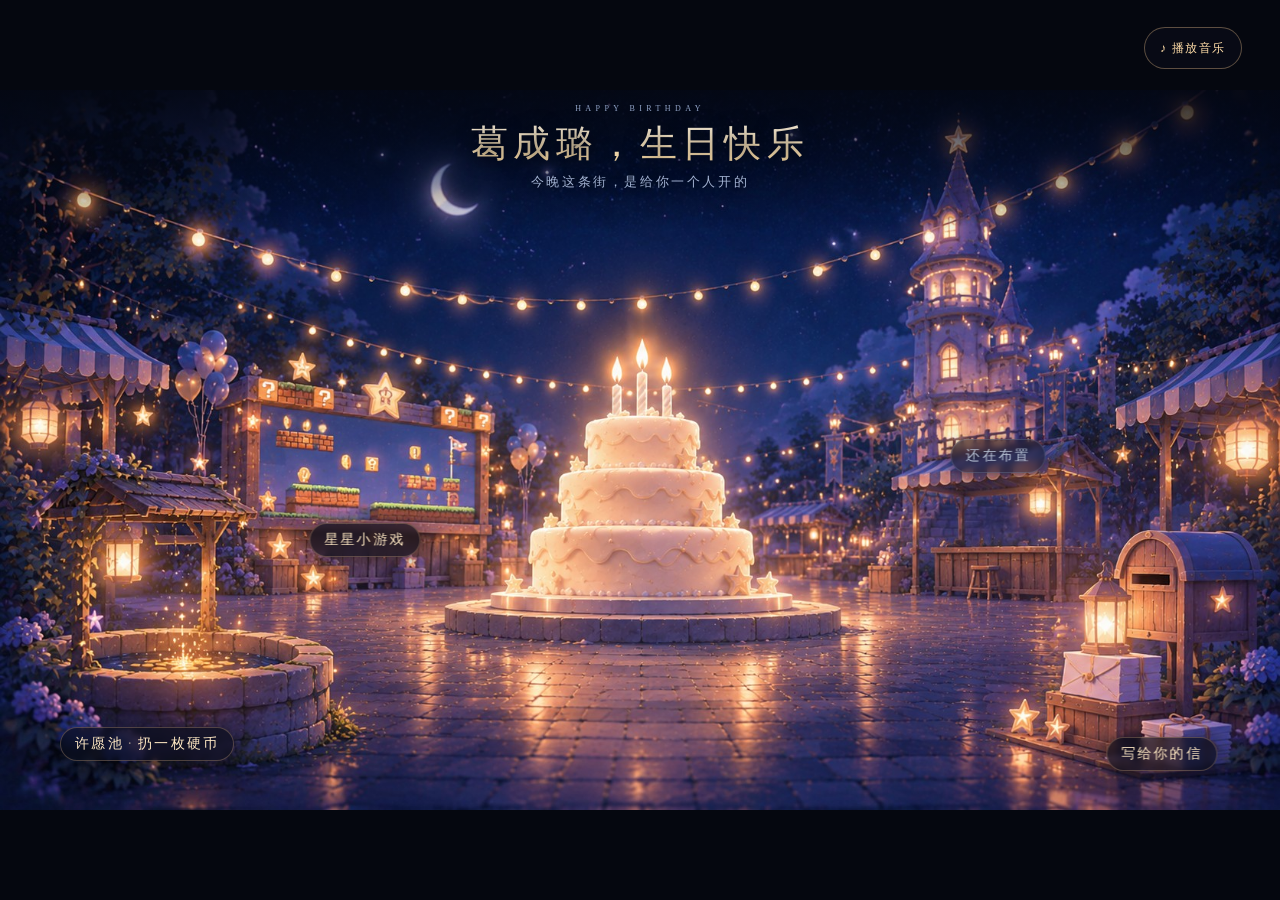
<file: home.html>
<!doctype html>
<html lang="zh-CN">
<head>
<meta charset="utf-8">
<meta name="viewport" content="width=device-width,initial-scale=1,viewport-fit=cover">
<title>给 葛成璐 的夜市</title>
<style>
  *{margin:0;padding:0;box-sizing:border-box;-webkit-tap-highlight-color:transparent}
  html,body{height:100%;background:#05070f;overflow:hidden}
  body{font-family:"Songti SC","STSong","Noto Serif SC",serif;color:#e8eefc;
       animation:pageIn .9s ease both}
  @keyframes pageIn{from{opacity:0}to{opacity:1}}

  #wrap{position:fixed;inset:0;display:flex;align-items:center;justify-content:center}
  #box{position:relative;width:min(100vw, calc(100vh * 16 / 9));
       height:min(100vh, calc(100vw * 9 / 16))}
  #box > img{width:100%;height:100%;display:block;object-fit:contain}

  #head{position:absolute;left:0;right:0;top:0;padding:1.6vh 4vw 4.5vh;text-align:center;
        background:linear-gradient(180deg,rgba(4,7,16,.86),rgba(4,7,16,.40) 58%,rgba(4,7,16,0));
        pointer-events:none;z-index:3}
  #head .k{font-size:clamp(8px,.62vw,11px);letter-spacing:.55em;color:#93a5c8}
  #head h1{margin-top:.6vh;font-size:clamp(19px,2.9vw,40px);font-weight:500;letter-spacing:.14em;
        text-shadow:0 2px 18px rgba(0,0,0,.75);
        background:linear-gradient(180deg,#fff7e6,#f0cd92);-webkit-background-clip:text;
        background-clip:text;color:transparent}
  #head .s{margin-top:.5vh;font-size:clamp(9px,1.05vw,13px);letter-spacing:.2em;color:#a3b3d2;
        text-shadow:0 1px 10px rgba(0,0,0,.8)}

  .hot{position:absolute;display:block;border-radius:14px;
       outline:1px solid transparent;outline-offset:0;
       transition:outline-color .28s,background .28s,box-shadow .28s;z-index:2}
  .hot:hover,.hot:active{outline-color:rgba(255,206,150,.5);background:rgba(255,190,120,.07);
       box-shadow:0 0 40px rgba(255,180,100,.18) inset}
  .hot .tag{position:absolute;left:50%;bottom:3.5%;transform:translateX(-50%);
       white-space:nowrap;font-size:clamp(9px,1.12vw,14px);letter-spacing:.16em;
       padding:.5em 1em;border-radius:999px;color:#ffe9c4;
       background:rgba(8,12,24,.66);border:1px solid rgba(255,206,150,.26);
       backdrop-filter:blur(3px);
       box-shadow:0 4px 18px rgba(0,0,0,.45);
       transition:background .28s,border-color .28s,color .28s}
  .hot:hover .tag{background:rgba(38,24,12,.88);border-color:rgba(255,214,160,.72);color:#fff4dc}
  .hot .tag i{font-style:normal;opacity:.55;padding:0 .3em}
  .hot.soon .tag{color:#b9c3d6;border-color:rgba(160,180,220,.22);background:rgba(8,12,24,.5)}

  #hint{display:none;margin-top:1.2vh;font-size:clamp(10px,2.9vw,13px);
        letter-spacing:.14em;color:#f0cd92;opacity:.85;
        text-shadow:0 1px 10px rgba(0,0,0,.8)}

  #list{display:none;position:absolute;left:0;right:0;bottom:0;z-index:4;
        padding:0 0 6.5vh;flex-direction:column;align-items:center;gap:2vh}
  #list a,#list div{width:min(72vw,340px);text-align:center;text-decoration:none;
        font-size:clamp(13px,3.9vw,17px);letter-spacing:.18em;color:#ffe9c4;
        padding:1.05em 0;border-radius:999px;background:rgba(10,14,26,.66);
        border:1px solid rgba(255,206,150,.28);backdrop-filter:blur(6px);
        box-shadow:0 6px 22px rgba(0,0,0,.42)}
  #list a:active{background:rgba(38,24,12,.9);border-color:rgba(255,214,160,.72)}
  #list div{color:#a9b4c8;border-color:rgba(160,180,220,.2)}

  @media (orientation: portrait){
    #box{width:100vw;height:100vh}
    #box > img{object-fit:cover;object-position:center 46%}
    .hot{display:none}
    #list{display:flex}
    #head{padding-top:3.4vh}
    #hint{display:block}
  }

  #music{position:fixed;right:max(14px,3vw);top:max(14px,3vh);width:42px;height:42px;
        border-radius:50%;display:none;align-items:center;justify-content:center;
        background:rgba(10,14,26,.6);border:1px solid rgba(255,206,150,.35);
        color:#ffdca8;font-size:17px;line-height:1;cursor:pointer;z-index:6;
        font-family:serif;-webkit-tap-highlight-color:transparent;
        transition:background .3s,border-color .3s,opacity .3s,transform .2s}
  #music:hover{background:rgba(30,20,10,.8);border-color:rgba(255,214,160,.7)}
  #music.on{display:flex}
  #music.hint{display:flex;width:auto;padding:0 15px;border-radius:999px;
        font-size:12px;letter-spacing:.12em;gap:4px;
        animation:pulse 2.4s ease-in-out infinite}
  #music.muted{opacity:.45}
  @keyframes pulse{0%,100%{box-shadow:0 0 0 0 rgba(255,206,150,.4)}
                   50%{box-shadow:0 0 0 13px rgba(255,206,150,0)}}

  #fade{position:fixed;inset:0;background:#05070f;opacity:0;pointer-events:none;
        transition:opacity .4s;z-index:9}
  #fade.on{opacity:1}
</style>
</head>
<body>
<div id="wrap"><div id="box">
  <img src="img/scene.jpg" alt="夜市">

  <a class="hot" href="wish.html"  style="left:0.5%;top:71%;width:22%;height:23%">
    <span class="tag">许愿池<i>·</i>扔一枚硬币</span>
  </a>
  <a class="hot" href="letter.html" style="left:82%;top:57%;width:17.5%;height:39%">
    <span class="tag">写给你的信</span>
  </a>
  <a class="hot" href="game.html"  style="left:15%;top:34%;width:27%;height:32%">
    <span class="tag">星星小游戏</span>
  </a>
  <div class="hot soon" style="left:67%;top:3%;width:22%;height:52%">
    <span class="tag">还在布置</span>
  </div>

  <nav id="list">
    <a href="wish.html">许 愿 池</a>
    <a href="letter.html">写 给 你 的 信</a>
    <a href="game.html">星 星 小 游 戏</a>
    <div>还 在 布 置</div>
  </nav>

  <div id="head">
    <p class="k">HAPPY BIRTHDAY</p>
    <h1>葛成璐，生日快乐</h1>
    <p class="s">今晚这条街，是给你一个人开的</p>
    <p id="hint">↻ 横过来看，整条街都在</p>
  </div>
</div></div>
<button id="music" title="音乐">♪</button>
<audio id="bgm" src="bgm/me-you-128.mp3" loop preload="none"></audio>
<div id="fade"></div>
<script>
(function(){
  var bgm = document.getElementById("bgm");
  var mbtn = document.getElementById("music");
  var inFrame = false;
  try { inFrame = (window.self !== window.top); } catch (e) { inFrame = true; }

  if (inFrame){
    /* 被开场页用 iframe 嵌进来时，音乐由外层统一播放，这里不重复放 */
    if (bgm && bgm.parentNode){ bgm.preload = "none"; bgm.removeAttribute("src"); bgm.parentNode.removeChild(bgm); }
    if (mbtn && mbtn.parentNode) mbtn.parentNode.removeChild(mbtn);
  } else {
    var playing = false, rampTimer = null;
    bgm.preload = "auto";
    try { bgm.load(); } catch (e) {}

    var ramp = function(to, ms){
      if (rampTimer) clearInterval(rampTimer);
      var from = bgm.volume, steps = Math.max(1, Math.round(ms / 50)), i = 0;
      rampTimer = setInterval(function(){
        i++;
        bgm.volume = Math.min(1, Math.max(0, from + (to - from) * (i / steps)));
        if (i >= steps){ clearInterval(rampTimer); rampTimer = null; bgm.volume = to; }
      }, 50);
    };
    var started = function(){ playing = true; mbtn.className = "on"; mbtn.title = "点击暂停音乐"; mbtn.textContent = "♪"; };
    var blocked = function(){ playing = false; mbtn.className = "hint"; mbtn.title = "点一下播放音乐"; mbtn.textContent = "♪ 播放音乐"; };
    var startBgm = function(){
      bgm.volume = 0;
      var p = bgm.play();
      if (p && p.then){
        p.then(function(){ started(); ramp(0.4, 2200); }).catch(blocked);
      } else { started(); ramp(0.4, 2200); }
    };
    startBgm();

    mbtn.addEventListener("click", function(){
      if (playing){
        bgm.pause(); playing = false; mbtn.className = "on muted"; mbtn.title = "点击播放音乐";
      } else {
        bgm.volume = 0;
        var p = bgm.play();
        if (p && p.then){
          p.then(function(){ started(); ramp(0.4, 900); }).catch(blocked);
        } else { started(); ramp(0.4, 900); }
      }
    });
  }

  var links = document.querySelectorAll("a.hot, #list a");
  for (var i = 0; i < links.length; i++){
    (function(a){
      a.addEventListener("click", function(e){
        e.preventDefault();
        var href = a.getAttribute("href");
        var fade = document.getElementById("fade");
        fade.classList.add("on");
        if (!inFrame && typeof ramp === "function") ramp(0, 260);
        setTimeout(function(){ location.href = href; }, 380);
        /* 兜底：万一这次跳转被浏览器掐掉（偶发 ERR_ABORTED），别把人晾在全黑里 */
        setTimeout(function(){
          if (document.getElementById("fade") && document.getElementById("fade").classList.contains("on")){
            location.href = href;
          }
        }, 2600);
      });
    })(links[i]);
  }

  /* 鼠标移到小游戏上就把曲子先拉下来，点开不卡 */
  (function(){
    var gl = null, all = document.querySelectorAll('a[href="game.html"]');
    for (var k = 0; k < all.length; k++){ (function(el){ if (gl) return; gl = el; })(all[k]); }
    if (!gl) return;
    var warm = false;
    gl.addEventListener("mouseenter", function(){
      if (warm) return;
      warm = true;
      try { var w = new Audio(); w.preload = "auto"; w.src = "bgm/fangcaodi.mp3?v=2"; } catch (e) {}
    });
  })();
})();
</script>
</body>
</html>
</file>
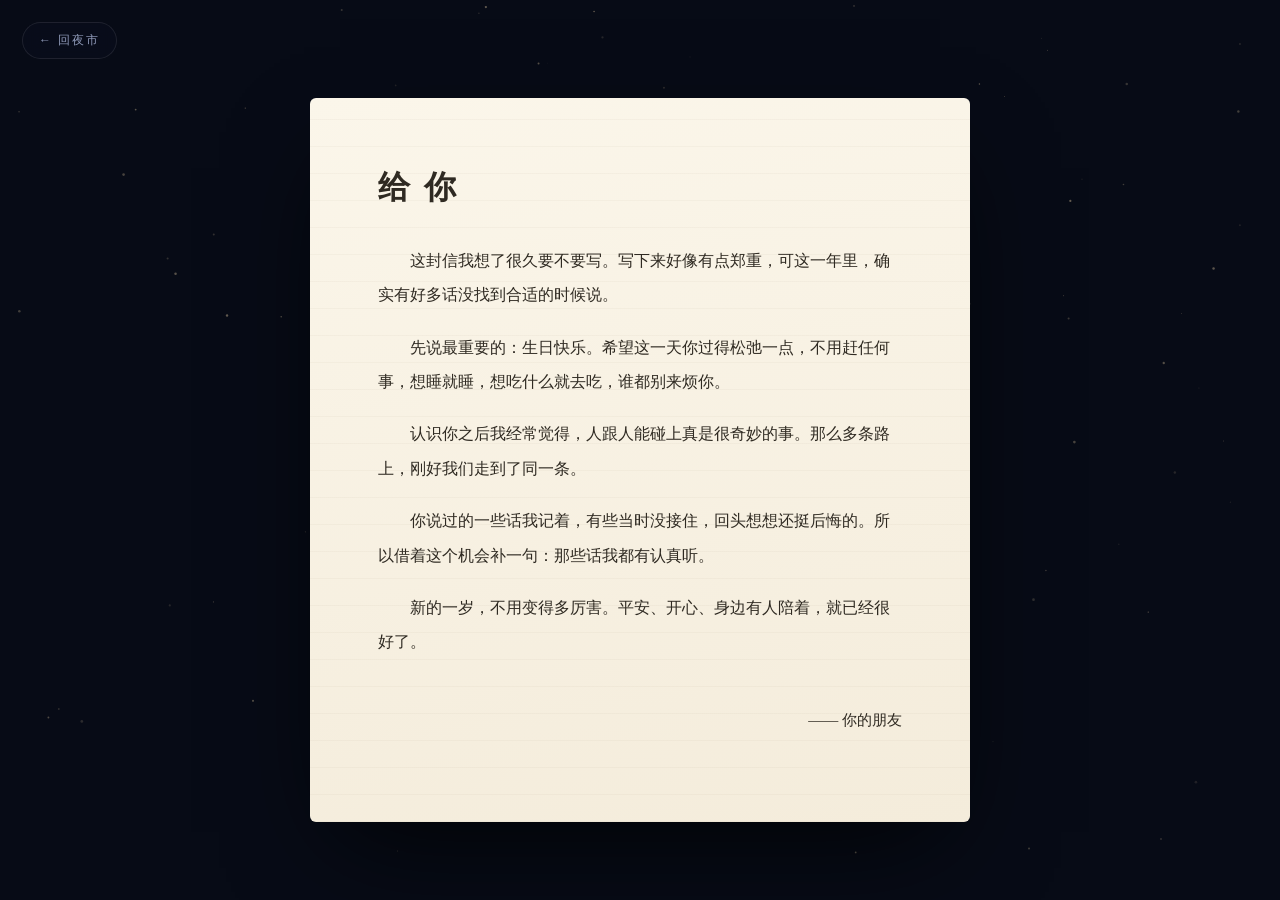
<file: letter.html>
<!doctype html>
<html lang="zh-CN">
<head>
<meta charset="utf-8">
<meta name="viewport" content="width=device-width,initial-scale=1">
<title>写给你的信</title>
<link rel="stylesheet" href="style.css">
</head>
<body>
<canvas id="sky"></canvas>
<a class="back" href="home.html">← 回夜市</a>

<div class="letter-stage">
  <article class="paper">
    <h1>给 你</h1>
    <p>这封信我想了很久要不要写。写下来好像有点郑重，可这一年里，确实有好多话没找到合适的时候说。</p>
    <p>先说最重要的：生日快乐。希望这一天你过得松弛一点，不用赶任何事，想睡就睡，想吃什么就去吃，谁都别来烦你。</p>
    <p>认识你之后我经常觉得，人跟人能碰上真是很奇妙的事。那么多条路上，刚好我们走到了同一条。</p>
    <p>你说过的一些话我记着，有些当时没接住，回头想想还挺后悔的。所以借着这个机会补一句：那些话我都有认真听。</p>
    <p>新的一岁，不用变得多厉害。平安、开心、身边有人陪着，就已经很好了。</p>
    <p class="sign">—— 你的朋友</p>
  </article>
</div>

<script>
(function(){
  var c = document.getElementById('sky'), x = c.getContext('2d');
  var W = 0, H = 0, dpr = Math.min(devicePixelRatio || 1, 2), dots = [];
  function resize(){
    W = c.width = innerWidth * dpr; H = c.height = innerHeight * dpr;
    c.style.width = innerWidth + 'px'; c.style.height = innerHeight + 'px';
    dots = [];
    var n = Math.round((innerWidth * innerHeight) / 14000);
    for (var i = 0; i < n; i++) dots.push({x:Math.random()*W, y:Math.random()*H, r:(Math.random()*1.1+.3)*dpr, a:Math.random()*.35+.1});
  }
  function draw(){
    x.clearRect(0,0,W,H);
    for (var i=0;i<dots.length;i++){
      var d = dots[i];
      x.beginPath(); x.arc(d.x,d.y,d.r,0,6.2832);
      x.fillStyle = 'rgba(240,214,170,' + d.a + ')'; x.fill();
    }
  }
  addEventListener('resize', function(){ resize(); draw(); });
  resize(); draw();
})();
</script>
</body>
</html>
</file>
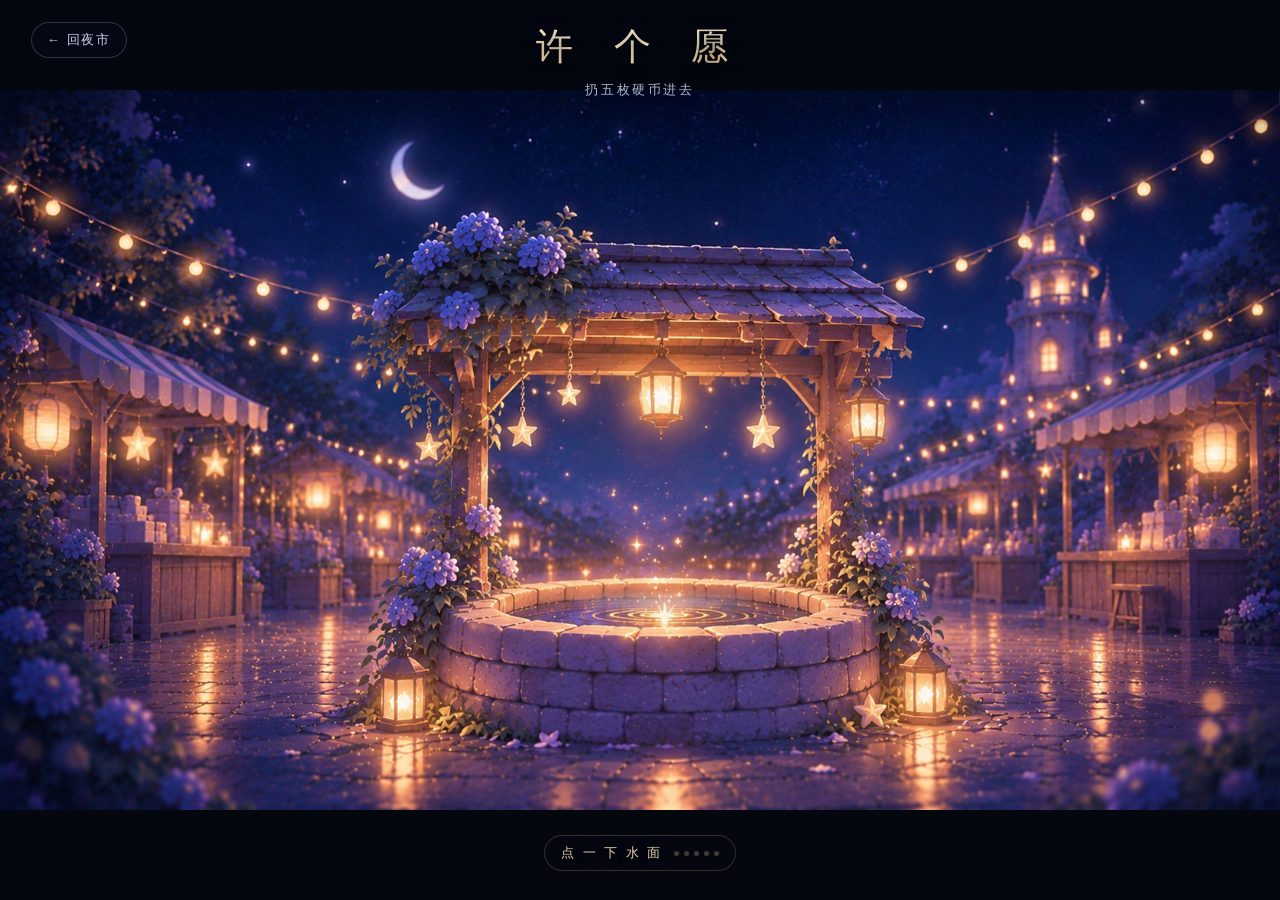
<file: wish.html>
<!doctype html>
<html lang="zh-CN">
<head>
<meta charset="utf-8">
<meta name="viewport" content="width=device-width,initial-scale=1,viewport-fit=cover">
<title>许 个 愿</title>
<style>
  *{margin:0;padding:0;box-sizing:border-box;-webkit-tap-highlight-color:transparent}
  html,body{height:100%;background:#05070f;overflow:hidden}
  body{font-family:"Songti SC","STSong","Noto Serif SC",serif;color:#e8eefc;
       animation:pageIn .9s ease both;user-select:none}
  @keyframes pageIn{from{opacity:0}to{opacity:1}}

  #wrap{position:fixed;inset:0;display:flex;align-items:center;justify-content:center}
  #box{position:relative;width:min(100vw, calc(100vh * 16 / 9));
       height:min(100vh, calc(100vw * 9 / 16));cursor:pointer}
  #box > img{width:100%;height:100%;display:block;object-fit:contain;pointer-events:none}
  #fx{position:absolute;inset:0;overflow:hidden;pointer-events:none}
  #stage{position:absolute;inset:0;overflow:hidden;pointer-events:none}

  /* 金币 */
  .coin{position:absolute;width:26px;height:26px;border-radius:50%;
        margin:-13px 0 0 -13px;left:0;top:0;opacity:0;
        background:radial-gradient(circle at 34% 28%,#fff6d0,#eec25c 55%,#8f5c15);
        box-shadow:0 0 16px rgba(255,206,120,1),0 0 5px rgba(255,255,255,.9);
        transition:transform .62s cubic-bezier(.4,.02,.6,.98),opacity .62s}
  .coin::after{content:"";position:absolute;left:50%;top:50%;width:9px;height:9px;
        margin:-4.5px 0 0 -4.5px;border-radius:50%;
        border:1.4px solid rgba(150,95,25,.55)}

  /* 涟漪 */
  .ripple{position:absolute;border-radius:50%;margin:0;
        border:2px solid rgba(255,236,196,.95);
        box-shadow:0 0 12px rgba(255,214,150,.7),inset 0 0 10px rgba(255,214,150,.5);
        transform:translate(-50%,-50%) scale(.14);opacity:1;
        animation:rip 1.9s cubic-bezier(.12,.7,.3,1) forwards}
  @keyframes rip{ to{ transform:translate(-50%,-50%) scale(1); opacity:0 } }

  /* 水花：一圈白光 + 飞起的水珠 */
  .flash{position:absolute;border-radius:50%;transform:translate(-50%,-50%) scale(.3);
        background:radial-gradient(circle,rgba(255,246,220,.95),rgba(255,220,160,.5) 45%,rgba(255,210,150,0) 72%);
        animation:fl .5s ease-out forwards}
  @keyframes fl{ to{ opacity:0; transform:translate(-50%,-50%) scale(1.9) } }

  .drop{position:absolute;width:4px;height:4px;border-radius:50%;margin:-2px 0 0 -2px;
        background:#fff8e2;box-shadow:0 0 7px rgba(255,235,190,1);
        animation:dr 1s cubic-bezier(.25,.6,.4,1) forwards}
  @keyframes dr{
    0%{ opacity:1; transform:translate(0,0) scale(1) }
    52%{ opacity:1; transform:translate(var(--dx),var(--dy)) scale(.95) }
    100%{ opacity:0; transform:translate(calc(var(--dx) * 1.55), 16px) scale(.6) }
  }

  /* 爱心 */
  .heart{position:absolute;transform:translate(-50%,-50%);line-height:1;
        --wx:0px; --hy:210px;
        color:#ff9fc4;text-shadow:0 0 15px rgba(255,110,165,.95),0 0 36px rgba(255,90,150,.5);
        animation:up 2.9s cubic-bezier(.2,.5,.3,1) forwards}
  @keyframes up{
    0%{ opacity:0; transform:translate(-50%,-50%) scale(.35) }
    15%{ opacity:1; transform:translate(calc(-50% + var(--wx) * .18), calc(-50% - var(--hy) * .12)) scale(1.06) }
    68%{ opacity:.94; transform:translate(calc(-50% + var(--wx) * .78), calc(-50% - var(--hy) * .74)) scale(1) }
    100%{ opacity:0; transform:translate(calc(-50% + var(--wx)), calc(-50% - var(--hy))) scale(1.12) }
  }

  /* 井口的光晕（攒满时用） */
  .glow{position:absolute;border-radius:50%;transform:translate(-50%,-50%);
        background:radial-gradient(circle,rgba(255,244,214,.9),rgba(255,206,150,.34) 42%,rgba(255,190,120,0) 70%);
        animation:gl 2.4s ease-out forwards}
  @keyframes gl{
    0%{ opacity:0; transform:translate(-50%,-50%) scale(.4) }
    22%{ opacity:1; transform:translate(-50%,-50%) scale(1) }
    100%{ opacity:0; transform:translate(-50%,-50%) scale(1.5) }
  }

  #head{position:absolute;left:0;right:0;top:0;padding:2.4vh 4vw 5vh;text-align:center;
        background:linear-gradient(180deg,rgba(4,7,16,.86),rgba(4,7,16,.34) 62%,rgba(4,7,16,0));
        pointer-events:none;z-index:3}
  #head h1{font-size:clamp(20px,2.9vw,38px);font-weight:500;letter-spacing:.42em;
        text-shadow:0 2px 18px rgba(0,0,0,.8);
        background:linear-gradient(180deg,#fff7e6,#f0cd92);-webkit-background-clip:text;
        background-clip:text;color:transparent}
  #head p{margin-top:1vh;font-size:clamp(10px,1.05vw,13px);letter-spacing:.2em;color:#a9b9d6;
        text-shadow:0 1px 10px rgba(0,0,0,.85)}

  #back{position:fixed;left:max(14px,2.4vw);top:max(14px,2.4vh);z-index:6;
        display:inline-flex;align-items:center;gap:.4em;text-decoration:none;
        font-size:clamp(11px,1.05vw,13px);letter-spacing:.14em;color:#c6d2ea;
        padding:.62em 1.15em;border-radius:999px;
        background:rgba(8,12,24,.55);border:1px solid rgba(180,200,240,.22);
        backdrop-filter:blur(4px);transition:.28s}
  #back:hover{color:#fff;border-color:rgba(214,228,255,.6);background:rgba(20,28,48,.8)}

  #tip{position:absolute;left:50%;bottom:3.2vh;transform:translateX(-50%);
       display:flex;align-items:center;gap:.85em;white-space:nowrap;z-index:3;
       pointer-events:none;font-size:clamp(10px,1.05vw,13px);letter-spacing:.2em;
       color:#e6d3ac;padding:.62em 1.25em;border-radius:999px;
       background:rgba(6,9,18,.58);border:1px solid rgba(255,206,150,.2);
       backdrop-filter:blur(3px);text-shadow:0 1px 10px rgba(0,0,0,.9);
       transition:color .4s,border-color .4s}
  /* 井底沉着的硬币 */
  .bcoin{position:absolute;width:15px;height:15px;border-radius:50%;
        transform:translate(-50%,-50%) scale(.3);opacity:0;
        background:radial-gradient(circle at 36% 30%,#fff0bc,#dcab48 60%,#7d4f12);
        box-shadow:0 0 9px rgba(255,200,110,.8);
        transition:opacity .55s ease,transform .55s cubic-bezier(.2,1.4,.4,1)}
  .bcoin.on{opacity:.92;transform:translate(-50%,-50%) scale(1)}

  /* 廊架上的星灯 / 灯笼，投一枚亮一个 */
  .lan{position:absolute;width:58px;height:58px;border-radius:50%;
      transform:translate(-50%,-50%) scale(.7);opacity:0;pointer-events:none;
      background:radial-gradient(circle,rgba(255,242,200,.95),rgba(255,208,140,.42) 46%,rgba(255,190,110,0) 74%);
      transition:opacity .9s ease,transform .9s ease;filter:blur(1px)}
  .lan.on{opacity:1;transform:translate(-50%,-50%) scale(1);
      animation:lanPulse 3s ease-in-out infinite}
  @keyframes lanPulse{
    0%,100%{ transform:translate(-50%,-50%) scale(1) }
    50%{ transform:translate(-50%,-50%) scale(1.14) }
  }

  /* 水里的月光倒影 */
  #moon{position:absolute;width:15%;height:3.2%;border-radius:50%;
      transform:translate(-50%,-50%);pointer-events:none;
      background:radial-gradient(ellipse,rgba(226,240,255,.46),rgba(198,218,255,.14) 54%,rgba(190,210,255,0) 78%);
      filter:blur(2.5px);transition:transform .2s ease;
      animation:moonBreath 6.5s ease-in-out infinite}
  @keyframes moonBreath{
    0%,100%{ opacity:.62 }
    50%{ opacity:.9 }
  }

  #dots{display:flex;gap:5px}
  .dot{width:5px;height:5px;border-radius:50%;background:rgba(230,211,172,.26);
       transition:background .4s,box-shadow .4s,transform .3s}
  .dot.on{background:#ffd98a;box-shadow:0 0 9px rgba(255,205,120,.95);transform:scale(1.15)}
</style>
</head>
<body>
<div id="wrap"><div id="box">
  <img src="img/wish.jpg" alt="许愿池">
  <div id="fx"></div>
  <div id="stage"></div>
</div></div>

<div id="head">
  <h1>许 个 愿</h1>
  <p>扔五枚硬币进去</p>
</div>

<a id="back" href="home.html">← 回夜市</a>
<div id="tip"><span id="tiptext">点 一 下 水 面</span><span id="dots"></span></div>

<script>
(function(){
  var box = document.getElementById("box");
  var fx = document.getElementById("fx");
  var tip = document.getElementById("tip");
  var tipText = document.getElementById("tiptext");
  var dotsEl = document.getElementById("dots");

  var NEED = 5;
  var thrown = 0;
  var busy = false;

  /* 廊架上的五个暖光点（三颗星灯 + 两盏地灯） */
  var LANT = [[33.0, 49.3], [39.8, 49.6], [58.4, 48.8], [28.5, 90.2], [74.8, 90.4]];
  /* 沉在井底的硬币位置 */
  var BCOIN = [[46.2, 71.4], [54.6, 72.4], [49.0, 73.2], [57.0, 70.9], [51.0, 70.3]];

  var stage = document.getElementById("stage");
  var lantEls = [], coinEls = [];

  LANT.forEach(function(p){
    var el = document.createElement("span");
    el.className = "lan";
    el.style.left = p[0] + "%";
    el.style.top = p[1] + "%";
    stage.appendChild(el);
    lantEls.push(el);
  });

  var moonEl = document.createElement("div");
  moonEl.id = "moon";
  moonEl.style.left = "51.8%";
  moonEl.style.top = "71.1%";
  stage.appendChild(moonEl);

  BCOIN.forEach(function(p){
    var el = document.createElement("span");
    el.className = "bcoin";
    el.style.left = p[0] + "%";
    el.style.top = p[1] + "%";
    stage.appendChild(el);
    coinEls.push(el);
  });

  function wobbleMoon(){
    var seq = [
      ["translate(-50%,-50%) scale(1.4,.82)", 0],
      ["translate(-50%,-50%) scale(.9,1.08)", 170],
      ["translate(-50%,-50%) scale(1.08,.95)", 340],
      ["translate(-50%,-50%) scale(1)", 540]
    ];
    seq.forEach(function(s){
      setTimeout(function(){ moonEl.style.transform = s[0]; }, s[1]);
    });
  }

  function lightUp(n){
    if (lantEls[n - 1]) lantEls[n - 1].classList.add("on");
    if (coinEls[n - 1]) coinEls[n - 1].classList.add("on");
    wobbleMoon();
  }

  function resetLamps(){
    lantEls.forEach(function(el){ el.classList.remove("on"); });
    coinEls.forEach(function(el){ el.classList.remove("on"); });
  }

  /* 水面中心（相对舞台的百分比） */
  var CX = 0.518, CY = 0.718;

  /* 五个小圆点 */
  var dots = [];
  for (var i = 0; i < NEED; i++){
    var d = document.createElement("span");
    d.className = "dot";
    dotsEl.appendChild(d);
    dots.push(d);
  }

  function make(cls){
    var el = document.createElement("div");
    el.className = cls;
    return el;
  }

  /* ---------- 声音：现场合成的落水声 ---------- */
  var actx = null;
  function audio(){
    if (!actx){
      try { actx = new (window.AudioContext || window.webkitAudioContext)(); } catch (e) { return null; }
    }
    if (actx.state === "suspended"){ try { actx.resume(); } catch (e) {} }
    return actx;
  }

  function splashSound(strong){
    var a = audio();
    if (!a) return;
    var t = a.currentTime;

    var o = a.createOscillator(), g = a.createGain();
    o.type = "sine";
    o.frequency.setValueAtTime(strong ? 300 : 430, t);
    o.frequency.exponentialRampToValueAtTime(strong ? 90 : 150, t + (strong ? 0.3 : 0.19));
    g.gain.setValueAtTime(strong ? 0.3 : 0.2, t);
    g.gain.exponentialRampToValueAtTime(0.001, t + (strong ? 0.42 : 0.3));
    o.connect(g); g.connect(a.destination);
    o.start(t); o.stop(t + 0.45);

    var len = Math.floor(a.sampleRate * (strong ? 0.42 : 0.26));
    var buf = a.createBuffer(1, len, a.sampleRate);
    var ch = buf.getChannelData(0);
    for (var n = 0; n < len; n++){
      ch[n] = (Math.random() * 2 - 1) * Math.pow(1 - n / len, 2.6);
    }
    var src = a.createBufferSource(); src.buffer = buf;
    var bp = a.createBiquadFilter();
    bp.type = "bandpass"; bp.frequency.value = strong ? 2100 : 2700; bp.Q.value = 1.1;
    var g2 = a.createGain();
    g2.gain.setValueAtTime(strong ? 0.17 : 0.1, t + 0.015);
    g2.gain.exponentialRampToValueAtTime(0.001, t + (strong ? 0.4 : 0.24));
    src.connect(bp); bp.connect(g2); g2.connect(a.destination);
    src.start(t + 0.015);
  }

  /* 攒满时的一小段上扬音 */
  function chimeSound(){
    var a = audio();
    if (!a) return;
    var t = a.currentTime;
    [523.25, 659.25, 783.99, 1046.5].forEach(function(f, i){
      var o = a.createOscillator(), g = a.createGain();
      o.type = "sine";
      o.frequency.setValueAtTime(f, t + i * 0.11);
      g.gain.setValueAtTime(0, t + i * 0.11);
      g.gain.linearRampToValueAtTime(0.075, t + i * 0.11 + 0.03);
      g.gain.exponentialRampToValueAtTime(0.001, t + i * 0.11 + 0.9);
      o.connect(g); g.connect(a.destination);
      o.start(t + i * 0.11); o.stop(t + i * 0.11 + 1);
    });
  }

  /* ---------- 画面 ---------- */
  function splash(cx, cy, strong){
    var flash = make("flash");
    var fz = strong ? 150 : 92;
    flash.style.width = fz + "px";
    flash.style.height = fz * 0.44 + "px";
    flash.style.left = cx + "px";
    flash.style.top = cy + "px";
    fx.appendChild(flash);
    setTimeout(function(){ if (flash.parentNode) flash.parentNode.removeChild(flash); }, 600);

    var rings = strong ? 4 : 3;
    for (var i = 0; i < rings; i++){
      (function(i){
        setTimeout(function(){
          var r = make("ripple");
          var size = (strong ? 70 : 54) + i * (strong ? 52 : 40);
          r.style.width = size + "px";
          r.style.height = size * 0.42 + "px";
          r.style.left = (cx + (Math.random() - 0.5) * 8) + "px";
          r.style.top = (cy + (Math.random() - 0.5) * 4) + "px";
          fx.appendChild(r);
          setTimeout(function(){ if (r.parentNode) r.parentNode.removeChild(r); }, 2000);
        }, i * 170);
      })(i);
    }

    var drops = strong ? 18 : 12;
    for (var k = 0; k < drops; k++){
      (function(k){
        var s = make("drop");
        var spread = strong ? 105 : 74;
        s.style.left = cx + "px";
        s.style.top = cy + "px";
        s.style.setProperty("--dx", ((Math.random() - 0.5) * spread) + "px");
        s.style.setProperty("--dy", (-16 - Math.random() * (strong ? 78 : 52)) + "px");
        s.style.animationDelay = (Math.random() * 0.1) + "s";
        var sz = 2.6 + Math.random() * 2.6;
        s.style.width = sz + "px"; s.style.height = sz + "px";
        fx.appendChild(s);
        setTimeout(function(){ if (s.parentNode) s.parentNode.removeChild(s); }, 1200);
      })(k);
    }
  }

  function heartAt(cx, cy, delay, size, drift, rise){
    setTimeout(function(){
      var h = make("heart");
      h.textContent = "♥";
      h.style.left = (cx + (Math.random() - 0.5) * 150) + "px";
      h.style.top = (cy + (Math.random() - 0.5) * 16) + "px";
      h.style.fontSize = size + "px";
      h.style.setProperty("--wx", drift + "px");
      h.style.setProperty("--hy", rise + "px");
      h.style.animationDuration = (2.8 + Math.random() * 1.2) + "s";
      if (Math.random() < 0.3) h.style.color = "#ffb8d8";
      if (Math.random() < 0.18) h.style.color = "#ffd6a0";
      fx.appendChild(h);
      setTimeout(function(){ if (h.parentNode) h.parentNode.removeChild(h); }, 4600);
    }, delay);
  }

  /* 五枚攒满：井口亮起来，一段爱心升上来 */
  function bigWish(cx, cy){
    var glow = make("glow");
    glow.style.width = "270px";
    glow.style.height = "150px";
    glow.style.left = cx + "px";
    glow.style.top = cy + "px";
    fx.appendChild(glow);
    setTimeout(function(){ if (glow.parentNode) glow.parentNode.removeChild(glow); }, 2600);

    for (var i = 0; i < 18; i++){
      heartAt(cx, cy, 100 + i * 95, 16 + Math.random() * 17,
              (Math.random() - 0.5) * 190, 150 + Math.random() * 160);
    }
    for (var k = 0; k < 22; k++){
      (function(k){
        setTimeout(function(){
          var s = make("drop");
          s.style.left = (cx + (Math.random() - 0.5) * 120) + "px";
          s.style.top = cy + "px";
          s.style.setProperty("--dx", ((Math.random() - 0.5) * 60) + "px");
          s.style.setProperty("--dy", (-40 - Math.random() * 90) + "px");
          s.style.background = "rgba(255,232,180,.95)";
          fx.appendChild(s);
          setTimeout(function(){ if (s.parentNode) s.parentNode.removeChild(s); }, 1300);
        }, k * 60);
      })(k);
    }

    chimeSound();
  }

  function updateTip(){
    if (thrown === 0){ tipText.textContent = "点 一 下 水 面"; }
    else if (thrown >= NEED){ tipText.textContent = "愿 望 已 收 下"; }
    else { tipText.textContent = "还 差 " + (NEED - thrown) + " 枚"; }
    for (var i = 0; i < NEED; i++){
      if (i < thrown) dots[i].classList.add("on");
      else dots[i].classList.remove("on");
    }
  }

  function throwCoin(px, py){
    if (busy) return;
    var w = box.clientWidth, h = box.clientHeight;
    var cx = w * CX, cy = h * CY;

    var coin = make("coin");
    coin.style.left = px + "px";
    coin.style.top = py + "px";
    fx.appendChild(coin);

    requestAnimationFrame(function(){
      requestAnimationFrame(function(){
        coin.style.opacity = "1";
        coin.style.transform = "translate(" + (cx - px) + "px," + (cy - py) + "px) scale(.5) rotate(220deg)";
      });
    });

    setTimeout(function(){
      if (coin.parentNode) coin.parentNode.removeChild(coin);

      thrown++;
      if (thrown > NEED) thrown = NEED;
      updateTip();
      lightUp(thrown);

      var last = (thrown >= NEED);
      splash(cx, cy, last);
      splashSound(last);

      if (last){
        busy = true;
        bigWish(cx, cy);
        setTimeout(function(){
          thrown = 0;
          busy = false;
          updateTip();
          resetLamps();
          tipText.textContent = "可 以 再 许 一 次";
          setTimeout(function(){
            if (!busy && thrown === 0) tipText.textContent = "点 一 下 水 面";
          }, 3400);
        }, 3800);
      }
    }, 660);
  }

  box.addEventListener("click", function(e){
    var rect = box.getBoundingClientRect();
    throwCoin(e.clientX - rect.left, e.clientY - rect.top);
  });

  box.addEventListener("touchstart", function(e){
    if (e.touches.length !== 1) return;
    var rect = box.getBoundingClientRect();
    var t = e.touches[0];
    throwCoin(t.clientX - rect.left, t.clientY - rect.top);
  }, { passive: true });

  updateTip();
})();
</script>
</body>
</html>
</file>
<file: style.css>
:root{
  --ink:#0a0f1e; --panel:#111a34; --gold:#f0c987; --gold2:#e8a85c;
  --text:#e8eaf2; --muted:#8f9ab8;
}
*{margin:0;padding:0;box-sizing:border-box}
html,body{height:100%}
body{
  background:#070b16; color:var(--text);
  font-family:-apple-system,"PingFang SC","Microsoft YaHei",sans-serif;
  -webkit-font-smoothing:antialiased; overflow-x:hidden;
}
#sky{position:fixed;inset:0;z-index:0;pointer-events:none}
.wrap{position:relative;z-index:1}

/* ---------- hero ---------- */
.hero{
  min-height:78vh; display:flex; flex-direction:column;
  align-items:center; justify-content:center; text-align:center;
  padding:8vh 24px 4vh;
}
.kicker{
  font-size:12px; letter-spacing:.42em; color:var(--muted);
  text-transform:uppercase; margin-bottom:26px;
}
.hero h1{
  font-family:"Songti SC","Noto Serif SC",Georgia,serif;
  font-size:clamp(52px,13vw,128px);
  font-weight:600; letter-spacing:.08em; line-height:1;
  background:linear-gradient(180deg,#fff8e8 0%,var(--gold) 55%,var(--gold2) 100%);
  -webkit-background-clip:text; background-clip:text; color:transparent;
  text-shadow:0 0 60px rgba(240,201,135,.18);
}
.hero .sub{margin-top:26px;font-size:15px;color:var(--muted);letter-spacing:.24em}
.hero .line{
  width:1px;height:74px;margin-top:44px;
  background:linear-gradient(180deg,transparent,var(--gold),transparent);
  opacity:.5;animation:drip 2.6s ease-in-out infinite;
}
@keyframes drip{0%,100%{transform:scaleY(.35);opacity:.25}50%{transform:scaleY(1);opacity:.65}}

/* ---------- entries ---------- */
.entries{
  max-width:1000px;margin:0 auto;padding:0 24px 14vh;
  display:grid;grid-template-columns:repeat(2,1fr);gap:18px;
}
.card{
  position:relative;display:block;padding:38px 32px 34px;
  background:linear-gradient(160deg,rgba(22,32,60,.72),rgba(12,18,36,.72));
  border:1px solid rgba(240,201,135,.14); border-radius:18px;
  text-decoration:none;color:inherit;overflow:hidden;
  transition:transform .45s cubic-bezier(.2,.8,.2,1),border-color .45s,box-shadow .45s;
}
.card::after{
  content:"";position:absolute;inset:0;
  background:radial-gradient(420px 220px at var(--mx,50%) var(--my,0%),rgba(240,201,135,.12),transparent 65%);
  opacity:0;transition:opacity .45s;
}
.card:hover{transform:translateY(-6px);border-color:rgba(240,201,135,.42);box-shadow:0 24px 60px -20px rgba(0,0,0,.8)}
.card:hover::after{opacity:1}
.card .num{font-size:11px;letter-spacing:.3em;color:var(--gold);opacity:.75}
.card h2{
  margin:16px 0 10px;font-size:23px;font-weight:500;
  font-family:"Songti SC","Noto Serif SC",Georgia,serif;letter-spacing:.05em;
}
.card p{font-size:13px;color:var(--muted);line-height:1.75}
.card .go{
  margin-top:24px;font-size:12px;color:var(--gold);letter-spacing:.18em;
  display:flex;align-items:center;gap:8px;
}
.card .go span{transition:transform .35s}
.card:hover .go span{transform:translateX(5px)}

footer{
  text-align:center;padding:0 24px 56px;
  font-size:11px;color:#4d5773;letter-spacing:.24em;
}

/* ---------- letter ---------- */
.back{
  position:fixed;top:22px;left:22px;z-index:9;
  font-size:12px;letter-spacing:.16em;color:var(--muted);
  text-decoration:none;padding:9px 16px;border-radius:999px;
  border:1px solid rgba(255,255,255,.09);background:rgba(10,15,30,.5);
  backdrop-filter:blur(10px);transition:.3s;
}
.back:hover{color:var(--gold);border-color:rgba(240,201,135,.4)}
.letter-stage{
  min-height:100vh;display:flex;align-items:center;justify-content:center;
  padding:90px 20px 70px;
}
.paper{
  position:relative;width:min(660px,100%);
  background:linear-gradient(170deg,#fbf6ea,#f4ecdb);
  color:#2f2a22;border-radius:6px;padding:clamp(34px,6vw,68px);
  box-shadow:0 40px 100px -30px rgba(0,0,0,.85);
}
.paper::before{
  content:"";position:absolute;inset:0;pointer-events:none;border-radius:6px;
  background:
    repeating-linear-gradient(0deg,rgba(120,100,70,.045) 0 1px,transparent 1px 27px);
}
.paper h1{
  font-family:"Songti SC","Noto Serif SC",Georgia,serif;
  font-size:clamp(24px,4vw,32px);font-weight:600;letter-spacing:.1em;
  margin-bottom:34px;
}
.paper p{
  font-family:"Songti SC","Noto Serif SC",Georgia,serif;
  font-size:16px;line-height:2.15;text-indent:2em;margin-bottom:18px;
  opacity:0;transform:translateY(12px);
  animation:rise .9s cubic-bezier(.2,.8,.2,1) forwards;
}
.paper p:nth-of-type(1){animation-delay:.15s}
.paper p:nth-of-type(2){animation-delay:.45s}
.paper p:nth-of-type(3){animation-delay:.75s}
.paper p:nth-of-type(4){animation-delay:1.05s}
.paper p:nth-of-type(5){animation-delay:1.35s}
@keyframes rise{to{opacity:1;transform:none}}
.sign{
  margin-top:44px;text-align:right;text-indent:0!important;
  font-size:15px!important;opacity:0;animation:rise .9s ease forwards;
  animation-delay:1.65s;
}

@media(max-width:720px){
  .entries{grid-template-columns:1fr;gap:14px}
  .card{padding:30px 24px 28px}
  .hero{min-height:70vh}
}
</file>
